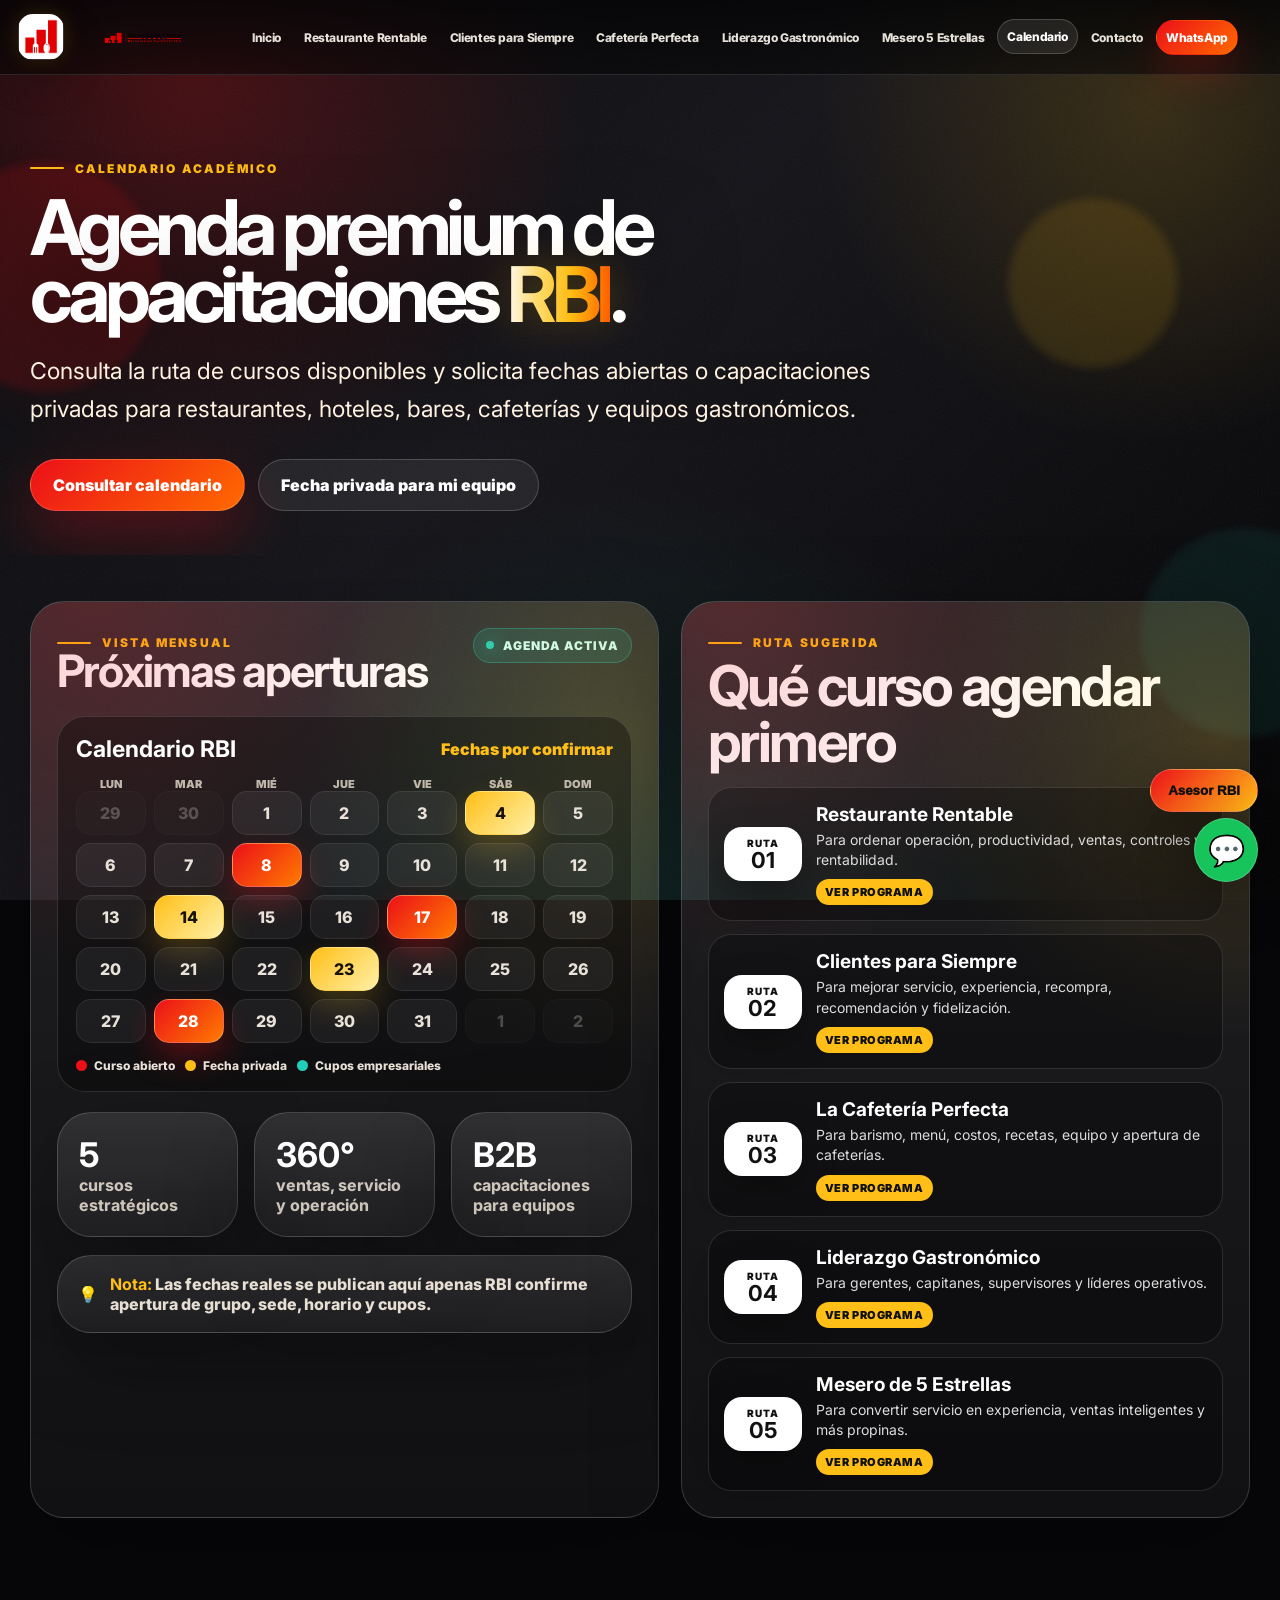
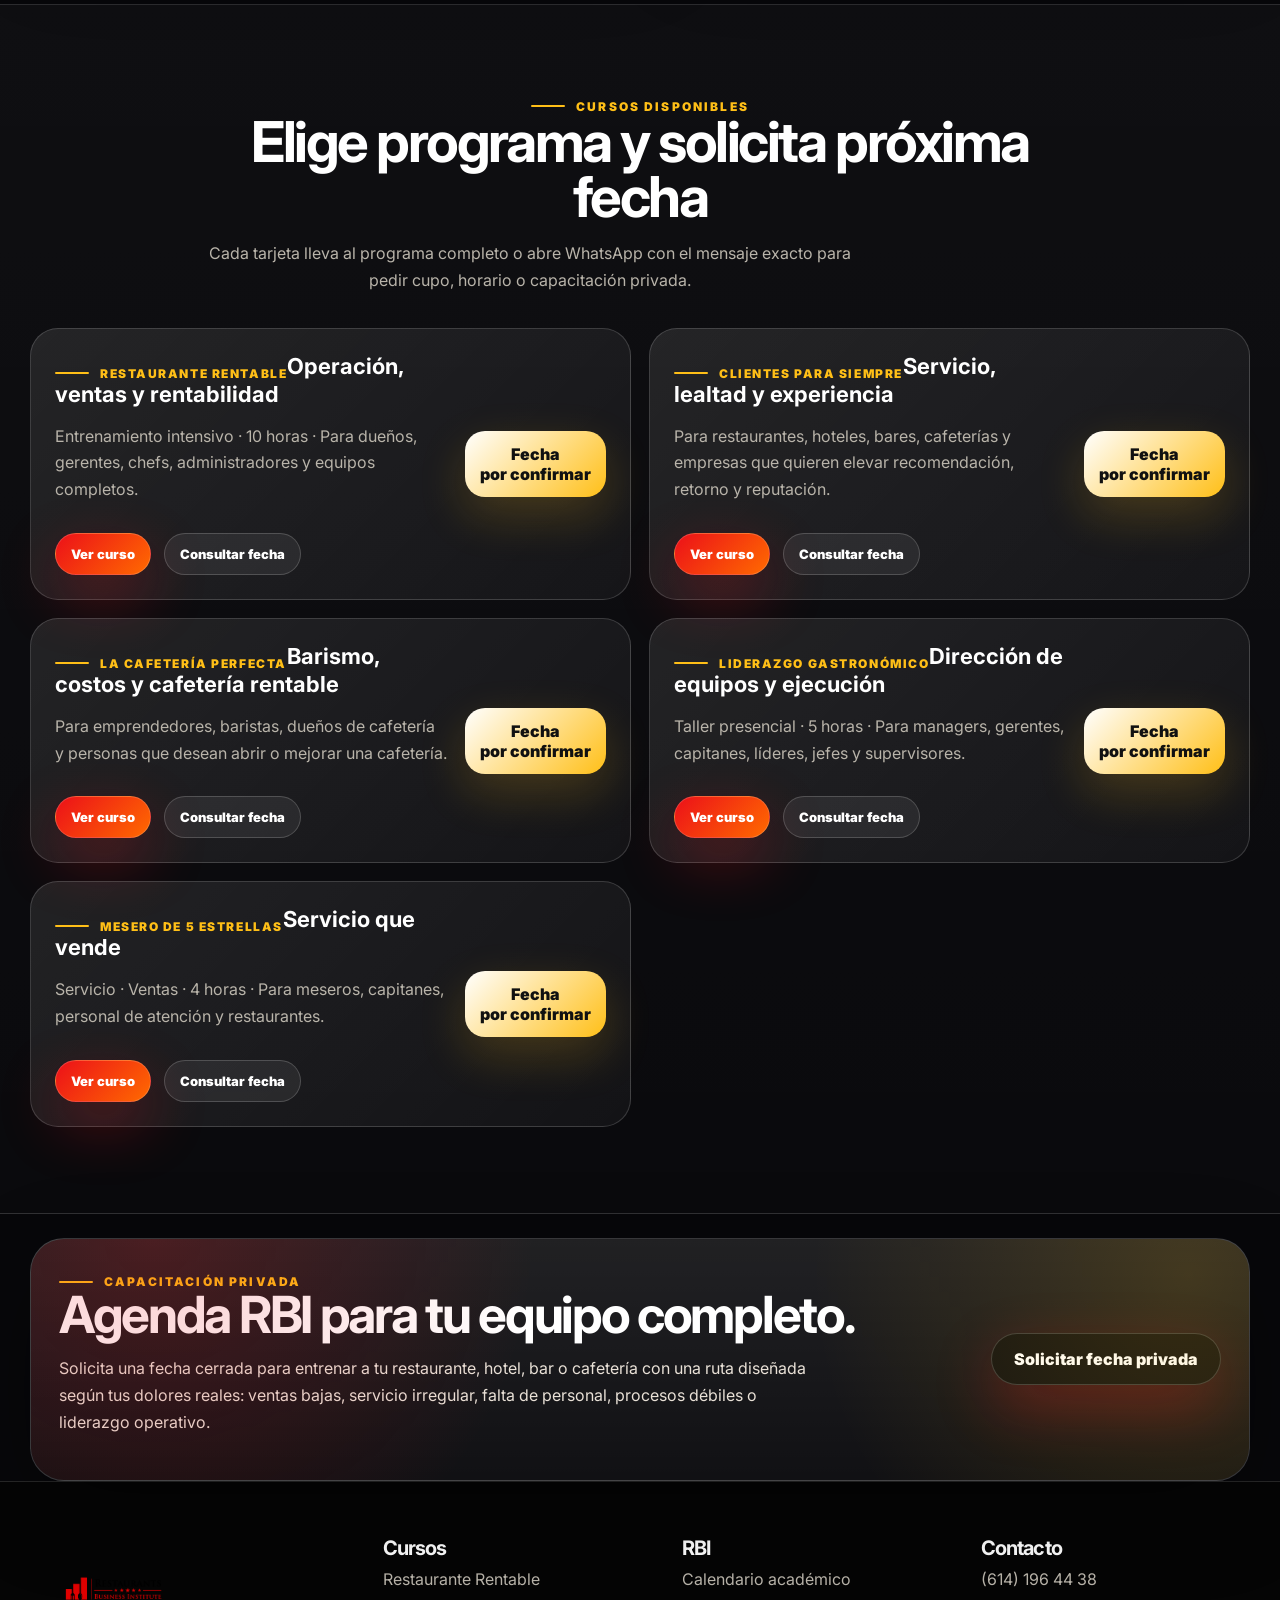
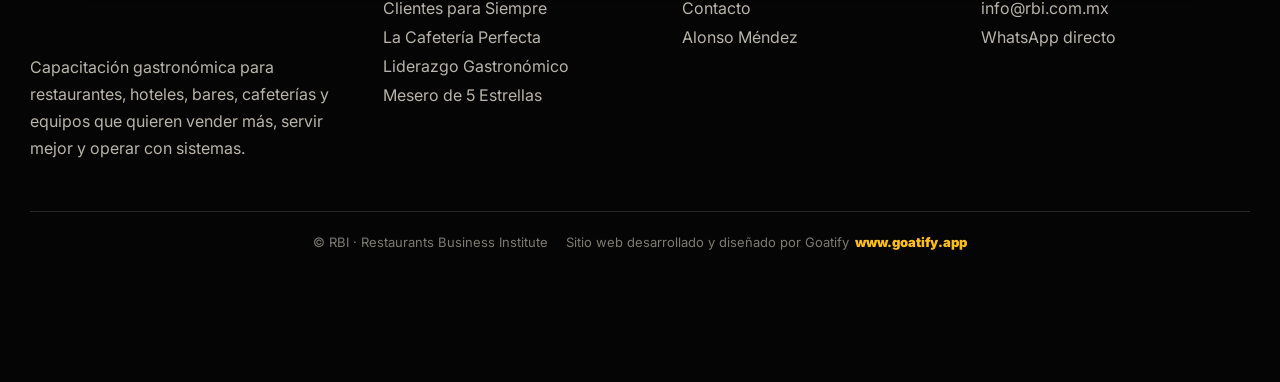
<file: calendario/index.html>
<!doctype html>
<html lang="es">
<head>
  <meta charset="utf-8">
  <meta name="viewport" content="width=device-width, initial-scale=1">
  <title>Calendario Académico RBI | Fechas de cursos gastronómicos</title>
  <meta name="description" content="Consulta próximas fechas de cursos RBI, entrenamientos privados y capacitaciones para restaurantes, hoteles, bares, cafeterías y equipos gastronómicos.">
  <meta name="keywords" content="RBI, Restaurants Business Institute, capacitación gastronómica, cursos para restaurantes, escuela de negocios gastronómicos, barismo, cafetería rentable, servicio al cliente, ventas para restaurantes, liderazgo gastronómico, meseros, hoteles, bares, cafeterías, México">
  <meta name="robots" content="index, follow, max-image-preview:large, max-snippet:-1, max-video-preview:-1">
  <meta name="author" content="RBI · Restaurants Business Institute">
  <meta name="theme-color" content="#060607">
  <meta property="og:locale" content="es_MX">
  <meta name="format-detection" content="telephone=no">
  <meta name="geo.region" content="MX">
  <meta name="geo.placename" content="México">
  <link rel="canonical" href="https://www.rbi.com.mx/calendario/">
  <meta property="og:type" content="website">
  <meta property="og:site_name" content="RBI · Restaurants Business Institute">
  <meta property="og:title" content="Calendario Académico RBI | Fechas de cursos gastronómicos">
  <meta property="og:description" content="Consulta próximas fechas de cursos RBI, entrenamientos privados y capacitaciones para restaurantes, hoteles, bares, cafeterías y equipos gastronómicos.">
  <meta property="og:url" content="https://www.rbi.com.mx/calendario/">
  <meta name="twitter:card" content="summary_large_image">
  <meta name="twitter:title" content="Calendario Académico RBI | Fechas de cursos gastronómicos">
  <meta name="twitter:description" content="Consulta próximas fechas de cursos RBI, entrenamientos privados y capacitaciones para restaurantes, hoteles, bares, cafeterías y equipos gastronómicos.">
  <script type="application/ld+json" id="rbi-seo-schema">{"@context":"https://schema.org","@type":"WebPage","name":"Calendario Académico RBI - Fechas de cursos gastronómicos","description":"Consulta próximas fechas de cursos RBI, entrenamientos privados y capacitaciones para restaurantes, hoteles, bares, cafeterías y equipos gastronómicos.","url":"https://www.rbi.com.mx/calendario/","provider":{"@type":"EducationalOrganization","name":"RBI · Restaurants Business Institute","url":"https://www.rbi.com.mx/"}}</script>

  <link rel="icon" href="[data-uri]">
  <link rel="preconnect" href="https://fonts.googleapis.com">
  <link rel="preconnect" href="https://fonts.gstatic.com" crossorigin>
  <link href="https://fonts.googleapis.com/css2?family=Inter:wght@500;700;800;900&display=swap" rel="stylesheet">
  <link rel="stylesheet" href="../assets/css/style.css">
  <style id="rbi-inline-critical">

:root{
  --ink:#070707;--black:#09090b;--charcoal:#111114;--panel:#18191d;--panel2:#202126;
  --white:#ffffff;--soft:#f5f2eb;--muted:#b9b4aa;--line:rgba(255,255,255,.14);
  --red:#ec1019;--red2:#9d050b;--gold:#ffbf17;--teal:#22ceb8;--green:#009b67;--purple:#7b65ff;
  --shadow:0 30px 90px rgba(0,0,0,.45);--radius:30px;--max:1220px;
}
*{box-sizing:border-box}html{scroll-behavior:smooth}body{margin:0;font-family:Inter,ui-sans-serif,system-ui,-apple-system,"Segoe UI",Roboto,Arial,sans-serif;background:#060607;color:var(--white);overflow-x:hidden}a{text-decoration:none;color:inherit}img{display:block;max-width:100%}p{color:var(--muted);line-height:1.68}.noise{position:fixed;inset:0;pointer-events:none;z-index:-1;background:radial-gradient(circle at 15% 9%,rgba(236,16,25,.25),transparent 29%),radial-gradient(circle at 90% 12%,rgba(255,191,23,.16),transparent 24%),radial-gradient(circle at 50% 100%,rgba(34,206,184,.13),transparent 38%),linear-gradient(135deg,#08080a 0%,#141318 42%,#030304 100%)}.noise:after{content:"";position:absolute;inset:0;opacity:.13;background-image:url("data:image/svg+xml,%3Csvg xmlns='http://www.w3.org/2000/svg' width='180' height='180'%3E%3Cfilter id='n'%3E%3CfeTurbulence type='fractalNoise' baseFrequency='.85' numOctaves='2' stitchTiles='stitch'/%3E%3C/filter%3E%3Crect width='180' height='180' filter='url(%23n)' opacity='.45'/%3E%3C/svg%3E")}.orb{position:fixed;border-radius:50%;filter:blur(4px);opacity:.55;pointer-events:none;z-index:-1;animation:drift 11s ease-in-out infinite}.orb.one{width:230px;height:230px;background:rgba(236,16,25,.28);left:-70px;top:18%}.orb.two{width:170px;height:170px;background:rgba(255,191,23,.22);right:8%;top:22%;animation-delay:2s}.orb.three{width:210px;height:210px;background:rgba(34,206,184,.15);right:-70px;bottom:18%;animation-delay:4s}@keyframes drift{0%,100%{transform:translate3d(0,0,0) scale(1)}50%{transform:translate3d(22px,-34px,0) scale(1.12)}}
.site-header{position:sticky;top:0;z-index:100;display:flex;justify-content:center;padding:14px 18px;background:linear-gradient(180deg,rgba(5,5,6,.84),rgba(5,5,6,.54));backdrop-filter:blur(22px);border-bottom:1px solid var(--line)}.nav-shell{width:min(var(--max),100%);display:flex;align-items:center;justify-content:space-between;gap:22px}.brand{display:flex;align-items:center;gap:12px}.brand img{width:154px;filter:drop-shadow(0 0 18px rgba(255,255,255,.12))}.brand-mark{width:46px;height:46px;border-radius:15px;background:linear-gradient(135deg,var(--red),var(--gold));display:grid;place-items:center;font-weight:1000;color:#111;box-shadow:0 18px 45px rgba(236,16,25,.28)}.main-nav{display:flex;align-items:center;gap:5px}.nav-link{font-size:13px;font-weight:800;color:#e6e1d8;border:1px solid transparent;border-radius:999px;padding:10px 12px;transition:.22s;white-space:nowrap}.nav-link:hover,.nav-link.active{background:rgba(255,255,255,.09);border-color:rgba(255,255,255,.18);color:#fff;transform:translateY(-1px)}.nav-cta{background:linear-gradient(135deg,var(--red),#ff6a00);box-shadow:0 16px 40px rgba(236,16,25,.25);color:#fff}.menu-btn{display:none;width:46px;height:46px;border:1px solid var(--line);border-radius:15px;background:rgba(255,255,255,.08);padding:10px}.menu-btn span{display:block;height:2px;background:#fff;margin:6px 2px;border-radius:9px}.container{width:min(var(--max),calc(100% - 40px));margin-inline:auto}.hero{position:relative;padding:72px 0 70px;min-height:calc(100vh - 75px);display:grid;align-items:center}.hero-grid{display:grid;grid-template-columns:1.05fr .95fr;gap:54px;align-items:center}.eyebrow{display:inline-flex;align-items:center;gap:11px;font-size:12px;letter-spacing:.18em;text-transform:uppercase;color:var(--gold);font-weight:1000}.eyebrow:before{content:"";width:34px;height:2px;background:currentColor;border-radius:4px}.display{font-size:clamp(48px,7.5vw,104px);line-height:.88;letter-spacing:-.075em;margin:18px 0}.display .stroke{color:transparent;-webkit-text-stroke:1.2px rgba(255,255,255,.75);text-shadow:none}.display .hot{background:linear-gradient(90deg,var(--gold),#fff 25%,var(--red) 72%);-webkit-background-clip:text;background-clip:text;color:transparent;text-shadow:0 0 55px rgba(236,16,25,.18)}h1,h2,h3,h4{margin:0;letter-spacing:-.045em}h1{font-size:clamp(42px,6vw,82px);line-height:.92}h2{font-size:clamp(34px,4.4vw,62px);line-height:.98}h3{font-size:clamp(22px,2.4vw,32px)}h4{font-size:20px}.lead{font-size:clamp(18px,2.15vw,23px);max-width:750px;color:#e6e0d4}.hero-actions,.actions{display:flex;flex-wrap:wrap;gap:13px;margin-top:30px}.btn{display:inline-flex;align-items:center;justify-content:center;gap:10px;min-height:52px;padding:14px 22px;border-radius:999px;border:1px solid rgba(255,255,255,.18);background:linear-gradient(135deg,var(--red),#ff6a00);font-weight:1000;box-shadow:0 22px 60px rgba(236,16,25,.32);transition:.22s}.btn:hover{transform:translateY(-3px);box-shadow:0 28px 75px rgba(236,16,25,.46)}.btn.ghost{background:rgba(255,255,255,.07);box-shadow:none;color:#fff}.btn.dark{background:#111;color:#fff}.btn.small{min-height:42px;padding:10px 15px;font-size:13px}.btn.gold{background:linear-gradient(135deg,var(--gold),#ff7b00);color:#15100a}.metrics{display:grid;grid-template-columns:repeat(3,1fr);gap:12px;margin-top:32px;max-width:720px}.metric{padding:15px 16px;border:1px solid var(--line);border-radius:20px;background:rgba(255,255,255,.06);backdrop-filter:blur(20px)}.metric b{font-size:26px;color:#fff}.metric span{display:block;color:var(--muted);font-size:12px;margin-top:2px}.hero-visual{position:relative}.stage{position:relative;border:1px solid rgba(255,255,255,.18);border-radius:42px;min-height:620px;background:linear-gradient(135deg,rgba(255,255,255,.13),rgba(255,255,255,.04));box-shadow:var(--shadow);overflow:hidden}.stage:before{content:"";position:absolute;inset:-10% -40% auto auto;width:80%;height:55%;background:linear-gradient(135deg,var(--red),var(--gold));transform:rotate(-12deg);opacity:.92;border-radius:0 0 0 90px}.stage:after{content:"RBI";position:absolute;left:-16px;top:30px;font-size:150px;line-height:1;font-weight:1000;color:rgba(255,255,255,.055);letter-spacing:-.08em}.stage .person{position:absolute;right:-20px;bottom:0;width:88%;height:94%;object-fit:cover;object-position:center top;filter:drop-shadow(-24px 12px 60px rgba(0,0,0,.5))}.stage-card{position:absolute;left:22px;bottom:22px;right:22px;background:rgba(6,6,7,.78);backdrop-filter:blur(16px);border:1px solid var(--line);border-radius:26px;padding:18px}.stage-card strong{font-size:21px}.signature-float{width:180px;margin-top:8px;opacity:.95}.bubble{position:absolute;border-radius:999px;background:rgba(255,255,255,.92);color:#111;font-weight:1000;padding:12px 16px;box-shadow:0 20px 55px rgba(0,0,0,.32);animation:float 5.5s ease-in-out infinite}.bubble.b1{top:110px;left:-22px}.bubble.b2{right:-18px;top:240px;background:var(--gold)}.bubble.b3{left:45px;bottom:140px;background:var(--teal)}@keyframes float{0%,100%{transform:translateY(0)}50%{transform:translateY(-15px)}}.section{padding:86px 0}.section.soft{background:linear-gradient(180deg,rgba(255,255,255,.035),rgba(255,255,255,.015));border-block:1px solid var(--line)}.section-head{display:flex;justify-content:space-between;gap:30px;align-items:flex-end;margin-bottom:34px}.section-head.center{display:block;text-align:center;max-width:870px;margin-inline:auto}.section-head.center .eyebrow{justify-content:center}.section-head p{max-width:650px}.grid{display:grid;gap:20px}.grid.three{grid-template-columns:repeat(3,1fr)}.grid.two{grid-template-columns:repeat(2,1fr)}.card{position:relative;border:1px solid var(--line);background:linear-gradient(180deg,rgba(255,255,255,.095),rgba(255,255,255,.045));border-radius:var(--radius);padding:27px;box-shadow:0 20px 70px rgba(0,0,0,.25);overflow:hidden}.card:before{content:"";position:absolute;inset:0;background:radial-gradient(circle at 20% 0,rgba(255,255,255,.14),transparent 30%);pointer-events:none}.card .num{display:inline-grid;place-items:center;width:48px;height:48px;border-radius:16px;background:linear-gradient(135deg,var(--red),var(--gold));color:#111;font-weight:1000;margin-bottom:18px}.route{display:grid;grid-template-columns:repeat(5,1fr);gap:14px}.route-step{position:relative;padding:22px;border-radius:26px;background:#0f1013;border:1px solid var(--line);min-height:190px;overflow:hidden}.route-step b{font-size:42px;color:rgba(255,255,255,.16);line-height:1}.route-step h3{font-size:20px;margin:20px 0 8px}.route-step:nth-child(1){border-top:4px solid var(--red)}.route-step:nth-child(2){border-top:4px solid var(--purple)}.route-step:nth-child(3){border-top:4px solid var(--gold)}.route-step:nth-child(4){border-top:4px solid var(--teal)}.route-step:nth-child(5){border-top:4px solid var(--green)}.course-grid{display:grid;grid-template-columns:repeat(5,1fr);gap:18px}.course-tile{position:relative;min-height:430px;border-radius:34px;overflow:hidden;border:1px solid var(--line);box-shadow:var(--shadow);background:#141414;transition:.28s}.course-tile:hover{transform:translateY(-8px) scale(1.01)}.course-tile img{position:absolute;inset:0;width:100%;height:100%;object-fit:cover;opacity:.72;transition:.35s}.course-tile:hover img{transform:scale(1.06);opacity:.9}.course-tile:after{content:"";position:absolute;inset:0;background:linear-gradient(180deg,transparent 5%,rgba(0,0,0,.2) 36%,rgba(0,0,0,.92) 100%)}.tile-content{position:absolute;z-index:2;left:18px;right:18px;bottom:18px}.tile-icon{font-size:32px}.tile-kicker{font-size:11px;letter-spacing:.16em;text-transform:uppercase;color:var(--gold);font-weight:1000}.tile-content h3{font-size:24px;margin:8px 0}.tile-content p{font-size:14px;margin:0 0 15px;color:#e8e1d7}.chip-row{display:flex;flex-wrap:wrap;gap:8px}.chip{font-size:12px;font-weight:800;color:#fff;background:rgba(255,255,255,.12);border:1px solid var(--line);border-radius:999px;padding:7px 9px}.authority-grid{display:grid;grid-template-columns:.9fr 1.1fr;gap:40px;align-items:center}.photo-frame{border-radius:38px;overflow:hidden;border:1px solid var(--line);box-shadow:var(--shadow);background:#fff}.photo-frame img{width:100%;height:650px;object-fit:cover;object-position:center top}.authority-list{display:grid;grid-template-columns:repeat(2,1fr);gap:12px;margin-top:24px}.authority-item{border:1px solid var(--line);border-radius:20px;padding:16px;background:rgba(255,255,255,.06)}.authority-item b{display:block;color:var(--gold);margin-bottom:4px}.gallery{display:flex;gap:16px;overflow-x:auto;scroll-snap-type:x mandatory;padding:8px 0 18px}.gallery img{height:250px;min-width:250px;object-fit:cover;border-radius:22px;border:1px solid var(--line);box-shadow:0 15px 45px rgba(0,0,0,.25);scroll-snap-align:start}.cta-band{position:relative;overflow:hidden;margin:70px auto 0;border-radius:42px;padding:42px;background:linear-gradient(135deg,var(--red),#ff6000 58%,var(--gold));color:#111;box-shadow:0 35px 100px rgba(236,16,25,.28);display:grid;grid-template-columns:1.2fr auto;gap:24px;align-items:center}.cta-band h2,.cta-band p{color:#111}.cta-band p{font-weight:700}.footer{background:#050505;border-top:1px solid var(--line);padding:54px 0 26px}.footer-grid{display:grid;grid-template-columns:1.2fr repeat(3,1fr);gap:30px}.footer img{width:170px}.footer a{display:block;color:var(--muted);margin:9px 0}.footer-bottom{margin-top:34px;padding-top:22px;border-top:1px solid var(--line);display:flex;justify-content:space-between;gap:18px;flex-wrap:wrap;color:#7e7a72;font-size:13px}
/* Course pages */
.course-hero{padding:72px 0 54px}.course-shell{position:relative;display:grid;grid-template-columns:1.04fr .86fr;gap:44px;align-items:center}.course-copy{position:relative;z-index:2}.course-copy .display{font-size:clamp(46px,6.2vw,88px)}.accent-red{--accent:var(--red)}.accent-teal{--accent:var(--teal)}.accent-green{--accent:var(--green)}.accent-purple{--accent:var(--purple)}.accent-gold{--accent:var(--gold)}.accent-red .eyebrow,.accent-red .hot{color:var(--red)}.accent-teal .eyebrow,.accent-teal .hot{color:var(--teal)}.accent-green .eyebrow,.accent-green .hot{color:var(--green)}.accent-purple .eyebrow,.accent-purple .hot{color:var(--purple)}.accent-gold .eyebrow,.accent-gold .hot{color:var(--gold)}.course-media-card{position:relative;border-radius:42px;overflow:hidden;min-height:650px;border:1px solid var(--line);box-shadow:var(--shadow);background:#111;transform:rotate(1deg)}.course-media-card img{width:100%;height:650px;object-fit:cover}.course-media-card:after{content:"";position:absolute;inset:0;background:linear-gradient(180deg,transparent 0%,rgba(0,0,0,.55) 100%)}.course-floating{position:absolute;z-index:2;left:24px;right:24px;bottom:24px;border:1px solid var(--line);border-radius:24px;background:rgba(0,0,0,.72);backdrop-filter:blur(16px);padding:18px}.problem-grid{display:grid;grid-template-columns:repeat(4,1fr);gap:14px}.problem{border-radius:24px;background:rgba(255,255,255,.07);border:1px solid var(--line);padding:22px}.problem b{font-size:25px;color:var(--accent)}.learn-list{counter-reset:item;display:grid;grid-template-columns:repeat(2,1fr);gap:15px}.learn-item{counter-increment:item;display:flex;gap:14px;padding:18px;border-radius:22px;background:rgba(255,255,255,.065);border:1px solid var(--line);color:#eee}.learn-item:before{content:counter(item,decimal-leading-zero);font-weight:1000;color:var(--accent);min-width:36px}.split{display:grid;grid-template-columns:.88fr 1.12fr;gap:42px;align-items:center}.image-stack{position:relative}.image-stack img{border-radius:34px;border:1px solid var(--line);box-shadow:var(--shadow)}.image-stack .mini{position:absolute;width:42%;right:-16px;bottom:-28px;border:8px solid #070707}.include-grid{display:grid;grid-template-columns:repeat(3,1fr);gap:18px}.include{border:1px solid var(--line);border-radius:24px;background:rgba(255,255,255,.065);padding:22px;min-height:140px}.include .mark{width:42px;height:42px;border-radius:14px;display:grid;place-items:center;background:var(--accent);color:#111;font-weight:1000;margin-bottom:12px}.result-grid{display:grid;grid-template-columns:repeat(6,1fr);gap:12px}.result{min-height:120px;display:grid;place-items:center;text-align:center;border:1px solid color-mix(in srgb,var(--accent) 45%, rgba(255,255,255,.14));border-radius:22px;background:linear-gradient(180deg,color-mix(in srgb,var(--accent) 14%, transparent),rgba(255,255,255,.045));font-weight:1000}.calendar-grid{display:grid;grid-template-columns:repeat(2,1fr);gap:18px}.schedule-card{border:1px solid var(--line);border-radius:28px;background:rgba(255,255,255,.065);padding:24px;display:grid;grid-template-columns:1fr auto;gap:18px;align-items:center}.schedule-card strong{font-size:22px}.date-pill{border:1px solid rgba(255,255,255,.18);background:#fff;color:#111;border-radius:20px;padding:13px 15px;text-align:center;font-weight:1000;min-width:120px}.contact-grid{display:grid;grid-template-columns:.9fr 1.1fr;gap:26px}.contact-card{border:1px solid var(--line);border-radius:30px;background:rgba(255,255,255,.07);padding:28px}.contact-list a{display:flex;align-items:center;gap:12px;margin:13px 0;padding:14px;border-radius:18px;background:rgba(255,255,255,.06);border:1px solid var(--line)}.form-box{display:grid;gap:12px}.form-box input,.form-box select,.form-box textarea{width:100%;background:rgba(255,255,255,.09);border:1px solid var(--line);color:#fff;border-radius:18px;padding:15px;font:inherit}.form-box textarea{min-height:140px}.form-box input::placeholder,.form-box textarea::placeholder{color:#aaa}.bot-launch,.wa-float{position:fixed;right:22px;border-radius:999px;z-index:150;border:1px solid rgba(255,255,255,.22);box-shadow:0 20px 55px rgba(0,0,0,.38);transition:.22s}.wa-float{bottom:22px;width:64px;height:64px;display:grid;place-items:center;background:#16c45b;color:white;font-size:30px}.bot-launch{bottom:96px;background:linear-gradient(135deg,var(--red),var(--gold));color:#111;padding:13px 17px;font-weight:1000}.bot-launch:hover,.wa-float:hover{transform:translateY(-3px)}.chatbot{position:fixed;right:22px;bottom:174px;width:min(420px,calc(100vw - 36px));max-height:70vh;background:rgba(12,12,14,.96);border:1px solid var(--line);border-radius:28px;box-shadow:0 35px 120px rgba(0,0,0,.6);z-index:160;display:none;overflow:hidden;backdrop-filter:blur(20px)}.chatbot.open{display:block}.bot-head{padding:18px 18px;background:linear-gradient(135deg,rgba(236,16,25,.35),rgba(255,191,23,.2));display:flex;justify-content:space-between;align-items:center}.bot-head b{display:block}.bot-head small{color:#e5dfd5}.bot-close{background:rgba(0,0,0,.35);border:1px solid var(--line);color:#fff;border-radius:12px;width:36px;height:36px}.bot-body{padding:16px;overflow:auto;max-height:calc(70vh - 82px)}.msg{margin:10px 0;padding:12px 14px;border-radius:18px;max-width:92%;font-size:14px;line-height:1.45}.msg.bot{background:rgba(255,255,255,.09);border:1px solid var(--line)}.msg.user{background:linear-gradient(135deg,var(--red),#ff6a00);margin-left:auto;color:#fff}.quick{display:flex;flex-wrap:wrap;gap:8px;margin:12px 0}.quick button,.quick a{border:1px solid var(--line);background:rgba(255,255,255,.08);color:#fff;border-radius:999px;padding:9px 11px;font-weight:800;font-size:12px;cursor:pointer}.quick a.whats{background:#16c45b;color:#fff}.bot-input{display:flex;gap:8px;margin-top:12px}.bot-input input{flex:1;border-radius:16px;border:1px solid var(--line);background:rgba(255,255,255,.08);color:#fff;padding:12px}.bot-input button{border:0;border-radius:16px;background:var(--gold);color:#111;font-weight:1000;padding:0 14px}.reveal{opacity:0;transform:translateY(24px);transition:.65s ease}.reveal.in{opacity:1;transform:none}.marquee{display:flex;gap:20px;overflow:hidden;mask-image:linear-gradient(90deg,transparent,#000 10%,#000 90%,transparent)}.marquee-track{display:flex;gap:20px;animation:marquee 35s linear infinite}.marquee img{height:210px;min-width:210px;object-fit:cover;border-radius:22px;border:1px solid var(--line)}@keyframes marquee{to{transform:translateX(-50%)}}.hidden{display:none!important}.form-box select option{background:#111827;color:#fff}.form-box button{cursor:pointer}.form-box button:disabled{opacity:.65;cursor:not-allowed}.form-note{font-size:13px;color:var(--muted);margin:0}.form-box input:focus,.form-box select:focus,.form-box textarea:focus{outline:2px solid rgba(255,191,23,.55);border-color:rgba(255,191,23,.75)}
@media(max-width:1180px){.course-grid{grid-template-columns:repeat(3,1fr)}.route{grid-template-columns:repeat(3,1fr)}.result-grid{grid-template-columns:repeat(3,1fr)}.problem-grid{grid-template-columns:repeat(2,1fr)}}
@media(max-width:920px){.main-nav{position:fixed;left:18px;right:18px;top:78px;display:none;flex-direction:column;align-items:stretch;background:rgba(10,10,12,.96);border:1px solid var(--line);border-radius:24px;padding:14px}.main-nav.open{display:flex}.menu-btn{display:block}.hero-grid,.course-shell,.split,.authority-grid,.contact-grid{grid-template-columns:1fr}.stage,.course-media-card{min-height:540px}.course-grid{grid-template-columns:repeat(2,1fr)}.route{grid-template-columns:repeat(2,1fr)}.grid.three,.grid.two,.include-grid,.calendar-grid{grid-template-columns:1fr}.section-head{display:block}.metrics{grid-template-columns:1fr 1fr}.footer-grid{grid-template-columns:1fr 1fr}.cta-band{grid-template-columns:1fr}.photo-frame img{height:520px}}
@media(max-width:620px){.container{width:min(100% - 28px,var(--max))}.hero{padding-top:42px}.display{font-size:45px}.course-grid,.route,.learn-list,.problem-grid,.result-grid{grid-template-columns:1fr}.stage{min-height:470px}.stage .person{width:100%;right:-55px}.bubble{display:none}.metrics{grid-template-columns:1fr}.footer-grid{grid-template-columns:1fr}.schedule-card{grid-template-columns:1fr}.bot-launch{right:16px;bottom:86px}.wa-float{right:16px;bottom:16px}.chatbot{right:12px;bottom:156px;width:calc(100vw - 24px)}.gallery img{height:210px;min-width:210px}.course-media-card,.course-media-card img{min-height:480px;height:480px}}

/* === RBI V3 emergency inline lock: evita que el sitio salga plano si no carga assets/css desde ZIP === */
html,body{min-height:100%;}body{background:#07070a!important;color:#fff!important}main{display:block}.site-header{display:block}.brand img{max-height:46px}.course-tile img,.photo-frame img,.course-media-card img,.image-stack img,.person{object-fit:cover}.nav-link{white-space:nowrap}.chat-widget,.wa-float{z-index:9999}.rbi-open-note{display:none!important}
@media(max-width:760px){.display{font-size:clamp(2.1rem,10vw,4.4rem)!important}.hero-actions,.actions{align-items:stretch}.btn{text-align:center}.main-nav.open{display:flex!important}.brand img{max-width:170px}}

  

/* === RBI V4 FIXES: menú con nombres reales, tarjetas más legibles y calendario premium === */
@media (min-width:921px){
  .nav-shell{gap:12px;max-width:1380px}.brand img{width:126px}.main-nav{gap:3px;flex:1;justify-content:flex-end}.nav-link{font-size:11.4px;padding:9px 7px;letter-spacing:-.03em}.nav-cta{padding-inline:11px}
}
@media (min-width:1180px){.brand img{width:136px}.nav-link{font-size:12px;padding:9px 9px}}
@media (min-width:1360px){.brand img{width:148px}.nav-link{font-size:12.5px;padding:10px 10px}}
.course-tile img{opacity:.45!important;filter:saturate(1.06) contrast(1.05)}
.course-tile:hover img{opacity:.62!important;transform:scale(1.06)}
.course-tile:after{background:linear-gradient(180deg,rgba(0,0,0,.28) 0%,rgba(0,0,0,.58) 38%,rgba(0,0,0,.96) 100%)!important}
.course-tile .tile-content{left:14px;right:14px;bottom:14px;background:linear-gradient(180deg,rgba(12,12,14,.72),rgba(5,5,6,.92));border:1px solid rgba(255,255,255,.18);border-radius:24px;padding:16px;backdrop-filter:blur(14px);box-shadow:0 18px 55px rgba(0,0,0,.45)}
.tile-content h3,.tile-content p,.tile-kicker,.chip{text-shadow:0 3px 18px rgba(0,0,0,.75)}
.tile-content h3{font-size:clamp(21px,1.9vw,27px)}.tile-content p{color:#fff!important;font-weight:650}.tile-kicker{color:#ffd25a!important}.chip{background:rgba(255,255,255,.18);border-color:rgba(255,255,255,.24)}
.calendar-hero{min-height:auto!important;padding:78px 0 44px!important;overflow:hidden}.calendar-hero .lead{max-width:850px}.calendar-hero .display{font-size:clamp(44px,6vw,88px)}
.calendar-premium{padding-top:46px}.calendar-board{display:grid;grid-template-columns:1.05fr .95fr;gap:22px;align-items:stretch}.calendar-panel,.agenda-panel,.private-panel,.calendar-stat,.calendar-note{position:relative;border:1px solid rgba(255,255,255,.16);background:linear-gradient(180deg,rgba(255,255,255,.105),rgba(255,255,255,.045));border-radius:34px;box-shadow:0 28px 90px rgba(0,0,0,.32);overflow:hidden}.calendar-panel:before,.agenda-panel:before,.private-panel:before{content:"";position:absolute;inset:0;background:radial-gradient(circle at 10% 0,rgba(236,16,25,.20),transparent 34%),radial-gradient(circle at 95% 15%,rgba(255,191,23,.16),transparent 32%);pointer-events:none}.calendar-panel{padding:26px}.agenda-panel{padding:26px}.cal-top{display:flex;justify-content:space-between;gap:16px;align-items:flex-start;margin-bottom:22px}.cal-top h2{font-size:clamp(28px,3.5vw,48px)}.status-pill{display:inline-flex;align-items:center;gap:9px;background:rgba(34,206,184,.14);border:1px solid rgba(34,206,184,.34);color:#ccfff7;border-radius:999px;padding:9px 12px;font-size:12px;font-weight:1000;text-transform:uppercase;letter-spacing:.08em}.status-pill:before{content:"";width:8px;height:8px;border-radius:50%;background:var(--teal);box-shadow:0 0 18px var(--teal)}.month-card{position:relative;z-index:1;background:rgba(0,0,0,.35);border:1px solid rgba(255,255,255,.13);border-radius:28px;padding:18px}.month-head{display:flex;align-items:center;justify-content:space-between;margin-bottom:14px}.month-head strong{font-size:23px}.month-head span{color:var(--gold);font-weight:1000}.weekdays,.month-grid{display:grid;grid-template-columns:repeat(7,1fr);gap:8px}.weekdays span{text-align:center;color:#bfb7aa;font-size:11px;text-transform:uppercase;font-weight:1000}.month-grid span{min-height:44px;border-radius:15px;display:grid;place-items:center;background:rgba(255,255,255,.06);border:1px solid rgba(255,255,255,.08);color:#e8e2d9;font-weight:800}.month-grid span.muted{opacity:.28}.month-grid span.hot-day{background:linear-gradient(135deg,var(--red),#ff7b00);color:#fff;box-shadow:0 14px 32px rgba(236,16,25,.32);border-color:rgba(255,255,255,.28)}.month-grid span.open-day{background:linear-gradient(135deg,var(--gold),#fff0a8);color:#17120b;box-shadow:0 14px 32px rgba(255,191,23,.22)}.calendar-legend{display:flex;flex-wrap:wrap;gap:10px;margin-top:15px}.calendar-legend span{display:inline-flex;align-items:center;gap:7px;font-size:12px;color:#e9e1d7;font-weight:800}.calendar-legend i{width:11px;height:11px;border-radius:50%;display:inline-block}.calendar-legend i.red{background:var(--red)}.calendar-legend i.gold{background:var(--gold)}.calendar-legend i.teal{background:var(--teal)}.agenda-list{position:relative;z-index:1;display:grid;gap:13px}.agenda-item{display:grid;grid-template-columns:auto 1fr;gap:14px;align-items:center;padding:15px;border-radius:23px;background:rgba(0,0,0,.28);border:1px solid rgba(255,255,255,.12);transition:.22s}.agenda-item:hover{transform:translateY(-3px);background:rgba(255,255,255,.08)}.agenda-date{width:78px;border-radius:18px;background:#fff;color:#111;text-align:center;padding:10px 8px;font-weight:1000;box-shadow:0 14px 35px rgba(0,0,0,.28)}.agenda-date small{display:block;font-size:10px;text-transform:uppercase;letter-spacing:.12em}.agenda-date b{display:block;font-size:22px;line-height:1}.agenda-copy strong{font-size:19px;display:block;color:#fff}.agenda-copy p{margin:4px 0 0;color:#ddd;font-size:14px;line-height:1.45}.agenda-copy .micro{display:inline-flex;margin-top:9px;color:#111;background:var(--gold);font-size:11px;font-weight:1000;border-radius:999px;padding:6px 9px;text-transform:uppercase;letter-spacing:.05em}.calendar-stats{display:grid;grid-template-columns:repeat(3,1fr);gap:16px;margin-top:20px}.calendar-stat{padding:21px}.calendar-stat b{font-size:34px;color:#fff}.calendar-stat span{display:block;color:#cfc7bc;font-weight:750}.schedule-card.pro{grid-template-columns:1fr auto;background:linear-gradient(135deg,rgba(255,255,255,.095),rgba(255,255,255,.04));border-color:rgba(255,255,255,.16)}.schedule-card.pro .eyebrow{letter-spacing:.13em}.date-pill.pro{background:linear-gradient(135deg,#fff,var(--gold));box-shadow:0 18px 48px rgba(255,191,23,.2);border:0}.private-panel{margin-top:24px;padding:28px;display:grid;grid-template-columns:1fr auto;gap:22px;align-items:center}.private-panel h2{font-size:clamp(30px,4vw,54px)}.private-panel p{max-width:760px;color:#e9e1d7}.calendar-note{padding:18px 20px;margin-top:18px;color:#e7dfd3;font-weight:800;display:flex;gap:12px;align-items:center}.calendar-note b{color:var(--gold)}
@media(max-width:920px){.calendar-board,.private-panel{grid-template-columns:1fr}.calendar-stats{grid-template-columns:1fr 1fr}.month-grid span{min-height:39px}.agenda-item{grid-template-columns:1fr}.agenda-date{width:100%;display:flex;justify-content:center;gap:8px;align-items:baseline}.schedule-card.pro{grid-template-columns:1fr}}
@media(max-width:620px){.calendar-stats{grid-template-columns:1fr}.calendar-panel,.agenda-panel,.private-panel{border-radius:26px;padding:20px}.month-grid,.weekdays{gap:5px}.month-grid span{min-height:34px;border-radius:11px;font-size:12px}.cal-top{display:block}.status-pill{margin-top:12px}.nav-link{font-size:13px}}

</style>

<style id="rbi-v8-main-courses-clean-responsive">
/* V8: ajuste quirúrgico SOLO para la sección del main "Los 5 cursos RBI" + cards 2 por fila en celular. */
#cursos .course-grid{
  display:grid!important;
  grid-template-columns:repeat(5,minmax(0,1fr))!important;
  gap:18px!important;
  align-items:stretch!important;
}
#cursos .course-tile,
#cursos .course-tile:nth-child(4),
#cursos .course-tile:nth-child(5){
  grid-column:auto!important;
  min-height:0!important;
  height:auto!important;
  aspect-ratio:857/1109!important;
  border-radius:28px!important;
  overflow:hidden!important;
  background:#08080a!important;
  border:1px solid rgba(255,255,255,.18)!important;
  box-shadow:0 24px 70px rgba(0,0,0,.34)!important;
  transform:none;
}
#cursos .course-tile:hover{
  transform:translateY(-6px)!important;
}
#cursos .course-tile img{
  position:absolute!important;
  inset:0!important;
  width:100%!important;
  height:100%!important;
  object-fit:contain!important;
  object-position:center!important;
  opacity:.98!important;
  filter:saturate(1.08) contrast(1.05) brightness(.78)!important;
  transform:none!important;
  background:#08080a!important;
}
#cursos .course-tile:hover img{
  opacity:1!important;
  filter:saturate(1.1) contrast(1.07) brightness(.84)!important;
  transform:none!important;
}
#cursos .course-tile::before{
  content:"";
  position:absolute;
  inset:0;
  z-index:1;
  background:
    linear-gradient(180deg, rgba(0,0,0,.08) 0%, rgba(0,0,0,.10) 38%, rgba(0,0,0,.54) 72%, rgba(0,0,0,.82) 100%),
    radial-gradient(circle at 50% 100%, rgba(0,0,0,.70), transparent 62%);
  pointer-events:none;
}
#cursos .course-tile::after{
  content:"";
  position:absolute;
  inset:0;
  z-index:1;
  background:linear-gradient(90deg, rgba(0,0,0,.16), transparent 28%, transparent 72%, rgba(0,0,0,.16));
  pointer-events:none;
}
#cursos .course-tile .tile-content,
#cursos .course-tile:nth-child(4) .tile-content,
#cursos .course-tile:nth-child(5) .tile-content{
  position:absolute!important;
  z-index:2!important;
  left:13px!important;
  right:13px!important;
  bottom:13px!important;
  width:auto!important;
  padding:0!important;
  background:transparent!important;
  border:0!important;
  border-radius:0!important;
  backdrop-filter:none!important;
  box-shadow:none!important;
}
#cursos .tile-icon{
  display:none!important;
}
#cursos .tile-kicker{
  display:block!important;
  color:#ffd35a!important;
  font-size:9.3px!important;
  line-height:1.25!important;
  letter-spacing:.11em!important;
  font-weight:1000!important;
  text-transform:uppercase!important;
}
#cursos .tile-content h3{
  color:#fff!important;
  font-size:clamp(17px,1.55vw,25px)!important;
  line-height:1.02!important;
  margin:6px 0 7px!important;
  letter-spacing:-.055em!important;
}
#cursos .tile-content p{
  color:#fff!important;
  font-size:11px!important;
  line-height:1.34!important;
  font-weight:800!important;
  margin:0 0 10px!important;
  display:-webkit-box!important;
  -webkit-line-clamp:3!important;
  -webkit-box-orient:vertical!important;
  overflow:hidden!important;
}
#cursos .tile-content h3,
#cursos .tile-content p,
#cursos .tile-kicker,
#cursos .chip{
  text-shadow:0 4px 20px rgba(0,0,0,.98),0 1px 3px rgba(0,0,0,1)!important;
}
#cursos .chip-row{
  display:flex!important;
  flex-wrap:wrap!important;
  gap:7px!important;
}
#cursos .chip{
  font-size:10.5px!important;
  font-weight:1000!important;
  padding:6px 8px!important;
  color:#fff!important;
  background:rgba(255,255,255,.18)!important;
  border:1px solid rgba(255,255,255,.30)!important;
  border-radius:999px!important;
}
@media(max-width:1100px){
  #cursos .course-grid{grid-template-columns:repeat(3,minmax(0,1fr))!important;}
  #cursos .tile-content p{-webkit-line-clamp:3!important;}
}
@media(max-width:720px){
  #cursos .course-grid{grid-template-columns:repeat(2,minmax(0,1fr))!important;gap:10px!important;}
  #cursos .course-tile,
  #cursos .course-tile:nth-child(4),
  #cursos .course-tile:nth-child(5){border-radius:20px!important;}
  #cursos .course-tile .tile-content,
  #cursos .course-tile:nth-child(4) .tile-content,
  #cursos .course-tile:nth-child(5) .tile-content{left:9px!important;right:9px!important;bottom:9px!important;}
  #cursos .tile-kicker{font-size:7.2px!important;letter-spacing:.07em!important;line-height:1.15!important;}
  #cursos .tile-content h3{font-size:15px!important;line-height:1.02!important;margin:4px 0 6px!important;}
  #cursos .tile-content p{display:none!important;}
  #cursos .chip{font-size:8.5px!important;padding:5px 6px!important;}
}
@media(max-width:620px){
  .course-grid{grid-template-columns:repeat(2,minmax(0,1fr))!important;gap:10px!important;}
  .grid.three,.grid.two,.problem-grid,.result-grid,.include-grid,.authority-list{
    grid-template-columns:repeat(2,minmax(0,1fr))!important;
    gap:12px!important;
  }
  .card,.problem-card,.result-card,.include-card,.authority-item{
    padding:14px!important;
    border-radius:18px!important;
  }
  .card h3,.problem-card h3,.result-card h3,.include-card h3,.authority-item h3{
    font-size:16px!important;
    line-height:1.08!important;
  }
  .card p,.problem-card p,.result-card p,.include-card p,.authority-item p{
    font-size:12px!important;
    line-height:1.35!important;
  }
}
</style>



<style id="rbi-v9-final-polish-seo-responsive">
/* V9: ajustes finales solicitados: hero más impactante, métricas mobile en una fila, cards 2x en celular, footer Goatify y flecha subir. */
.display .stroke{
  -webkit-text-stroke:0!important;
  color:transparent!important;
  background:linear-gradient(100deg,#ffffff 0%,#ffdf77 42%,#ffbf17 78%,#ff6a00 100%)!important;
  -webkit-background-clip:text!important;
  background-clip:text!important;
  text-shadow:0 0 38px rgba(255,191,23,.32),0 8px 38px rgba(0,0,0,.42)!important;
  filter:drop-shadow(0 0 10px rgba(255,191,23,.20));
}
.display{
  text-shadow:0 24px 80px rgba(0,0,0,.48);
}
.hero .lead{
  color:#f1eadf!important;
  text-shadow:0 2px 16px rgba(0,0,0,.34);
}
.scroll-top{
  position:fixed;
  right:94px;
  bottom:18px;
  width:54px;
  height:54px;
  border-radius:50%;
  border:1px solid rgba(255,255,255,.22);
  background:linear-gradient(135deg,#ffffff,#ffbf17 58%,#ff6a00);
  color:#14100a;
  display:grid;
  place-items:center;
  font-size:24px;
  font-weight:1000;
  box-shadow:0 18px 55px rgba(0,0,0,.38),0 0 26px rgba(255,191,23,.22);
  z-index:9998;
  cursor:pointer;
  opacity:0;
  visibility:hidden;
  transform:translateY(12px) scale(.94);
  transition:opacity .22s ease,transform .22s ease,visibility .22s ease;
}
.scroll-top.show{opacity:1;visibility:visible;transform:translateY(0) scale(1)}
.scroll-top:hover{transform:translateY(-4px) scale(1.03)}
@media(max-width:620px){
  .metrics{
    grid-template-columns:repeat(3,minmax(0,1fr))!important;
    gap:7px!important;
    max-width:100%!important;
  }
  .metric{
    padding:10px 6px!important;
    border-radius:14px!important;
    text-align:center!important;
  }
  .metric b{font-size:18px!important;line-height:1!important;display:block!important;}
  .metric span{font-size:9.2px!important;line-height:1.12!important;margin-top:5px!important;}
  .grid.three,.grid.two,.problem-grid,.result-grid,.include-grid,.authority-list,.calendar-grid{
    grid-template-columns:repeat(2,minmax(0,1fr))!important;
    gap:12px!important;
  }
  .promise-grid .card:nth-child(3){grid-column:1/-1!important;}
  .card,.problem-card,.result-card,.include-card,.authority-item,.calendar-card{
    padding:14px!important;
    border-radius:18px!important;
  }
  .card h3,.problem-card h3,.result-card h3,.include-card h3,.authority-item h3,.calendar-card h3{
    font-size:16px!important;
    line-height:1.08!important;
  }
  .card p,.problem-card p,.result-card p,.include-card p,.authority-item p,.calendar-card p{
    font-size:12px!important;
    line-height:1.35!important;
  }
  .scroll-top{right:82px;bottom:16px;width:48px;height:48px;font-size:21px;}
}
</style>



<style id="rbi-v11-final-responsive-goatify">
/* V11: ajustes solicitados — menú móvil visible, favicon en marca, footer Goatify clickable, flecha abajo izquierda, SEO/UX pulido. */
.brand-mark{
  color:transparent!important;
  font-size:0!important;
  background-image:url("[data-uri]")!important;
  background-size:cover!important;
  background-position:center!important;
  background-repeat:no-repeat!important;
  border:1px solid rgba(255,255,255,.18)!important;
  box-shadow:0 16px 42px rgba(0,0,0,.28),0 0 22px rgba(255,191,23,.16)!important;
}
.display{
  max-width:1000px!important;
  letter-spacing:-.072em!important;
  text-shadow:0 26px 82px rgba(0,0,0,.52)!important;
  text-wrap:balance;
}
.display .stroke{
  color:#fff7e8!important;
  -webkit-text-stroke:0!important;
  background:none!important;
  text-shadow:0 0 34px rgba(255,255,255,.20),0 12px 44px rgba(0,0,0,.46)!important;
  filter:none!important;
}
.display .hot{
  background:linear-gradient(90deg,#fff 0%,#ffdf77 30%,#ffbf17 62%,#ff5a00 100%)!important;
  -webkit-background-clip:text!important;
  background-clip:text!important;
  color:transparent!important;
  text-shadow:0 0 46px rgba(255,191,23,.28)!important;
}
.hero .lead{
  color:#fff2e1!important;
  text-shadow:0 3px 22px rgba(0,0,0,.42)!important;
}
.scroll-top{
  left:22px!important;
  right:auto!important;
  bottom:22px!important;
  width:50px!important;
  height:50px!important;
  background:rgba(255,255,255,.12)!important;
  color:#fff!important;
  border:1px solid rgba(255,255,255,.22)!important;
  backdrop-filter:blur(14px)!important;
  box-shadow:0 18px 50px rgba(0,0,0,.34)!important;
  z-index:145!important;
}
.scroll-top.show{opacity:.72!important;visibility:visible!important;transform:translateY(0) scale(1)!important;}
.scroll-top:hover{opacity:1!important;transform:translateY(-4px) scale(1.03)!important;}
.wa-float{right:22px!important;bottom:92px!important;z-index:145!important;}
.bot-launch{right:22px!important;bottom:166px!important;z-index:145!important;}
.chatbot{right:22px!important;bottom:246px!important;}
.footer{padding-bottom:132px!important;}
.footer-bottom{
  justify-content:center!important;
  align-items:center!important;
  text-align:center!important;
  gap:10px 18px!important;
}
.footer-bottom span{display:inline-flex;align-items:center;gap:6px;justify-content:center;flex-wrap:wrap;}
.footer-bottom a{
  display:inline!important;
  margin:0!important;
  color:#ffbf17!important;
  font-weight:900!important;
  text-decoration:none!important;
}
.footer-bottom a:hover{color:#fff!important;text-decoration:underline!important;}
@media(max-width:920px){
  .site-header{padding:10px 10px!important;}
  .nav-shell{
    display:grid!important;
    grid-template-columns:1fr!important;
    gap:8px!important;
    align-items:center!important;
  }
  .brand{gap:9px!important;width:max-content!important;}
  .brand-mark{width:38px!important;height:38px!important;border-radius:13px!important;}
  .brand img{width:142px!important;max-width:142px!important;}
  .menu-btn{display:none!important;}
  .main-nav{
    position:static!important;
    left:auto!important;right:auto!important;top:auto!important;
    display:flex!important;
    flex-direction:row!important;
    align-items:center!important;
    gap:6px!important;
    width:100%!important;
    overflow-x:auto!important;
    overflow-y:hidden!important;
    padding:0 0 3px!important;
    border:0!important;
    border-radius:0!important;
    background:transparent!important;
    backdrop-filter:none!important;
    scrollbar-width:none!important;
    -webkit-overflow-scrolling:touch!important;
  }
  .main-nav::-webkit-scrollbar{display:none!important;}
  .nav-link{
    flex:0 0 auto!important;
    font-size:10.5px!important;
    line-height:1!important;
    padding:8px 9px!important;
    border-radius:999px!important;
    letter-spacing:-.02em!important;
  }
  .nav-cta{padding-inline:11px!important;}
  .display{font-size:clamp(43px,12vw,76px)!important;line-height:.9!important;}
}
@media(max-width:620px){
  .container{width:min(100% - 24px,var(--max))!important;}
  .hero{padding-top:34px!important;}
  .display{font-size:clamp(41px,13vw,62px)!important;line-height:.91!important;}
  .hero .lead{font-size:16.5px!important;line-height:1.55!important;}
  .metrics{
    grid-template-columns:repeat(3,minmax(0,1fr))!important;
    gap:7px!important;
    max-width:100%!important;
  }
  .metric{
    padding:10px 5px!important;
    border-radius:14px!important;
    text-align:center!important;
    min-width:0!important;
  }
  .metric b{font-size:18px!important;line-height:1!important;display:block!important;}
  .metric span{font-size:8.8px!important;line-height:1.12!important;margin-top:5px!important;word-break:normal!important;}
  .course-grid,.route,.learn-list,.problem-grid,.result-grid,.include-grid,.calendar-grid,.authority-list,.grid.three,.grid.two{
    grid-template-columns:repeat(2,minmax(0,1fr))!important;
    gap:12px!important;
  }
  .promise-grid .card:nth-child(3){grid-column:1/-1!important;}
  .card,.problem-card,.result-card,.include-card,.authority-item,.calendar-card,.route-step{
    padding:13px!important;
    border-radius:18px!important;
  }
  .card .num{width:36px!important;height:36px!important;border-radius:12px!important;margin-bottom:10px!important;}
  .card h3,.problem-card h3,.result-card h3,.include-card h3,.authority-item h3,.calendar-card h3,.route-step h3{
    font-size:15.5px!important;
    line-height:1.08!important;
  }
  .card p,.problem-card p,.result-card p,.include-card p,.authority-item p,.calendar-card p,.route-step p{
    font-size:11.6px!important;
    line-height:1.34!important;
  }
  .course-tile{min-height:310px!important;border-radius:22px!important;}
  .tile-content{left:10px!important;right:10px!important;bottom:10px!important;}
  .tile-icon{font-size:22px!important;}
  .tile-kicker{font-size:8.2px!important;line-height:1.25!important;letter-spacing:.11em!important;}
  .tile-content h3{font-size:18px!important;line-height:1!important;margin:6px 0!important;}
  .tile-content p{font-size:11px!important;line-height:1.32!important;margin-bottom:9px!important;}
  .chip{font-size:9.5px!important;padding:5px 7px!important;}
  .footer{padding-bottom:170px!important;}
  .footer-bottom{
    display:flex!important;
    flex-direction:column!important;
    justify-content:center!important;
    text-align:center!important;
    line-height:1.55!important;
    padding-inline:16px!important;
  }
  .scroll-top{
    left:14px!important;
    bottom:16px!important;
    width:43px!important;
    height:43px!important;
    font-size:19px!important;
  }
  .wa-float{right:14px!important;bottom:86px!important;width:54px!important;height:54px!important;font-size:25px!important;}
  .bot-launch{right:14px!important;bottom:150px!important;padding:10px 13px!important;font-size:12px!important;}
  .chatbot{right:10px!important;bottom:212px!important;width:calc(100vw - 20px)!important;}
}
</style>



<style id="rbi-v12-mobile-menu-floating-fix">
/* V12: ajuste quirúrgico: menú móvil en 2 filas, WhatsApp arriba junto al logo y flotantes más abajo. */
@media(max-width:920px){
  .site-header{
    padding:9px 10px 10px!important;
  }
  .nav-shell{
    position:relative!important;
    display:grid!important;
    grid-template-columns:1fr!important;
    gap:8px!important;
    align-items:center!important;
    width:100%!important;
  }
  .brand{
    width:auto!important;
    max-width:calc(100% - 96px)!important;
    gap:8px!important;
  }
  .brand-mark{
    width:36px!important;
    height:36px!important;
    min-width:36px!important;
    border-radius:12px!important;
  }
  .brand img{
    width:118px!important;
    max-width:118px!important;
  }
  .menu-btn{
    display:none!important;
  }
  .main-nav{
    position:static!important;
    left:auto!important;
    right:auto!important;
    top:auto!important;
    display:grid!important;
    grid-template-columns:repeat(4,minmax(0,1fr))!important;
    align-items:stretch!important;
    gap:5px!important;
    width:100%!important;
    overflow:visible!important;
    padding:0!important;
    margin:0!important;
    border:0!important;
    border-radius:0!important;
    background:transparent!important;
    backdrop-filter:none!important;
  }
  .main-nav.open{
    display:grid!important;
  }
  .nav-link{
    min-width:0!important;
    width:100%!important;
    display:flex!important;
    align-items:center!important;
    justify-content:center!important;
    text-align:center!important;
    white-space:normal!important;
    font-size:9.4px!important;
    line-height:1.08!important;
    padding:7px 5px!important;
    min-height:34px!important;
    border-radius:999px!important;
    letter-spacing:-.04em!important;
  }
  .nav-cta{
    position:absolute!important;
    top:0!important;
    right:0!important;
    width:auto!important;
    min-width:82px!important;
    max-width:92px!important;
    min-height:36px!important;
    height:36px!important;
    padding:7px 10px!important;
    font-size:10px!important;
    line-height:1!important;
    white-space:nowrap!important;
    z-index:5!important;
    box-shadow:0 10px 28px rgba(236,16,25,.28)!important;
  }
}
@media(max-width:620px){
  .hero{
    padding-top:28px!important;
  }
  .display{
    font-size:clamp(39px,12.5vw,60px)!important;
  }
  .wa-float{
    right:14px!important;
    bottom:18px!important;
    width:54px!important;
    height:54px!important;
    font-size:25px!important;
  }
  .bot-launch{
    right:14px!important;
    bottom:82px!important;
    padding:10px 13px!important;
    font-size:12px!important;
  }
  .chatbot{
    right:10px!important;
    bottom:146px!important;
    width:calc(100vw - 20px)!important;
    max-height:calc(100vh - 178px)!important;
  }
}
@media(min-width:621px){
  .wa-float{
    bottom:18px!important;
  }
  .bot-launch{
    bottom:88px!important;
  }
  .chatbot{
    bottom:154px!important;
  }
}
</style>


<style id="rbi-v13-real-fix">

/* === RBI V13 REAL FIX: mobile header 2 rows + floating buttons lower + solid main title === */
.hero .display .stroke{
  color:#ffffff!important;
  -webkit-text-stroke:0!important;
  text-shadow:0 12px 42px rgba(236,16,25,.22),0 3px 18px rgba(0,0,0,.70)!important;
  background:linear-gradient(90deg,#ffffff 0%,#ffe9a8 46%,#ffffff 100%)!important;
  -webkit-background-clip:text!important;
  background-clip:text!important;
}

@media(max-width:920px){
  .site-header{
    position:sticky!important;
    top:0!important;
    padding:8px 8px 9px!important;
    overflow:visible!important;
  }
  .nav-shell{
    width:100%!important;
    max-width:none!important;
    display:grid!important;
    grid-template-columns:minmax(0,1fr) auto!important;
    grid-template-areas:"brand whats" "nav nav"!important;
    align-items:center!important;
    gap:7px!important;
    position:relative!important;
  }
  .brand{
    grid-area:brand!important;
    min-width:0!important;
    max-width:100%!important;
    width:100%!important;
    display:flex!important;
    align-items:center!important;
    gap:7px!important;
  }
  .brand-mark{
    width:36px!important;
    height:36px!important;
    min-width:36px!important;
    border-radius:11px!important;
  }
  .brand img{
    width:112px!important;
    max-width:112px!important;
    height:auto!important;
    object-fit:contain!important;
  }
  .menu-btn{display:none!important;}
  .main-nav{
    grid-area:nav!important;
    position:relative!important;
    display:grid!important;
    grid-template-columns:repeat(4,minmax(0,1fr))!important;
    gap:5px!important;
    align-items:stretch!important;
    width:100%!important;
    max-width:100%!important;
    padding:0!important;
    margin:0!important;
    border:0!important;
    border-radius:0!important;
    background:transparent!important;
    box-shadow:none!important;
    backdrop-filter:none!important;
    overflow:visible!important;
    left:auto!important;
    right:auto!important;
    top:auto!important;
    flex-direction:unset!important;
  }
  .main-nav.open{display:grid!important;}
  .nav-link{
    min-width:0!important;
    width:100%!important;
    display:flex!important;
    align-items:center!important;
    justify-content:center!important;
    text-align:center!important;
    white-space:normal!important;
    overflow:hidden!important;
    text-overflow:clip!important;
    line-height:1.05!important;
    font-size:9.1px!important;
    letter-spacing:-.055em!important;
    padding:6px 4px!important;
    min-height:33px!important;
    border-radius:999px!important;
  }
  .nav-link.active{box-shadow:inset 0 0 0 1px rgba(255,255,255,.12)!important;}
  .nav-cta{
    grid-area:whats!important;
    position:static!important;
    display:flex!important;
    justify-content:center!important;
    align-items:center!important;
    width:auto!important;
    min-width:86px!important;
    max-width:92px!important;
    height:36px!important;
    min-height:36px!important;
    padding:0 10px!important;
    font-size:10px!important;
    line-height:1!important;
    white-space:nowrap!important;
    margin:0!important;
    z-index:5!important;
  }
  .main-nav .nav-cta{
    position:absolute!important;
    top:-43px!important;
    right:0!important;
  }
  .hero{padding-top:24px!important;}
}

@media(max-width:620px){
  .site-header{padding:7px 7px 8px!important;}
  .brand-mark{width:34px!important;height:34px!important;min-width:34px!important;border-radius:10px!important;}
  .brand img{width:106px!important;max-width:106px!important;}
  .nav-link{
    font-size:8.7px!important;
    min-height:31px!important;
    padding:5px 3px!important;
    letter-spacing:-.065em!important;
  }
  .nav-cta,.main-nav .nav-cta{
    top:-40px!important;
    min-width:82px!important;
    max-width:86px!important;
    height:34px!important;
    min-height:34px!important;
    font-size:9.7px!important;
    padding:0 8px!important;
  }
  .display{font-size:clamp(37px,11.5vw,58px)!important;}
  .wa-float{
    right:10px!important;
    bottom:8px!important;
    width:50px!important;
    height:50px!important;
    font-size:23px!important;
    z-index:9999!important;
  }
  .bot-launch{
    right:10px!important;
    bottom:62px!important;
    min-height:36px!important;
    padding:8px 11px!important;
    font-size:11px!important;
    z-index:9998!important;
  }
  .chatbot{
    right:8px!important;
    bottom:112px!important;
    width:calc(100vw - 16px)!important;
    max-height:calc(100vh - 132px)!important;
  }
  .back-to-top{
    left:10px!important;
    bottom:8px!important;
    width:44px!important;
    height:44px!important;
  }
}

@media(min-width:621px) and (max-width:920px){
  .wa-float{right:14px!important;bottom:12px!important;width:56px!important;height:56px!important;font-size:25px!important;}
  .bot-launch{right:14px!important;bottom:74px!important;font-size:12px!important;padding:10px 13px!important;}
  .chatbot{right:14px!important;bottom:128px!important;}
}

</style>
</head>
<body class="">
<div class="noise"></div><div class="orb one"></div><div class="orb two"></div><div class="orb three"></div>
<header class="site-header">
  <div class="nav-shell">
    <a class="brand" href="../" aria-label="RBI inicio"><span class="brand-mark" aria-hidden="true"></span><img src="[data-uri]" alt="Restaurants Business Institute"></a>
    <button class="menu-btn" id="menuBtn" aria-label="Abrir menú"><span></span><span></span><span></span></button>
    <nav class="main-nav" id="mainNav"><a class="nav-link" href="../">Inicio</a><a class="nav-link" href="../restaurante-rentable/">Restaurante Rentable</a><a class="nav-link" href="../clientes-para-siempre/">Clientes para Siempre</a><a class="nav-link" href="../cafeteria-perfecta/">Cafetería Perfecta</a><a class="nav-link" href="../liderazgo-gastronomico/">Liderazgo Gastronómico</a><a class="nav-link" href="../mesero-5-estrellas/">Mesero 5 Estrellas</a><a class="nav-link active" href="../calendario/">Calendario</a><a class="nav-link" href="../contacto/">Contacto</a><a class="nav-link nav-cta" target="_blank" rel="noopener" href="https://wa.me/526141964438?text=Hola%2C%20quiero%20informaci%C3%B3n%20sobre%20los%20cursos%20de%20RBI.">WhatsApp</a></nav>
  </div>
</header>

<main>
<section class="hero calendar-hero">
  <div class="container">
    <span class="eyebrow">Calendario académico</span>
    <h1 class="display">Agenda premium de capacitaciones <span class="hot">RBI</span>.</h1>
    <p class="lead">Consulta la ruta de cursos disponibles y solicita fechas abiertas o capacitaciones privadas para restaurantes, hoteles, bares, cafeterías y equipos gastronómicos.</p>
    <div class="hero-actions">
      <a class="btn" target="_blank" rel="noopener" href="https://wa.me/526141964438?text=Hola%2C%20quiero%20consultar%20el%20calendario%20acad%C3%A9mico%20de%20RBI%20y%20pr%C3%B3ximas%20fechas%20disponibles.">Consultar calendario</a>
      <a class="btn ghost" target="_blank" rel="noopener" href="https://wa.me/526141964438?text=Hola%2C%20quiero%20una%20fecha%20privada%20de%20capacitaci%C3%B3n%20RBI%20para%20mi%20restaurante%2C%20hotel%2C%20bar%20o%20cafeter%C3%ADa.">Fecha privada para mi equipo</a>
    </div>
  </div>
</section>
<section class="section calendar-premium">
  <div class="container calendar-board">
    <div class="calendar-panel reveal">
      <div class="cal-top">
        <div><span class="eyebrow">Vista mensual</span><h2>Próximas aperturas</h2></div>
        <span class="status-pill">Agenda activa</span>
      </div>
      <div class="month-card">
        <div class="month-head"><strong>Calendario RBI</strong><span>Fechas por confirmar</span></div>
        <div class="weekdays"><span>Lun</span><span>Mar</span><span>Mié</span><span>Jue</span><span>Vie</span><span>Sáb</span><span>Dom</span></div>
        <div class="month-grid">
          <span class="muted">29</span><span class="muted">30</span><span>1</span><span>2</span><span>3</span><span class="open-day">4</span><span>5</span>
          <span>6</span><span>7</span><span class="hot-day">8</span><span>9</span><span>10</span><span>11</span><span>12</span>
          <span>13</span><span class="open-day">14</span><span>15</span><span>16</span><span class="hot-day">17</span><span>18</span><span>19</span>
          <span>20</span><span>21</span><span>22</span><span class="open-day">23</span><span>24</span><span>25</span><span>26</span>
          <span>27</span><span class="hot-day">28</span><span>29</span><span>30</span><span>31</span><span class="muted">1</span><span class="muted">2</span>
        </div>
        <div class="calendar-legend"><span><i class="red"></i> Curso abierto</span><span><i class="gold"></i> Fecha privada</span><span><i class="teal"></i> Cupos empresariales</span></div>
      </div>
      <div class="calendar-stats">
        <div class="calendar-stat"><b>5</b><span>cursos estratégicos</span></div>
        <div class="calendar-stat"><b>360°</b><span>ventas, servicio y operación</span></div>
        <div class="calendar-stat"><b>B2B</b><span>capacitaciones para equipos</span></div>
      </div>
      <div class="calendar-note">💡 <span><b>Nota:</b> Las fechas reales se publican aquí apenas RBI confirme apertura de grupo, sede, horario y cupos.</span></div>
    </div>
    <div class="agenda-panel reveal">
      <span class="eyebrow">Ruta sugerida</span>
      <h2 style="margin:8px 0 18px">Qué curso agendar primero</h2>
      <div class="agenda-list">
        <a class="agenda-item" href="../restaurante-rentable/"><div class="agenda-date"><small>Ruta</small><b>01</b></div><div class="agenda-copy"><strong>Restaurante Rentable</strong><p>Para ordenar operación, productividad, ventas, controles y rentabilidad.</p><span class="micro">Ver programa</span></div></a>
        <a class="agenda-item" href="../clientes-para-siempre/"><div class="agenda-date"><small>Ruta</small><b>02</b></div><div class="agenda-copy"><strong>Clientes para Siempre</strong><p>Para mejorar servicio, experiencia, recompra, recomendación y fidelización.</p><span class="micro">Ver programa</span></div></a>
        <a class="agenda-item" href="../cafeteria-perfecta/"><div class="agenda-date"><small>Ruta</small><b>03</b></div><div class="agenda-copy"><strong>La Cafetería Perfecta</strong><p>Para barismo, menú, costos, recetas, equipo y apertura de cafeterías.</p><span class="micro">Ver programa</span></div></a>
        <a class="agenda-item" href="../liderazgo-gastronomico/"><div class="agenda-date"><small>Ruta</small><b>04</b></div><div class="agenda-copy"><strong>Liderazgo Gastronómico</strong><p>Para gerentes, capitanes, supervisores y líderes operativos.</p><span class="micro">Ver programa</span></div></a>
        <a class="agenda-item" href="../mesero-5-estrellas/"><div class="agenda-date"><small>Ruta</small><b>05</b></div><div class="agenda-copy"><strong>Mesero de 5 Estrellas</strong><p>Para convertir servicio en experiencia, ventas inteligentes y más propinas.</p><span class="micro">Ver programa</span></div></a>
      </div>
    </div>
  </div>
</section>
<section class="section soft">
  <div class="container section-head center reveal"><span class="eyebrow">Cursos disponibles</span><h2>Elige programa y solicita próxima fecha</h2><p>Cada tarjeta lleva al programa completo o abre WhatsApp con el mensaje exacto para pedir cupo, horario o capacitación privada.</p></div>
  <div class="container calendar-grid">
    <div class="schedule-card pro reveal"><div><span class="eyebrow">Restaurante Rentable</span><strong>Operación, ventas y rentabilidad</strong><p>Entrenamiento intensivo · 10 horas · Para dueños, gerentes, chefs, administradores y equipos completos.</p><div class="actions"><a class="btn small" href="../restaurante-rentable/">Ver curso</a><a class="btn small ghost" target="_blank" rel="noopener" href="https://wa.me/526141964438?text=Hola%2C%20quiero%20consultar%20pr%C3%B3ximas%20fechas%20del%20curso%20Restaurante%20Rentable%20de%20RBI.">Consultar fecha</a></div></div><div class="date-pill pro">Fecha<br>por confirmar</div></div>
    <div class="schedule-card pro reveal"><div><span class="eyebrow">Clientes para Siempre</span><strong>Servicio, lealtad y experiencia</strong><p>Para restaurantes, hoteles, bares, cafeterías y empresas que quieren elevar recomendación, retorno y reputación.</p><div class="actions"><a class="btn small" href="../clientes-para-siempre/">Ver curso</a><a class="btn small ghost" target="_blank" rel="noopener" href="https://wa.me/526141964438?text=Hola%2C%20quiero%20consultar%20pr%C3%B3ximas%20fechas%20del%20curso%20Clientes%20para%20Siempre%20de%20RBI.">Consultar fecha</a></div></div><div class="date-pill pro">Fecha<br>por confirmar</div></div>
    <div class="schedule-card pro reveal"><div><span class="eyebrow">La Cafetería Perfecta</span><strong>Barismo, costos y cafetería rentable</strong><p>Para emprendedores, baristas, dueños de cafetería y personas que desean abrir o mejorar una cafetería.</p><div class="actions"><a class="btn small" href="../cafeteria-perfecta/">Ver curso</a><a class="btn small ghost" target="_blank" rel="noopener" href="https://wa.me/526141964438?text=Hola%2C%20quiero%20consultar%20pr%C3%B3ximas%20fechas%20del%20curso%20La%20Cafeter%C3%ADa%20Perfecta%20de%20RBI.">Consultar fecha</a></div></div><div class="date-pill pro">Fecha<br>por confirmar</div></div>
    <div class="schedule-card pro reveal"><div><span class="eyebrow">Liderazgo Gastronómico</span><strong>Dirección de equipos y ejecución</strong><p>Taller presencial · 5 horas · Para managers, gerentes, capitanes, líderes, jefes y supervisores.</p><div class="actions"><a class="btn small" href="../liderazgo-gastronomico/">Ver curso</a><a class="btn small ghost" target="_blank" rel="noopener" href="https://wa.me/526141964438?text=Hola%2C%20quiero%20consultar%20pr%C3%B3ximas%20fechas%20del%20curso%20Liderazgo%20Gastron%C3%B3mico%20de%20RBI.">Consultar fecha</a></div></div><div class="date-pill pro">Fecha<br>por confirmar</div></div>
    <div class="schedule-card pro reveal"><div><span class="eyebrow">Mesero de 5 Estrellas</span><strong>Servicio que vende</strong><p>Servicio · Ventas · 4 horas · Para meseros, capitanes, personal de atención y restaurantes.</p><div class="actions"><a class="btn small" href="../mesero-5-estrellas/">Ver curso</a><a class="btn small ghost" target="_blank" rel="noopener" href="https://wa.me/526141964438?text=Hola%2C%20quiero%20consultar%20pr%C3%B3ximas%20fechas%20del%20curso%20Mesero%20de%205%20Estrellas%20de%20RBI.">Consultar fecha</a></div></div><div class="date-pill pro">Fecha<br>por confirmar</div></div>
  </div>
</section>
<div class="container private-panel reveal">
  <div><span class="eyebrow">Capacitación privada</span><h2>Agenda RBI para tu equipo completo.</h2><p>Solicita una fecha cerrada para entrenar a tu restaurante, hotel, bar o cafetería con una ruta diseñada según tus dolores reales: ventas bajas, servicio irregular, falta de personal, procesos débiles o liderazgo operativo.</p></div>
  <a class="btn dark" target="_blank" rel="noopener" href="https://wa.me/526141964438?text=Hola%2C%20quiero%20organizar%20una%20capacitaci%C3%B3n%20privada%20de%20RBI%20para%20mi%20equipo%20gastron%C3%B3mico.">Solicitar fecha privada</a>
</div>
</main>
<footer class="footer">
  <div class="container footer-grid">
    <div><img src="[data-uri]" alt="RBI"><p>Capacitación gastronómica para restaurantes, hoteles, bares, cafeterías y equipos que quieren vender más, servir mejor y operar con sistemas.</p></div>
    <div><h4>Cursos</h4><a href="../restaurante-rentable/">Restaurante Rentable</a><a href="../clientes-para-siempre/">Clientes para Siempre</a><a href="../cafeteria-perfecta/">La Cafetería Perfecta</a><a href="../liderazgo-gastronomico/">Liderazgo Gastronómico</a><a href="../mesero-5-estrellas/">Mesero de 5 Estrellas</a></div>
    <div><h4>RBI</h4><a href="../calendario/">Calendario académico</a><a href="../contacto/">Contacto</a><a href="../#autoridad">Alonso Méndez</a></div>
    <div><h4>Contacto</h4><a href="tel:+526141964438">(614) 196 44 38</a><a href="mailto:info@rbi.com.mx">info@rbi.com.mx</a><a target="_blank" rel="noopener" href="https://wa.me/526141964438?text=Hola%2C%20quiero%20informaci%C3%B3n%20sobre%20RBI%20y%20sus%20cursos%20gastron%C3%B3micos.">WhatsApp directo</a></div>
  </div>
  <div class="container footer-bottom"><span>© RBI · Restaurants Business Institute</span><span>Sitio web desarrollado y diseñado por Goatify <a target="_blank" rel="noopener" href="https://www.goatify.app">www.goatify.app</a></span></div>
</footer>
<button class="scroll-top" type="button" aria-label="Subir al inicio" title="Subir">↑</button>
<script id="rbi-inline-data">
window.RBI_COURSES = [
  {
    "id": "restaurante-rentable",
    "menu": "Restaurante Rentable",
    "title": "Restaurante Rentable",
    "subtitle": "Cómo dirigir, organizar, atraer clientes, elevar la productividad, las ventas y hacer rentable tu restaurante.",
    "tag": "Entrenamiento intensivo · 10 horas",
    "accent": "red",
    "img": "restaurante-rentable-cover.webp",
    "inside": "restaurante-rentable-inside.webp",
    "pdf": "restaurante-rentable-original.pdf",
    "audience": "Dueños, gerentes, chefs, administradores y equipos que necesitan ordenar la operación y mejorar resultados.",
    "lead": "Un entrenamiento de alto impacto para transformar un restaurante en un negocio más organizado, más productivo y más rentable.",
    "hero_kicker": "Ventas · Sistemas · Productividad",
    "whatsapp": "Hola, quiero información del curso Restaurante Rentable de RBI. Me interesa dirigir, organizar, atraer clientes, elevar productividad, ventas y rentabilidad en mi negocio gastronómico.",
    "learn": [
      "Diseñar sistemas simples para operar mejor desde el primer día.",
      "Incrementar ventas con upsell, cross sell, down sell e ingeniería de menú.",
      "Estandarizar recursos humanos, perfiles, inducción y reglamentos.",
      "Mejorar servicio al cliente, productividad y marketing gastronómico.",
      "Identificar áreas críticas del restaurante y priorizar mejoras de alto impacto.",
      "Construir controles de inventario, mano de obra, metas y seguimiento."
    ],
    "includes": [
      "Más de 120 herramientas y formatos editables.",
      "7 manuales para implementación inmediata.",
      "Plantillas de planificación, metas y operación.",
      "Kits de capacitación para colaboradores.",
      "Metodología basada en restaurantes rentables.",
      "Enfoque en ventas, servicio, RRHH, marketing y productividad."
    ],
    "results": [
      "Restaurante más ordenado",
      "Ventas más inteligentes",
      "Equipo mejor dirigido",
      "Procesos sistematizados",
      "Mayor productividad",
      "Mejor experiencia del cliente"
    ],
    "problem": [
      "El equipo trabaja mucho, pero sin sistema.",
      "Las ventas dependen demasiado del dueño.",
      "No hay controles claros de productividad.",
      "El servicio al cliente no está estandarizado."
    ],
    "icon": "🔥"
  },
  {
    "id": "clientes-para-siempre",
    "menu": "Clientes para Siempre",
    "title": "Clientes para Siempre",
    "subtitle": "Cómo convertir clientes en fans mediante servicio memorable, lealtad, recompra y experiencia irresistible.",
    "tag": "Servicio · Lealtad · Experiencia",
    "accent": "teal",
    "img": "clientes-para-siempre-cover.webp",
    "inside": "clientes-para-siempre-inside.webp",
    "pdf": "clientes-para-siempre-original.pdf",
    "audience": "Restaurantes, hoteles, bares, cafeterías y empresas que quieren elevar recomendación, retorno y reputación.",
    "lead": "Un programa para que los clientes regresen, recomienden y sientan que hacer negocio contigo es fácil, delicioso y memorable.",
    "hero_kicker": "No clientes. Fans sí.",
    "whatsapp": "Hola, quiero información del curso Clientes para Siempre de RBI. Me interesa convertir clientes en fans, mejorar el servicio y construir lealtad en mi negocio gastronómico.",
    "learn": [
      "Construir una estrategia de crecimiento basada en lealtad.",
      "Implementar mejores prácticas de servicio al cliente.",
      "Eliminar fricción, reglas tontas y burocracia innecesaria.",
      "Diseñar experiencias únicas, memorables e irresistibles.",
      "Mejorar reputación mediante publicidad boca a boca.",
      "Medir satisfacción y convertir servicio en impacto financiero."
    ],
    "includes": [
      "Modelo de cultura de servicio.",
      "Herramientas para medir satisfacción.",
      "Estrategias de recomendación y recompra.",
      "Guías para mejorar experiencia del cliente.",
      "Enfoque en felicidad, facilidad y memoria emocional.",
      "Aplicación para restaurante, hotel, bar o cafetería."
    ],
    "results": [
      "Más recompra",
      "Más recomendaciones",
      "Clientes más felices",
      "Menos fricción",
      "Servicio memorable",
      "Fans de la marca"
    ],
    "problem": [
      "Los clientes llegan una vez y no regresan.",
      "El servicio depende del humor del personal.",
      "Hay reglas que complican la experiencia.",
      "No existe una estrategia clara de lealtad."
    ],
    "icon": "💎"
  },
  {
    "id": "cafeteria-perfecta",
    "menu": "La Cafetería Perfecta",
    "title": "La Cafetería Perfecta",
    "subtitle": "Diplomado presencial de barismo, apertura de cafeterías, recetas, costos, bebidas y experiencia cafetera rentable.",
    "tag": "Barismo · Cafetería · Emprendimiento",
    "accent": "green",
    "img": "cafeteria-perfecta-cover.webp",
    "inside": "cafeteria-perfecta-inside.webp",
    "pdf": "cafeteria-perfecta-original.pdf",
    "audience": "Emprendedores, baristas, dueños de cafetería y personas que desean abrir o mejorar una cafetería rentable.",
    "lead": "Un curso para aprender barismo y entender cómo montar una cafetería con menú, costos, métodos, equipo y experiencia de cliente.",
    "hero_kicker": "Café, negocio y experiencia",
    "whatsapp": "Hola, quiero información del Diplomado La Cafetería Perfecta de RBI. Me interesa aprender barismo y abrir o mejorar una cafetería rentable.",
    "learn": [
      "Cuánto dinero se necesita para abrir una cafetería.",
      "Qué bebidas debe tener una cafetería rentable.",
      "Cómo seleccionar café, tuestes, métodos y molinos.",
      "Cómo costear recetas y fijar precios con margen.",
      "Cómo elegir máquina de espresso y equipo de trabajo.",
      "Preparación de espresso, americano, cappuccino, latte, frappé, smoothie, tisanas y bebidas frías."
    ],
    "includes": [
      "Manual del barista y manual del mesero.",
      "100 recetas costeadas en Excel editable.",
      "Lista de insumos de máximos y mínimos.",
      "Guía para elegir café de buena calidad.",
      "Herramientas para sistematizar cafeterías.",
      "Recetarios de frappés, smoothies y granizados."
    ],
    "results": [
      "Menú más rentable",
      "Recetas costeadas",
      "Mejor café",
      "Barismo aplicado",
      "Cafetería más ordenada",
      "Decisiones de inversión claras"
    ],
    "problem": [
      "Quieres abrir cafetería, pero no sabes cuánto invertir.",
      "No tienes menú costeado ni precios claros.",
      "No sabes qué máquina, molino o café elegir.",
      "Quieres bebidas atractivas y rentables."
    ],
    "icon": "☕"
  },
  {
    "id": "liderazgo-gastronomico",
    "menu": "Liderazgo Gastronómico",
    "title": "Liderazgo Gastronómico",
    "subtitle": "Dirección, liderazgo y gestión para managers, gerentes, capitanes, jefes, líderes y supervisores gastronómicos.",
    "tag": "Taller presencial · 5 horas",
    "accent": "purple",
    "img": "liderazgo-gastronomico-cover.webp",
    "inside": "liderazgo-gastronomico-inside.webp",
    "pdf": "liderazgo-gastronomico-original.pdf",
    "audience": "Managers, gerentes, capitanes, líderes, jefes, supervisores y encargados de restaurantes, hoteles, bares y cafeterías.",
    "lead": "Un taller para que los líderes operativos hagan realidad la visión del negocio y dirijan equipos con método, cultura y resultados.",
    "hero_kicker": "Liderar, ejecutar y medir",
    "whatsapp": "Hola, quiero información del curso Liderazgo Gastronómico de RBI. Me interesa capacitar managers, gerentes, capitanes, líderes y supervisores de mi negocio gastronómico.",
    "learn": [
      "Aplicar liderazgo operativo en el negocio real.",
      "Potenciar trabajo en equipo y compromiso.",
      "Comunicar, planear, controlar y ejecutar actividades.",
      "Motivar colaboradores y mejorar clima laboral.",
      "Dar seguimiento al desempeño y metas.",
      "Construir relaciones de confianza dentro del equipo."
    ],
    "includes": [
      "Herramientas de cultura organizacional.",
      "Manual de código de honor en el negocio.",
      "Herramientas de reglas, sanciones y trabajo interior.",
      "Evaluación del gerente y clima laboral.",
      "Programa de capacitación para colaboradores.",
      "Herramientas de productividad, tolerancia y acuerdos."
    ],
    "results": [
      "Líderes con visión",
      "Mejor clima laboral",
      "Equipo alineado",
      "Más rendimiento",
      "Menos improvisación",
      "Supervisión profesional"
    ],
    "problem": [
      "El encargado no sabe reportar ni resolver problemas.",
      "Los colaboradores no están motivados.",
      "Falta disciplina, claridad y seguimiento.",
      "El dueño sigue cargando toda la operación."
    ],
    "icon": "🧠"
  },
  {
    "id": "mesero-5-estrellas",
    "menu": "Mesero de 5 Estrellas",
    "title": "Mesero de 5 Estrellas",
    "subtitle": "La magia de las emociones en las ventas del restaurante: servicio, experiencia, ventas emocionales y cultura de atención.",
    "tag": "Servicio · Ventas · 4 horas",
    "accent": "gold",
    "img": "mesero-5-estrellas-cover.webp",
    "inside": "mesero-5-estrellas-inside.webp",
    "pdf": "mesero-5-estrellas-original.pdf",
    "audience": "Meseros, capitanes, personal de atención, equipos de servicio y restaurantes que quieren mejorar experiencia y ventas.",
    "lead": "Una capacitación directa para que el mesero se convierta en creador de experiencias memorables y vendedor inteligente del restaurante.",
    "hero_kicker": "Servicio que vende",
    "whatsapp": "Hola, quiero información del curso Mesero de 5 Estrellas de RBI. Me interesa capacitar a mi equipo de servicio para vender más y crear mejores experiencias.",
    "learn": [
      "Funciones y responsabilidades del mesero.",
      "Primera impresión y cultura de desempeño.",
      "Cómo entender las necesidades del comensal.",
      "Trabajo en equipo orientado a ventas.",
      "Ventas emocionales y momentos mágicos del servicio.",
      "Guiones para incrementar ventas de manera natural."
    ],
    "includes": [
      "Manual del mesero.",
      "Lista de actividades del mesero.",
      "Estándar de secuencia del servicio.",
      "Checklist de supervisión.",
      "Manual para incrementar ventas.",
      "Kits de capacitación en servicio y manejo higiénico."
    ],
    "results": [
      "Meseros más seguros",
      "Mejor atención",
      "Más ventas",
      "Clientes que regresan",
      "Servicio consistente",
      "Equipo mejor entrenado"
    ],
    "problem": [
      "Los meseros atienden, pero no venden.",
      "El servicio no genera emoción ni memoria.",
      "No hay guiones ni estándares claros.",
      "El cliente no siente una experiencia especial."
    ],
    "icon": "⭐"
  }
];
window.RBI_CONTACT = {
  "phone_display": "(614) 196 44 38",
  "phone2_display": "(614) 107 77 01",
  "phone_wa": "526141964438",
  "email": "info@rbi.com.mx",
  "email2": "alonso.mendezn@gmail.com",
  "web": "www.rbi.com.mx",
  "facebook": "@RBI"
};
window.RBI_LEADS_ENDPOINT = "https://script.google.com/macros/s/AKfycbwrHwt4uicPUYyZgj2h4NaJpLLsW-qVxFIeRW-0tbCsJb_WM29DOY-xy8MjuEfliE_pJA/exec";
</script>
<script id="rbi-inline-main">

const $ = (s, root=document) => root.querySelector(s);
const $$ = (s, root=document) => Array.from(root.querySelectorAll(s));
const wa = (text) => `https://wa.me/${window.RBI_CONTACT.phone_wa}?text=${encodeURIComponent(text)}`;

$('#menuBtn')?.addEventListener('click', () => $('#mainNav')?.classList.toggle('open'));
$$('.nav-link').forEach(a => a.addEventListener('click', () => $('#mainNav')?.classList.remove('open')));

const io = new IntersectionObserver((entries)=>{
  entries.forEach(e => { if(e.isIntersecting) e.target.classList.add('in') })
},{threshold:.12});
$$('.reveal').forEach(el => io.observe(el));

function buildChatbot(){
  const launch = document.createElement('button');
  launch.className='bot-launch'; launch.textContent='Asesor RBI';
  const waBtn = document.createElement('a');
  waBtn.className='wa-float'; waBtn.href=wa('Hola, quiero información sobre los cursos de RBI.'); waBtn.target='_blank'; waBtn.rel='noopener'; waBtn.textContent='💬'; waBtn.setAttribute('aria-label','WhatsApp RBI');
  const panel = document.createElement('div'); panel.className='chatbot';
  panel.innerHTML = `
    <div class="bot-head"><div><b>Asesor RBI</b><small>Guía rápida de cursos gastronómicos</small></div><button class="bot-close">×</button></div>
    <div class="bot-body" id="botBody"></div>`;
  document.body.append(launch, waBtn, panel);
  const body = $('#botBody');
  function bot(html){ const m=document.createElement('div'); m.className='msg bot'; m.innerHTML=html; body.appendChild(m); body.scrollTop=body.scrollHeight; }
  function user(text){ const m=document.createElement('div'); m.className='msg user'; m.textContent=text; body.appendChild(m); body.scrollTop=body.scrollHeight; }
  function buttons(){
    const q=document.createElement('div'); q.className='quick';
    window.RBI_COURSES.forEach(c=>{
      const b=document.createElement('button'); b.textContent=c.title; b.onclick=()=>showCourse(c.id); q.appendChild(b);
    });
    const cal=document.createElement('button'); cal.textContent='Calendario'; cal.onclick=()=>{user('Calendario'); bot('Las fechas pueden configurarse en el calendario académico. También puedes solicitar una fecha privada para tu equipo. <div class="quick"><a href="../calendario/">Ver calendario</a><a class="whats" target="_blank" href="'+wa('Hola, quiero consultar fechas del calendario académico RBI o solicitar una capacitación privada para mi equipo.')+'">Consultar por WhatsApp</a></div>')}; q.appendChild(cal);
    const contact=document.createElement('button'); contact.textContent='Contacto'; contact.onclick=()=>{user('Contacto'); bot('Puedes escribir directamente por WhatsApp o correo. <div class="quick"><a class="whats" target="_blank" href="'+wa('Hola, quiero hablar con RBI para recibir información de cursos y capacitaciones gastronómicas.')+'">WhatsApp</a><a href="../contacto/">Página de contacto</a></div>')}; q.appendChild(contact);
    body.appendChild(q); body.scrollTop=body.scrollHeight;
  }
  function showCourse(id){
    const c=window.RBI_COURSES.find(x=>x.id===id); if(!c) return;
    user(c.title);
    bot(`<b>${c.icon} ${c.title}</b><br>${c.lead}<br><br><b>Ideal para:</b> ${c.audience}<div class="quick"><a href="../${c.id}/">Ver página</a><a class="whats" target="_blank" href="${wa(c.whatsapp)}">Inscribirme por WhatsApp</a></div>`);
  }
  function start(){
    body.innerHTML='';
    bot('Hola, soy el asesor digital de RBI. Te puedo guiar hacia el curso correcto según tu objetivo: vender más, ordenar tu restaurante, capacitar meseros, abrir cafetería, liderar equipo o crear clientes fieles.');
    buttons();
    const form=document.createElement('div'); form.className='bot-input'; form.innerHTML='<input id="botText" placeholder="Escribe: ventas, barismo, meseros, liderazgo..."><button>Enviar</button>'; body.appendChild(form);
    form.querySelector('button').onclick=()=>handle(form.querySelector('input').value);
    form.querySelector('input').addEventListener('keydown',e=>{if(e.key==='Enter')handle(e.target.value)});
  }
  function handle(text){
    text=(text||'').trim(); if(!text) return; user(text);
    $('#botText').value=''; const t=text.toLowerCase();
    let id='restaurante-rentable';
    if(/cafe|cafeter|barismo|barista|espresso|capuccino|latte/.test(t)) id='cafeteria-perfecta';
    else if(/mesero|servicio|emocion|cliente|atencion|ventas emocionales/.test(t)) id='mesero-5-estrellas';
    else if(/lider|gerente|manager|jefe|supervisor|capitan|equipo/.test(t)) id='liderazgo-gastronomico';
    else if(/fan|fidel|lealtad|recompra|regres|experiencia|recomend/.test(t)) id='clientes-para-siempre';
    else if(/rentab|productiv|sistema|organizar|ventas|dirigir|control|inventario/.test(t)) id='restaurante-rentable';
    showCourse(id);
  }
  launch.onclick=()=>{panel.classList.toggle('open'); if(panel.classList.contains('open') && !body.dataset.started){start(); body.dataset.started='1';}};
  $('.bot-close',panel).onclick=()=>panel.classList.remove('open');
}
buildChatbot();


const RBI_LEADS_ENDPOINT = window.RBI_LEADS_ENDPOINT || 'https://script.google.com/macros/s/AKfycbwrHwt4uicPUYyZgj2h4NaJpLLsW-qVxFIeRW-0tbCsJb_WM29DOY-xy8MjuEfliE_pJA/exec';
function getParam(name){ return new URLSearchParams(window.location.search).get(name) || ''; }
function fillLeadFormFromURL(){
  const course = getParam('curso') || getParam('course');
  const tipo = getParam('tipo') || getParam('solicitud');
  const courseEl = $('#leadCourse');
  const tipoEl = $('#leadTipo');
  if(courseEl && course){
    const normalized = course.toLowerCase().replace(/-/g,' ');
    Array.from(courseEl.options).forEach(opt=>{
      const value = opt.value.toLowerCase();
      if(value && (value === course.toLowerCase() || value.includes(normalized) || normalized.includes(value.replace(' rbi','').toLowerCase()))) courseEl.value = opt.value;
    });
  }
  if(tipoEl && tipo){
    Array.from(tipoEl.options).forEach(opt=>{ if(opt.value.toLowerCase() === tipo.toLowerCase()) tipoEl.value = opt.value; });
  }
}
function buildLeadPayload(){
  return {
    nombre: $('#leadName')?.value?.trim() || $('#name')?.value?.trim() || '',
    whatsapp: $('#leadWhatsapp')?.value?.trim() || '',
    email: $('#leadEmail')?.value?.trim() || '',
    pais: $('#leadPais')?.value?.trim() || '',
    ciudad: $('#leadCiudad')?.value?.trim() || '',
    curso: $('#leadCourse')?.value || $('#course')?.value || '',
    tipoSolicitud: $('#leadTipo')?.value || 'Información',
    mensaje: $('#leadMessage')?.value?.trim() || $('#message')?.value?.trim() || '',
    paginaOrigen: document.title || '',
    urlOrigen: window.location.href,
    utmSource: getParam('utm_source'),
    utmMedium: getParam('utm_medium'),
    utmCampaign: getParam('utm_campaign')
  };
}
async function submitLeadToSheets(payload){
  await fetch(RBI_LEADS_ENDPOINT, {
    method: 'POST',
    mode: 'no-cors',
    headers: { 'Content-Type': 'text/plain;charset=utf-8' },
    body: JSON.stringify(payload)
  });
}
function setupLeadForm(){
  fillLeadFormFromURL();
  const form = $('#leadForm');
  if(!form) return;
  const status = $('#leadStatus');
  const btn = $('#leadSubmit');
  form.addEventListener('submit', async (e)=>{
    e.preventDefault();
    const payload = buildLeadPayload();
    if(!payload.nombre || !payload.whatsapp || !payload.curso){
      if(status) status.textContent = 'Completa nombre, WhatsApp y curso de interés.';
      return;
    }
    if(btn){ btn.disabled = true; btn.textContent = 'Enviando...'; }
    if(status) status.textContent = 'Guardando solicitud...';
    try{
      await submitLeadToSheets(payload);
      if(status) status.textContent = 'Solicitud enviada. RBI te contactará pronto.';
      form.reset();
      fillLeadFormFromURL();
    }catch(err){
      if(status) status.textContent = 'No se pudo enviar automáticamente. Puedes escribir por WhatsApp.';
    }finally{
      if(btn){ btn.disabled = false; btn.textContent = 'Enviar solicitud'; }
    }
  });
}

function contactToWhatsApp(){
  const payload = buildLeadPayload();
  const name = payload.nombre || 'un cliente interesado';
  const course = payload.curso || '';
  const msg = payload.mensaje || 'Quiero recibir información.';
  const text=`Hola, soy ${name}. Quiero información de RBI${course ? ' sobre '+course : ''}. ${msg}`;
  window.open(wa(text),'_blank');
}
setupLeadForm();
window.contactToWhatsApp = contactToWhatsApp;
window.submitLeadToSheets = submitLeadToSheets;

</script>

<script id="rbi-v9-scrolltop-js">
(function(){
  const btn = document.querySelector('.scroll-top');
  if(!btn) return;
  const toggle = () => btn.classList.toggle('show', window.scrollY > 420);
  window.addEventListener('scroll', toggle, { passive:true });
  btn.addEventListener('click', () => window.scrollTo({ top:0, behavior:'smooth' }));
  toggle();
})();
</script>

</body>
</html>
</file>
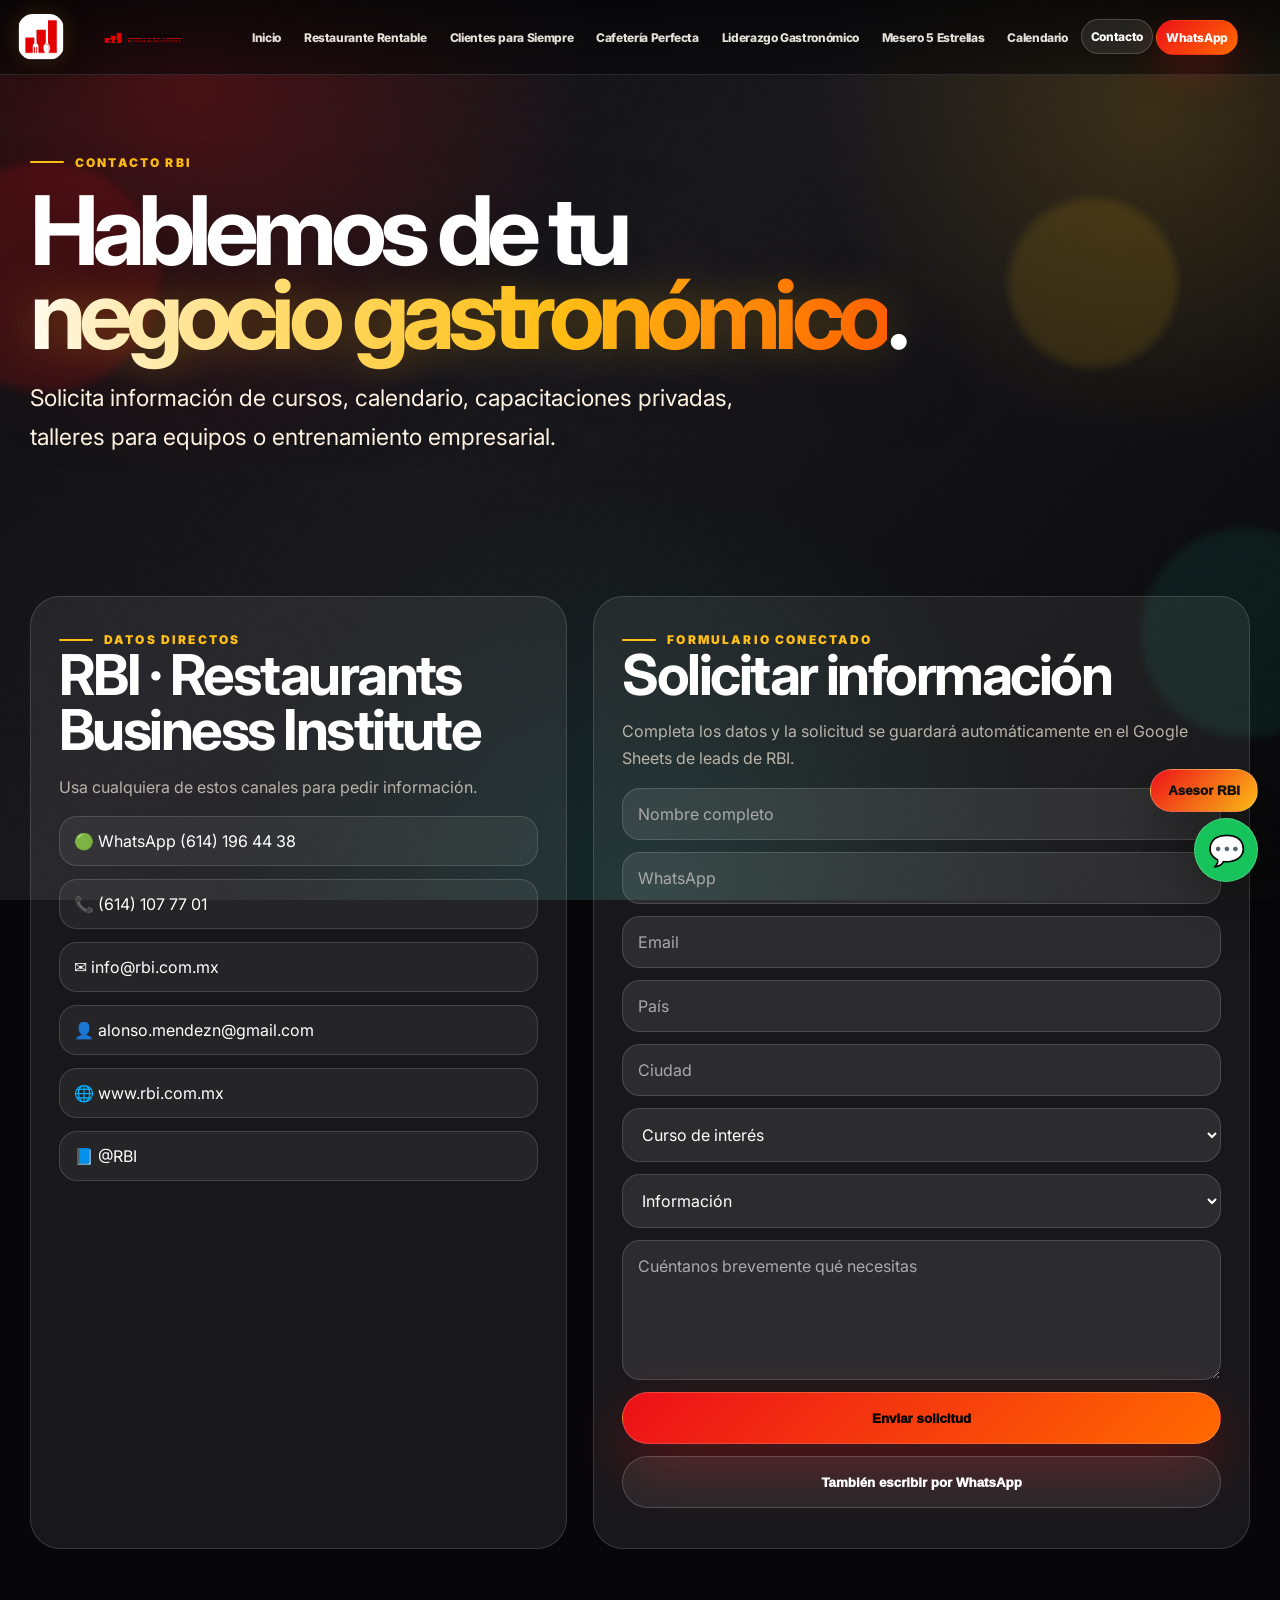
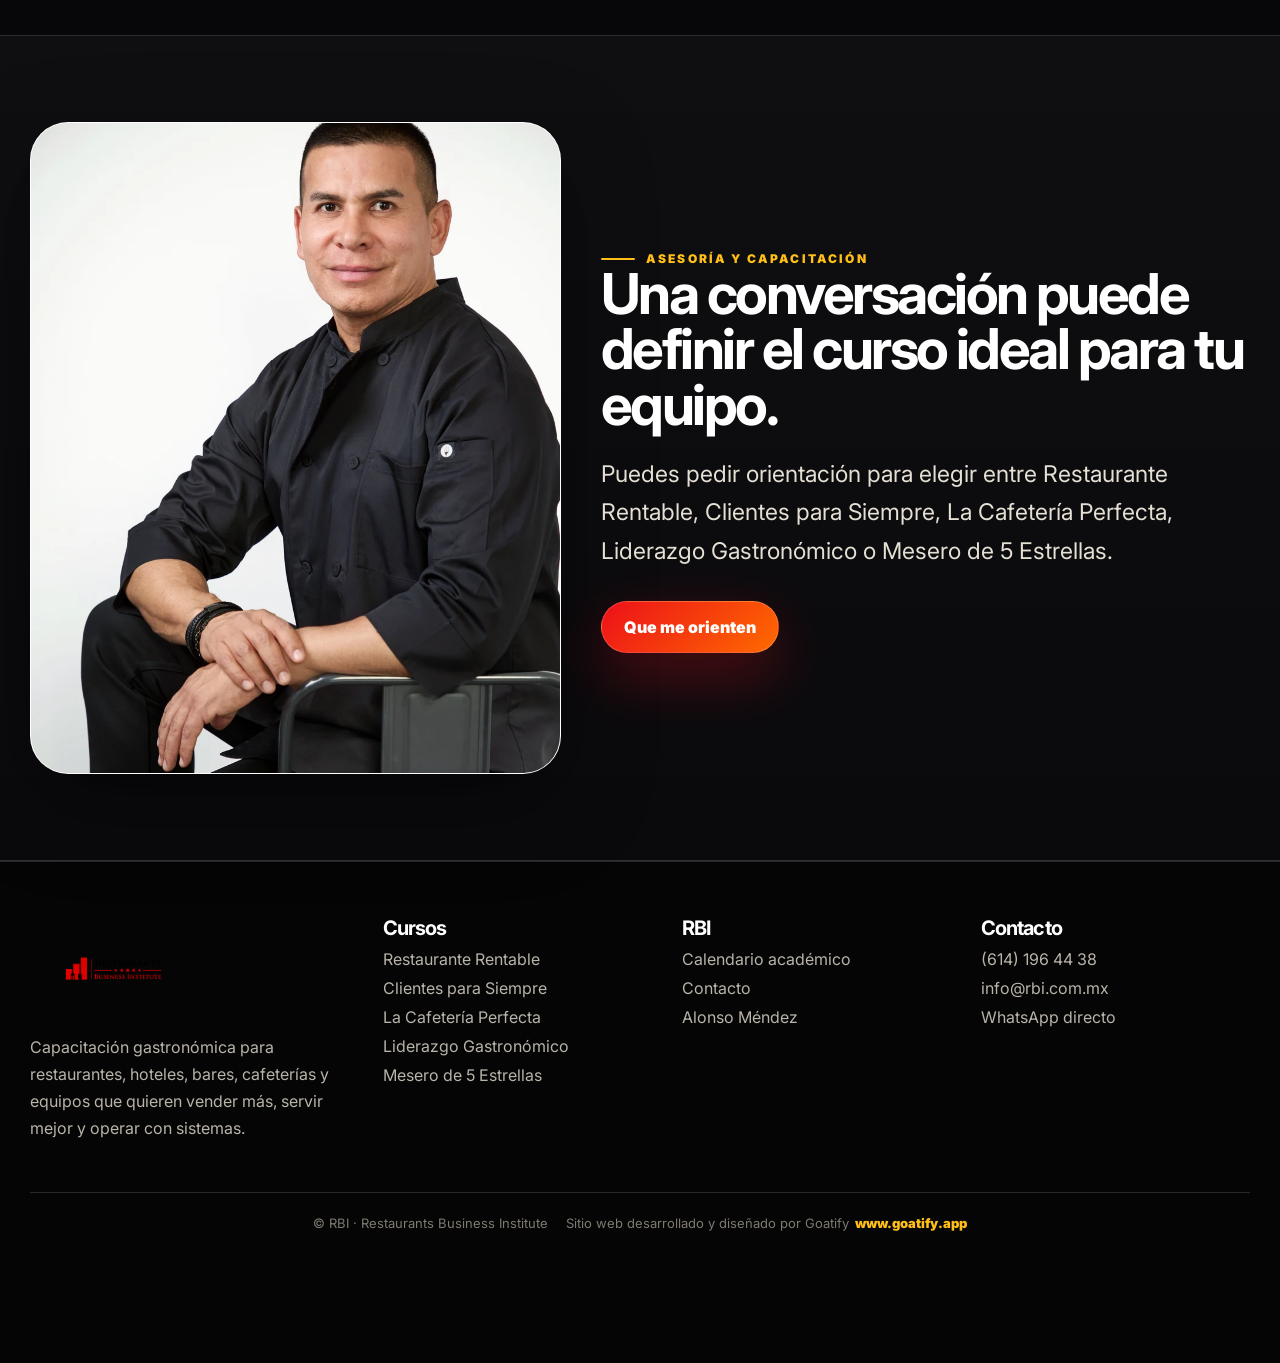
<file: contacto/index.html>
<!doctype html>
<html lang="es">
<head>
  <meta charset="utf-8">
  <meta name="viewport" content="width=device-width, initial-scale=1">
  <title>Contacto RBI | Cursos y capacitación para restaurantes</title>
  <meta name="description" content="Solicita información de cursos RBI, capacitación privada y entrenamientos para restaurantes, hoteles, bares, cafeterías y equipos gastronómicos.">
  <meta name="keywords" content="RBI, Restaurants Business Institute, capacitación gastronómica, cursos para restaurantes, escuela de negocios gastronómicos, barismo, cafetería rentable, servicio al cliente, ventas para restaurantes, liderazgo gastronómico, meseros, hoteles, bares, cafeterías, México">
  <meta name="robots" content="index, follow, max-image-preview:large, max-snippet:-1, max-video-preview:-1">
  <meta name="author" content="RBI · Restaurants Business Institute">
  <meta name="theme-color" content="#060607">
  <meta property="og:locale" content="es_MX">
  <meta name="format-detection" content="telephone=no">
  <meta name="geo.region" content="MX">
  <meta name="geo.placename" content="México">
  <link rel="canonical" href="https://www.rbi.com.mx/contacto/">
  <meta property="og:type" content="website">
  <meta property="og:site_name" content="RBI · Restaurants Business Institute">
  <meta property="og:title" content="Contacto RBI | Cursos y capacitación para restaurantes">
  <meta property="og:description" content="Solicita información de cursos RBI, capacitación privada y entrenamientos para restaurantes, hoteles, bares, cafeterías y equipos gastronómicos.">
  <meta property="og:url" content="https://www.rbi.com.mx/contacto/">
  <meta name="twitter:card" content="summary_large_image">
  <meta name="twitter:title" content="Contacto RBI | Cursos y capacitación para restaurantes">
  <meta name="twitter:description" content="Solicita información de cursos RBI, capacitación privada y entrenamientos para restaurantes, hoteles, bares, cafeterías y equipos gastronómicos.">
  <script type="application/ld+json" id="rbi-seo-schema">{"@context":"https://schema.org","@type":"ContactPage","name":"Contacto RBI - Cursos y capacitación para restaurantes","description":"Solicita información de cursos RBI, capacitación privada y entrenamientos para restaurantes, hoteles, bares, cafeterías y equipos gastronómicos.","url":"https://www.rbi.com.mx/contacto/","provider":{"@type":"EducationalOrganization","name":"RBI · Restaurants Business Institute","url":"https://www.rbi.com.mx/"}}</script>

  <link rel="icon" href="[data-uri]">
  <link rel="preconnect" href="https://fonts.googleapis.com">
  <link rel="preconnect" href="https://fonts.gstatic.com" crossorigin>
  <link href="https://fonts.googleapis.com/css2?family=Inter:wght@500;700;800;900&display=swap" rel="stylesheet">
  <link rel="stylesheet" href="../assets/css/style.css">
  <style id="rbi-inline-critical">

:root{
  --ink:#070707;--black:#09090b;--charcoal:#111114;--panel:#18191d;--panel2:#202126;
  --white:#ffffff;--soft:#f5f2eb;--muted:#b9b4aa;--line:rgba(255,255,255,.14);
  --red:#ec1019;--red2:#9d050b;--gold:#ffbf17;--teal:#22ceb8;--green:#009b67;--purple:#7b65ff;
  --shadow:0 30px 90px rgba(0,0,0,.45);--radius:30px;--max:1220px;
}
*{box-sizing:border-box}html{scroll-behavior:smooth}body{margin:0;font-family:Inter,ui-sans-serif,system-ui,-apple-system,"Segoe UI",Roboto,Arial,sans-serif;background:#060607;color:var(--white);overflow-x:hidden}a{text-decoration:none;color:inherit}img{display:block;max-width:100%}p{color:var(--muted);line-height:1.68}.noise{position:fixed;inset:0;pointer-events:none;z-index:-1;background:radial-gradient(circle at 15% 9%,rgba(236,16,25,.25),transparent 29%),radial-gradient(circle at 90% 12%,rgba(255,191,23,.16),transparent 24%),radial-gradient(circle at 50% 100%,rgba(34,206,184,.13),transparent 38%),linear-gradient(135deg,#08080a 0%,#141318 42%,#030304 100%)}.noise:after{content:"";position:absolute;inset:0;opacity:.13;background-image:url("data:image/svg+xml,%3Csvg xmlns='http://www.w3.org/2000/svg' width='180' height='180'%3E%3Cfilter id='n'%3E%3CfeTurbulence type='fractalNoise' baseFrequency='.85' numOctaves='2' stitchTiles='stitch'/%3E%3C/filter%3E%3Crect width='180' height='180' filter='url(%23n)' opacity='.45'/%3E%3C/svg%3E")}.orb{position:fixed;border-radius:50%;filter:blur(4px);opacity:.55;pointer-events:none;z-index:-1;animation:drift 11s ease-in-out infinite}.orb.one{width:230px;height:230px;background:rgba(236,16,25,.28);left:-70px;top:18%}.orb.two{width:170px;height:170px;background:rgba(255,191,23,.22);right:8%;top:22%;animation-delay:2s}.orb.three{width:210px;height:210px;background:rgba(34,206,184,.15);right:-70px;bottom:18%;animation-delay:4s}@keyframes drift{0%,100%{transform:translate3d(0,0,0) scale(1)}50%{transform:translate3d(22px,-34px,0) scale(1.12)}}
.site-header{position:sticky;top:0;z-index:100;display:flex;justify-content:center;padding:14px 18px;background:linear-gradient(180deg,rgba(5,5,6,.84),rgba(5,5,6,.54));backdrop-filter:blur(22px);border-bottom:1px solid var(--line)}.nav-shell{width:min(var(--max),100%);display:flex;align-items:center;justify-content:space-between;gap:22px}.brand{display:flex;align-items:center;gap:12px}.brand img{width:154px;filter:drop-shadow(0 0 18px rgba(255,255,255,.12))}.brand-mark{width:46px;height:46px;border-radius:15px;background:linear-gradient(135deg,var(--red),var(--gold));display:grid;place-items:center;font-weight:1000;color:#111;box-shadow:0 18px 45px rgba(236,16,25,.28)}.main-nav{display:flex;align-items:center;gap:5px}.nav-link{font-size:13px;font-weight:800;color:#e6e1d8;border:1px solid transparent;border-radius:999px;padding:10px 12px;transition:.22s;white-space:nowrap}.nav-link:hover,.nav-link.active{background:rgba(255,255,255,.09);border-color:rgba(255,255,255,.18);color:#fff;transform:translateY(-1px)}.nav-cta{background:linear-gradient(135deg,var(--red),#ff6a00);box-shadow:0 16px 40px rgba(236,16,25,.25);color:#fff}.menu-btn{display:none;width:46px;height:46px;border:1px solid var(--line);border-radius:15px;background:rgba(255,255,255,.08);padding:10px}.menu-btn span{display:block;height:2px;background:#fff;margin:6px 2px;border-radius:9px}.container{width:min(var(--max),calc(100% - 40px));margin-inline:auto}.hero{position:relative;padding:72px 0 70px;min-height:calc(100vh - 75px);display:grid;align-items:center}.hero-grid{display:grid;grid-template-columns:1.05fr .95fr;gap:54px;align-items:center}.eyebrow{display:inline-flex;align-items:center;gap:11px;font-size:12px;letter-spacing:.18em;text-transform:uppercase;color:var(--gold);font-weight:1000}.eyebrow:before{content:"";width:34px;height:2px;background:currentColor;border-radius:4px}.display{font-size:clamp(48px,7.5vw,104px);line-height:.88;letter-spacing:-.075em;margin:18px 0}.display .stroke{color:transparent;-webkit-text-stroke:1.2px rgba(255,255,255,.75);text-shadow:none}.display .hot{background:linear-gradient(90deg,var(--gold),#fff 25%,var(--red) 72%);-webkit-background-clip:text;background-clip:text;color:transparent;text-shadow:0 0 55px rgba(236,16,25,.18)}h1,h2,h3,h4{margin:0;letter-spacing:-.045em}h1{font-size:clamp(42px,6vw,82px);line-height:.92}h2{font-size:clamp(34px,4.4vw,62px);line-height:.98}h3{font-size:clamp(22px,2.4vw,32px)}h4{font-size:20px}.lead{font-size:clamp(18px,2.15vw,23px);max-width:750px;color:#e6e0d4}.hero-actions,.actions{display:flex;flex-wrap:wrap;gap:13px;margin-top:30px}.btn{display:inline-flex;align-items:center;justify-content:center;gap:10px;min-height:52px;padding:14px 22px;border-radius:999px;border:1px solid rgba(255,255,255,.18);background:linear-gradient(135deg,var(--red),#ff6a00);font-weight:1000;box-shadow:0 22px 60px rgba(236,16,25,.32);transition:.22s}.btn:hover{transform:translateY(-3px);box-shadow:0 28px 75px rgba(236,16,25,.46)}.btn.ghost{background:rgba(255,255,255,.07);box-shadow:none;color:#fff}.btn.dark{background:#111;color:#fff}.btn.small{min-height:42px;padding:10px 15px;font-size:13px}.btn.gold{background:linear-gradient(135deg,var(--gold),#ff7b00);color:#15100a}.metrics{display:grid;grid-template-columns:repeat(3,1fr);gap:12px;margin-top:32px;max-width:720px}.metric{padding:15px 16px;border:1px solid var(--line);border-radius:20px;background:rgba(255,255,255,.06);backdrop-filter:blur(20px)}.metric b{font-size:26px;color:#fff}.metric span{display:block;color:var(--muted);font-size:12px;margin-top:2px}.hero-visual{position:relative}.stage{position:relative;border:1px solid rgba(255,255,255,.18);border-radius:42px;min-height:620px;background:linear-gradient(135deg,rgba(255,255,255,.13),rgba(255,255,255,.04));box-shadow:var(--shadow);overflow:hidden}.stage:before{content:"";position:absolute;inset:-10% -40% auto auto;width:80%;height:55%;background:linear-gradient(135deg,var(--red),var(--gold));transform:rotate(-12deg);opacity:.92;border-radius:0 0 0 90px}.stage:after{content:"RBI";position:absolute;left:-16px;top:30px;font-size:150px;line-height:1;font-weight:1000;color:rgba(255,255,255,.055);letter-spacing:-.08em}.stage .person{position:absolute;right:-20px;bottom:0;width:88%;height:94%;object-fit:cover;object-position:center top;filter:drop-shadow(-24px 12px 60px rgba(0,0,0,.5))}.stage-card{position:absolute;left:22px;bottom:22px;right:22px;background:rgba(6,6,7,.78);backdrop-filter:blur(16px);border:1px solid var(--line);border-radius:26px;padding:18px}.stage-card strong{font-size:21px}.signature-float{width:180px;margin-top:8px;opacity:.95}.bubble{position:absolute;border-radius:999px;background:rgba(255,255,255,.92);color:#111;font-weight:1000;padding:12px 16px;box-shadow:0 20px 55px rgba(0,0,0,.32);animation:float 5.5s ease-in-out infinite}.bubble.b1{top:110px;left:-22px}.bubble.b2{right:-18px;top:240px;background:var(--gold)}.bubble.b3{left:45px;bottom:140px;background:var(--teal)}@keyframes float{0%,100%{transform:translateY(0)}50%{transform:translateY(-15px)}}.section{padding:86px 0}.section.soft{background:linear-gradient(180deg,rgba(255,255,255,.035),rgba(255,255,255,.015));border-block:1px solid var(--line)}.section-head{display:flex;justify-content:space-between;gap:30px;align-items:flex-end;margin-bottom:34px}.section-head.center{display:block;text-align:center;max-width:870px;margin-inline:auto}.section-head.center .eyebrow{justify-content:center}.section-head p{max-width:650px}.grid{display:grid;gap:20px}.grid.three{grid-template-columns:repeat(3,1fr)}.grid.two{grid-template-columns:repeat(2,1fr)}.card{position:relative;border:1px solid var(--line);background:linear-gradient(180deg,rgba(255,255,255,.095),rgba(255,255,255,.045));border-radius:var(--radius);padding:27px;box-shadow:0 20px 70px rgba(0,0,0,.25);overflow:hidden}.card:before{content:"";position:absolute;inset:0;background:radial-gradient(circle at 20% 0,rgba(255,255,255,.14),transparent 30%);pointer-events:none}.card .num{display:inline-grid;place-items:center;width:48px;height:48px;border-radius:16px;background:linear-gradient(135deg,var(--red),var(--gold));color:#111;font-weight:1000;margin-bottom:18px}.route{display:grid;grid-template-columns:repeat(5,1fr);gap:14px}.route-step{position:relative;padding:22px;border-radius:26px;background:#0f1013;border:1px solid var(--line);min-height:190px;overflow:hidden}.route-step b{font-size:42px;color:rgba(255,255,255,.16);line-height:1}.route-step h3{font-size:20px;margin:20px 0 8px}.route-step:nth-child(1){border-top:4px solid var(--red)}.route-step:nth-child(2){border-top:4px solid var(--purple)}.route-step:nth-child(3){border-top:4px solid var(--gold)}.route-step:nth-child(4){border-top:4px solid var(--teal)}.route-step:nth-child(5){border-top:4px solid var(--green)}.course-grid{display:grid;grid-template-columns:repeat(5,1fr);gap:18px}.course-tile{position:relative;min-height:430px;border-radius:34px;overflow:hidden;border:1px solid var(--line);box-shadow:var(--shadow);background:#141414;transition:.28s}.course-tile:hover{transform:translateY(-8px) scale(1.01)}.course-tile img{position:absolute;inset:0;width:100%;height:100%;object-fit:cover;opacity:.72;transition:.35s}.course-tile:hover img{transform:scale(1.06);opacity:.9}.course-tile:after{content:"";position:absolute;inset:0;background:linear-gradient(180deg,transparent 5%,rgba(0,0,0,.2) 36%,rgba(0,0,0,.92) 100%)}.tile-content{position:absolute;z-index:2;left:18px;right:18px;bottom:18px}.tile-icon{font-size:32px}.tile-kicker{font-size:11px;letter-spacing:.16em;text-transform:uppercase;color:var(--gold);font-weight:1000}.tile-content h3{font-size:24px;margin:8px 0}.tile-content p{font-size:14px;margin:0 0 15px;color:#e8e1d7}.chip-row{display:flex;flex-wrap:wrap;gap:8px}.chip{font-size:12px;font-weight:800;color:#fff;background:rgba(255,255,255,.12);border:1px solid var(--line);border-radius:999px;padding:7px 9px}.authority-grid{display:grid;grid-template-columns:.9fr 1.1fr;gap:40px;align-items:center}.photo-frame{border-radius:38px;overflow:hidden;border:1px solid var(--line);box-shadow:var(--shadow);background:#fff}.photo-frame img{width:100%;height:650px;object-fit:cover;object-position:center top}.authority-list{display:grid;grid-template-columns:repeat(2,1fr);gap:12px;margin-top:24px}.authority-item{border:1px solid var(--line);border-radius:20px;padding:16px;background:rgba(255,255,255,.06)}.authority-item b{display:block;color:var(--gold);margin-bottom:4px}.gallery{display:flex;gap:16px;overflow-x:auto;scroll-snap-type:x mandatory;padding:8px 0 18px}.gallery img{height:250px;min-width:250px;object-fit:cover;border-radius:22px;border:1px solid var(--line);box-shadow:0 15px 45px rgba(0,0,0,.25);scroll-snap-align:start}.cta-band{position:relative;overflow:hidden;margin:70px auto 0;border-radius:42px;padding:42px;background:linear-gradient(135deg,var(--red),#ff6000 58%,var(--gold));color:#111;box-shadow:0 35px 100px rgba(236,16,25,.28);display:grid;grid-template-columns:1.2fr auto;gap:24px;align-items:center}.cta-band h2,.cta-band p{color:#111}.cta-band p{font-weight:700}.footer{background:#050505;border-top:1px solid var(--line);padding:54px 0 26px}.footer-grid{display:grid;grid-template-columns:1.2fr repeat(3,1fr);gap:30px}.footer img{width:170px}.footer a{display:block;color:var(--muted);margin:9px 0}.footer-bottom{margin-top:34px;padding-top:22px;border-top:1px solid var(--line);display:flex;justify-content:space-between;gap:18px;flex-wrap:wrap;color:#7e7a72;font-size:13px}
/* Course pages */
.course-hero{padding:72px 0 54px}.course-shell{position:relative;display:grid;grid-template-columns:1.04fr .86fr;gap:44px;align-items:center}.course-copy{position:relative;z-index:2}.course-copy .display{font-size:clamp(46px,6.2vw,88px)}.accent-red{--accent:var(--red)}.accent-teal{--accent:var(--teal)}.accent-green{--accent:var(--green)}.accent-purple{--accent:var(--purple)}.accent-gold{--accent:var(--gold)}.accent-red .eyebrow,.accent-red .hot{color:var(--red)}.accent-teal .eyebrow,.accent-teal .hot{color:var(--teal)}.accent-green .eyebrow,.accent-green .hot{color:var(--green)}.accent-purple .eyebrow,.accent-purple .hot{color:var(--purple)}.accent-gold .eyebrow,.accent-gold .hot{color:var(--gold)}.course-media-card{position:relative;border-radius:42px;overflow:hidden;min-height:650px;border:1px solid var(--line);box-shadow:var(--shadow);background:#111;transform:rotate(1deg)}.course-media-card img{width:100%;height:650px;object-fit:cover}.course-media-card:after{content:"";position:absolute;inset:0;background:linear-gradient(180deg,transparent 0%,rgba(0,0,0,.55) 100%)}.course-floating{position:absolute;z-index:2;left:24px;right:24px;bottom:24px;border:1px solid var(--line);border-radius:24px;background:rgba(0,0,0,.72);backdrop-filter:blur(16px);padding:18px}.problem-grid{display:grid;grid-template-columns:repeat(4,1fr);gap:14px}.problem{border-radius:24px;background:rgba(255,255,255,.07);border:1px solid var(--line);padding:22px}.problem b{font-size:25px;color:var(--accent)}.learn-list{counter-reset:item;display:grid;grid-template-columns:repeat(2,1fr);gap:15px}.learn-item{counter-increment:item;display:flex;gap:14px;padding:18px;border-radius:22px;background:rgba(255,255,255,.065);border:1px solid var(--line);color:#eee}.learn-item:before{content:counter(item,decimal-leading-zero);font-weight:1000;color:var(--accent);min-width:36px}.split{display:grid;grid-template-columns:.88fr 1.12fr;gap:42px;align-items:center}.image-stack{position:relative}.image-stack img{border-radius:34px;border:1px solid var(--line);box-shadow:var(--shadow)}.image-stack .mini{position:absolute;width:42%;right:-16px;bottom:-28px;border:8px solid #070707}.include-grid{display:grid;grid-template-columns:repeat(3,1fr);gap:18px}.include{border:1px solid var(--line);border-radius:24px;background:rgba(255,255,255,.065);padding:22px;min-height:140px}.include .mark{width:42px;height:42px;border-radius:14px;display:grid;place-items:center;background:var(--accent);color:#111;font-weight:1000;margin-bottom:12px}.result-grid{display:grid;grid-template-columns:repeat(6,1fr);gap:12px}.result{min-height:120px;display:grid;place-items:center;text-align:center;border:1px solid color-mix(in srgb,var(--accent) 45%, rgba(255,255,255,.14));border-radius:22px;background:linear-gradient(180deg,color-mix(in srgb,var(--accent) 14%, transparent),rgba(255,255,255,.045));font-weight:1000}.calendar-grid{display:grid;grid-template-columns:repeat(2,1fr);gap:18px}.schedule-card{border:1px solid var(--line);border-radius:28px;background:rgba(255,255,255,.065);padding:24px;display:grid;grid-template-columns:1fr auto;gap:18px;align-items:center}.schedule-card strong{font-size:22px}.date-pill{border:1px solid rgba(255,255,255,.18);background:#fff;color:#111;border-radius:20px;padding:13px 15px;text-align:center;font-weight:1000;min-width:120px}.contact-grid{display:grid;grid-template-columns:.9fr 1.1fr;gap:26px}.contact-card{border:1px solid var(--line);border-radius:30px;background:rgba(255,255,255,.07);padding:28px}.contact-list a{display:flex;align-items:center;gap:12px;margin:13px 0;padding:14px;border-radius:18px;background:rgba(255,255,255,.06);border:1px solid var(--line)}.form-box{display:grid;gap:12px}.form-box input,.form-box select,.form-box textarea{width:100%;background:rgba(255,255,255,.09);border:1px solid var(--line);color:#fff;border-radius:18px;padding:15px;font:inherit}.form-box textarea{min-height:140px}.form-box input::placeholder,.form-box textarea::placeholder{color:#aaa}.bot-launch,.wa-float{position:fixed;right:22px;border-radius:999px;z-index:150;border:1px solid rgba(255,255,255,.22);box-shadow:0 20px 55px rgba(0,0,0,.38);transition:.22s}.wa-float{bottom:22px;width:64px;height:64px;display:grid;place-items:center;background:#16c45b;color:white;font-size:30px}.bot-launch{bottom:96px;background:linear-gradient(135deg,var(--red),var(--gold));color:#111;padding:13px 17px;font-weight:1000}.bot-launch:hover,.wa-float:hover{transform:translateY(-3px)}.chatbot{position:fixed;right:22px;bottom:174px;width:min(420px,calc(100vw - 36px));max-height:70vh;background:rgba(12,12,14,.96);border:1px solid var(--line);border-radius:28px;box-shadow:0 35px 120px rgba(0,0,0,.6);z-index:160;display:none;overflow:hidden;backdrop-filter:blur(20px)}.chatbot.open{display:block}.bot-head{padding:18px 18px;background:linear-gradient(135deg,rgba(236,16,25,.35),rgba(255,191,23,.2));display:flex;justify-content:space-between;align-items:center}.bot-head b{display:block}.bot-head small{color:#e5dfd5}.bot-close{background:rgba(0,0,0,.35);border:1px solid var(--line);color:#fff;border-radius:12px;width:36px;height:36px}.bot-body{padding:16px;overflow:auto;max-height:calc(70vh - 82px)}.msg{margin:10px 0;padding:12px 14px;border-radius:18px;max-width:92%;font-size:14px;line-height:1.45}.msg.bot{background:rgba(255,255,255,.09);border:1px solid var(--line)}.msg.user{background:linear-gradient(135deg,var(--red),#ff6a00);margin-left:auto;color:#fff}.quick{display:flex;flex-wrap:wrap;gap:8px;margin:12px 0}.quick button,.quick a{border:1px solid var(--line);background:rgba(255,255,255,.08);color:#fff;border-radius:999px;padding:9px 11px;font-weight:800;font-size:12px;cursor:pointer}.quick a.whats{background:#16c45b;color:#fff}.bot-input{display:flex;gap:8px;margin-top:12px}.bot-input input{flex:1;border-radius:16px;border:1px solid var(--line);background:rgba(255,255,255,.08);color:#fff;padding:12px}.bot-input button{border:0;border-radius:16px;background:var(--gold);color:#111;font-weight:1000;padding:0 14px}.reveal{opacity:0;transform:translateY(24px);transition:.65s ease}.reveal.in{opacity:1;transform:none}.marquee{display:flex;gap:20px;overflow:hidden;mask-image:linear-gradient(90deg,transparent,#000 10%,#000 90%,transparent)}.marquee-track{display:flex;gap:20px;animation:marquee 35s linear infinite}.marquee img{height:210px;min-width:210px;object-fit:cover;border-radius:22px;border:1px solid var(--line)}@keyframes marquee{to{transform:translateX(-50%)}}.hidden{display:none!important}.form-box select option{background:#111827;color:#fff}.form-box button{cursor:pointer}.form-box button:disabled{opacity:.65;cursor:not-allowed}.form-note{font-size:13px;color:var(--muted);margin:0}.form-box input:focus,.form-box select:focus,.form-box textarea:focus{outline:2px solid rgba(255,191,23,.55);border-color:rgba(255,191,23,.75)}
@media(max-width:1180px){.course-grid{grid-template-columns:repeat(3,1fr)}.route{grid-template-columns:repeat(3,1fr)}.result-grid{grid-template-columns:repeat(3,1fr)}.problem-grid{grid-template-columns:repeat(2,1fr)}}
@media(max-width:920px){.main-nav{position:fixed;left:18px;right:18px;top:78px;display:none;flex-direction:column;align-items:stretch;background:rgba(10,10,12,.96);border:1px solid var(--line);border-radius:24px;padding:14px}.main-nav.open{display:flex}.menu-btn{display:block}.hero-grid,.course-shell,.split,.authority-grid,.contact-grid{grid-template-columns:1fr}.stage,.course-media-card{min-height:540px}.course-grid{grid-template-columns:repeat(2,1fr)}.route{grid-template-columns:repeat(2,1fr)}.grid.three,.grid.two,.include-grid,.calendar-grid{grid-template-columns:1fr}.section-head{display:block}.metrics{grid-template-columns:1fr 1fr}.footer-grid{grid-template-columns:1fr 1fr}.cta-band{grid-template-columns:1fr}.photo-frame img{height:520px}}
@media(max-width:620px){.container{width:min(100% - 28px,var(--max))}.hero{padding-top:42px}.display{font-size:45px}.course-grid,.route,.learn-list,.problem-grid,.result-grid{grid-template-columns:1fr}.stage{min-height:470px}.stage .person{width:100%;right:-55px}.bubble{display:none}.metrics{grid-template-columns:1fr}.footer-grid{grid-template-columns:1fr}.schedule-card{grid-template-columns:1fr}.bot-launch{right:16px;bottom:86px}.wa-float{right:16px;bottom:16px}.chatbot{right:12px;bottom:156px;width:calc(100vw - 24px)}.gallery img{height:210px;min-width:210px}.course-media-card,.course-media-card img{min-height:480px;height:480px}}

/* === RBI V3 emergency inline lock: evita que el sitio salga plano si no carga assets/css desde ZIP === */
html,body{min-height:100%;}body{background:#07070a!important;color:#fff!important}main{display:block}.site-header{display:block}.brand img{max-height:46px}.course-tile img,.photo-frame img,.course-media-card img,.image-stack img,.person{object-fit:cover}.nav-link{white-space:nowrap}.chat-widget,.wa-float{z-index:9999}.rbi-open-note{display:none!important}
@media(max-width:760px){.display{font-size:clamp(2.1rem,10vw,4.4rem)!important}.hero-actions,.actions{align-items:stretch}.btn{text-align:center}.main-nav.open{display:flex!important}.brand img{max-width:170px}}

  

/* === RBI V4 FIXES: menú con nombres reales, tarjetas más legibles y calendario premium === */
@media (min-width:921px){
  .nav-shell{gap:12px;max-width:1380px}.brand img{width:126px}.main-nav{gap:3px;flex:1;justify-content:flex-end}.nav-link{font-size:11.4px;padding:9px 7px;letter-spacing:-.03em}.nav-cta{padding-inline:11px}
}
@media (min-width:1180px){.brand img{width:136px}.nav-link{font-size:12px;padding:9px 9px}}
@media (min-width:1360px){.brand img{width:148px}.nav-link{font-size:12.5px;padding:10px 10px}}
.course-tile img{opacity:.45!important;filter:saturate(1.06) contrast(1.05)}
.course-tile:hover img{opacity:.62!important;transform:scale(1.06)}
.course-tile:after{background:linear-gradient(180deg,rgba(0,0,0,.28) 0%,rgba(0,0,0,.58) 38%,rgba(0,0,0,.96) 100%)!important}
.course-tile .tile-content{left:14px;right:14px;bottom:14px;background:linear-gradient(180deg,rgba(12,12,14,.72),rgba(5,5,6,.92));border:1px solid rgba(255,255,255,.18);border-radius:24px;padding:16px;backdrop-filter:blur(14px);box-shadow:0 18px 55px rgba(0,0,0,.45)}
.tile-content h3,.tile-content p,.tile-kicker,.chip{text-shadow:0 3px 18px rgba(0,0,0,.75)}
.tile-content h3{font-size:clamp(21px,1.9vw,27px)}.tile-content p{color:#fff!important;font-weight:650}.tile-kicker{color:#ffd25a!important}.chip{background:rgba(255,255,255,.18);border-color:rgba(255,255,255,.24)}
.calendar-hero{min-height:auto!important;padding:78px 0 44px!important;overflow:hidden}.calendar-hero .lead{max-width:850px}.calendar-hero .display{font-size:clamp(44px,6vw,88px)}
.calendar-premium{padding-top:46px}.calendar-board{display:grid;grid-template-columns:1.05fr .95fr;gap:22px;align-items:stretch}.calendar-panel,.agenda-panel,.private-panel,.calendar-stat,.calendar-note{position:relative;border:1px solid rgba(255,255,255,.16);background:linear-gradient(180deg,rgba(255,255,255,.105),rgba(255,255,255,.045));border-radius:34px;box-shadow:0 28px 90px rgba(0,0,0,.32);overflow:hidden}.calendar-panel:before,.agenda-panel:before,.private-panel:before{content:"";position:absolute;inset:0;background:radial-gradient(circle at 10% 0,rgba(236,16,25,.20),transparent 34%),radial-gradient(circle at 95% 15%,rgba(255,191,23,.16),transparent 32%);pointer-events:none}.calendar-panel{padding:26px}.agenda-panel{padding:26px}.cal-top{display:flex;justify-content:space-between;gap:16px;align-items:flex-start;margin-bottom:22px}.cal-top h2{font-size:clamp(28px,3.5vw,48px)}.status-pill{display:inline-flex;align-items:center;gap:9px;background:rgba(34,206,184,.14);border:1px solid rgba(34,206,184,.34);color:#ccfff7;border-radius:999px;padding:9px 12px;font-size:12px;font-weight:1000;text-transform:uppercase;letter-spacing:.08em}.status-pill:before{content:"";width:8px;height:8px;border-radius:50%;background:var(--teal);box-shadow:0 0 18px var(--teal)}.month-card{position:relative;z-index:1;background:rgba(0,0,0,.35);border:1px solid rgba(255,255,255,.13);border-radius:28px;padding:18px}.month-head{display:flex;align-items:center;justify-content:space-between;margin-bottom:14px}.month-head strong{font-size:23px}.month-head span{color:var(--gold);font-weight:1000}.weekdays,.month-grid{display:grid;grid-template-columns:repeat(7,1fr);gap:8px}.weekdays span{text-align:center;color:#bfb7aa;font-size:11px;text-transform:uppercase;font-weight:1000}.month-grid span{min-height:44px;border-radius:15px;display:grid;place-items:center;background:rgba(255,255,255,.06);border:1px solid rgba(255,255,255,.08);color:#e8e2d9;font-weight:800}.month-grid span.muted{opacity:.28}.month-grid span.hot-day{background:linear-gradient(135deg,var(--red),#ff7b00);color:#fff;box-shadow:0 14px 32px rgba(236,16,25,.32);border-color:rgba(255,255,255,.28)}.month-grid span.open-day{background:linear-gradient(135deg,var(--gold),#fff0a8);color:#17120b;box-shadow:0 14px 32px rgba(255,191,23,.22)}.calendar-legend{display:flex;flex-wrap:wrap;gap:10px;margin-top:15px}.calendar-legend span{display:inline-flex;align-items:center;gap:7px;font-size:12px;color:#e9e1d7;font-weight:800}.calendar-legend i{width:11px;height:11px;border-radius:50%;display:inline-block}.calendar-legend i.red{background:var(--red)}.calendar-legend i.gold{background:var(--gold)}.calendar-legend i.teal{background:var(--teal)}.agenda-list{position:relative;z-index:1;display:grid;gap:13px}.agenda-item{display:grid;grid-template-columns:auto 1fr;gap:14px;align-items:center;padding:15px;border-radius:23px;background:rgba(0,0,0,.28);border:1px solid rgba(255,255,255,.12);transition:.22s}.agenda-item:hover{transform:translateY(-3px);background:rgba(255,255,255,.08)}.agenda-date{width:78px;border-radius:18px;background:#fff;color:#111;text-align:center;padding:10px 8px;font-weight:1000;box-shadow:0 14px 35px rgba(0,0,0,.28)}.agenda-date small{display:block;font-size:10px;text-transform:uppercase;letter-spacing:.12em}.agenda-date b{display:block;font-size:22px;line-height:1}.agenda-copy strong{font-size:19px;display:block;color:#fff}.agenda-copy p{margin:4px 0 0;color:#ddd;font-size:14px;line-height:1.45}.agenda-copy .micro{display:inline-flex;margin-top:9px;color:#111;background:var(--gold);font-size:11px;font-weight:1000;border-radius:999px;padding:6px 9px;text-transform:uppercase;letter-spacing:.05em}.calendar-stats{display:grid;grid-template-columns:repeat(3,1fr);gap:16px;margin-top:20px}.calendar-stat{padding:21px}.calendar-stat b{font-size:34px;color:#fff}.calendar-stat span{display:block;color:#cfc7bc;font-weight:750}.schedule-card.pro{grid-template-columns:1fr auto;background:linear-gradient(135deg,rgba(255,255,255,.095),rgba(255,255,255,.04));border-color:rgba(255,255,255,.16)}.schedule-card.pro .eyebrow{letter-spacing:.13em}.date-pill.pro{background:linear-gradient(135deg,#fff,var(--gold));box-shadow:0 18px 48px rgba(255,191,23,.2);border:0}.private-panel{margin-top:24px;padding:28px;display:grid;grid-template-columns:1fr auto;gap:22px;align-items:center}.private-panel h2{font-size:clamp(30px,4vw,54px)}.private-panel p{max-width:760px;color:#e9e1d7}.calendar-note{padding:18px 20px;margin-top:18px;color:#e7dfd3;font-weight:800;display:flex;gap:12px;align-items:center}.calendar-note b{color:var(--gold)}
@media(max-width:920px){.calendar-board,.private-panel{grid-template-columns:1fr}.calendar-stats{grid-template-columns:1fr 1fr}.month-grid span{min-height:39px}.agenda-item{grid-template-columns:1fr}.agenda-date{width:100%;display:flex;justify-content:center;gap:8px;align-items:baseline}.schedule-card.pro{grid-template-columns:1fr}}
@media(max-width:620px){.calendar-stats{grid-template-columns:1fr}.calendar-panel,.agenda-panel,.private-panel{border-radius:26px;padding:20px}.month-grid,.weekdays{gap:5px}.month-grid span{min-height:34px;border-radius:11px;font-size:12px}.cal-top{display:block}.status-pill{margin-top:12px}.nav-link{font-size:13px}}

</style>

<style id="rbi-v8-main-courses-clean-responsive">
/* V8: ajuste quirúrgico SOLO para la sección del main "Los 5 cursos RBI" + cards 2 por fila en celular. */
#cursos .course-grid{
  display:grid!important;
  grid-template-columns:repeat(5,minmax(0,1fr))!important;
  gap:18px!important;
  align-items:stretch!important;
}
#cursos .course-tile,
#cursos .course-tile:nth-child(4),
#cursos .course-tile:nth-child(5){
  grid-column:auto!important;
  min-height:0!important;
  height:auto!important;
  aspect-ratio:857/1109!important;
  border-radius:28px!important;
  overflow:hidden!important;
  background:#08080a!important;
  border:1px solid rgba(255,255,255,.18)!important;
  box-shadow:0 24px 70px rgba(0,0,0,.34)!important;
  transform:none;
}
#cursos .course-tile:hover{
  transform:translateY(-6px)!important;
}
#cursos .course-tile img{
  position:absolute!important;
  inset:0!important;
  width:100%!important;
  height:100%!important;
  object-fit:contain!important;
  object-position:center!important;
  opacity:.98!important;
  filter:saturate(1.08) contrast(1.05) brightness(.78)!important;
  transform:none!important;
  background:#08080a!important;
}
#cursos .course-tile:hover img{
  opacity:1!important;
  filter:saturate(1.1) contrast(1.07) brightness(.84)!important;
  transform:none!important;
}
#cursos .course-tile::before{
  content:"";
  position:absolute;
  inset:0;
  z-index:1;
  background:
    linear-gradient(180deg, rgba(0,0,0,.08) 0%, rgba(0,0,0,.10) 38%, rgba(0,0,0,.54) 72%, rgba(0,0,0,.82) 100%),
    radial-gradient(circle at 50% 100%, rgba(0,0,0,.70), transparent 62%);
  pointer-events:none;
}
#cursos .course-tile::after{
  content:"";
  position:absolute;
  inset:0;
  z-index:1;
  background:linear-gradient(90deg, rgba(0,0,0,.16), transparent 28%, transparent 72%, rgba(0,0,0,.16));
  pointer-events:none;
}
#cursos .course-tile .tile-content,
#cursos .course-tile:nth-child(4) .tile-content,
#cursos .course-tile:nth-child(5) .tile-content{
  position:absolute!important;
  z-index:2!important;
  left:13px!important;
  right:13px!important;
  bottom:13px!important;
  width:auto!important;
  padding:0!important;
  background:transparent!important;
  border:0!important;
  border-radius:0!important;
  backdrop-filter:none!important;
  box-shadow:none!important;
}
#cursos .tile-icon{
  display:none!important;
}
#cursos .tile-kicker{
  display:block!important;
  color:#ffd35a!important;
  font-size:9.3px!important;
  line-height:1.25!important;
  letter-spacing:.11em!important;
  font-weight:1000!important;
  text-transform:uppercase!important;
}
#cursos .tile-content h3{
  color:#fff!important;
  font-size:clamp(17px,1.55vw,25px)!important;
  line-height:1.02!important;
  margin:6px 0 7px!important;
  letter-spacing:-.055em!important;
}
#cursos .tile-content p{
  color:#fff!important;
  font-size:11px!important;
  line-height:1.34!important;
  font-weight:800!important;
  margin:0 0 10px!important;
  display:-webkit-box!important;
  -webkit-line-clamp:3!important;
  -webkit-box-orient:vertical!important;
  overflow:hidden!important;
}
#cursos .tile-content h3,
#cursos .tile-content p,
#cursos .tile-kicker,
#cursos .chip{
  text-shadow:0 4px 20px rgba(0,0,0,.98),0 1px 3px rgba(0,0,0,1)!important;
}
#cursos .chip-row{
  display:flex!important;
  flex-wrap:wrap!important;
  gap:7px!important;
}
#cursos .chip{
  font-size:10.5px!important;
  font-weight:1000!important;
  padding:6px 8px!important;
  color:#fff!important;
  background:rgba(255,255,255,.18)!important;
  border:1px solid rgba(255,255,255,.30)!important;
  border-radius:999px!important;
}
@media(max-width:1100px){
  #cursos .course-grid{grid-template-columns:repeat(3,minmax(0,1fr))!important;}
  #cursos .tile-content p{-webkit-line-clamp:3!important;}
}
@media(max-width:720px){
  #cursos .course-grid{grid-template-columns:repeat(2,minmax(0,1fr))!important;gap:10px!important;}
  #cursos .course-tile,
  #cursos .course-tile:nth-child(4),
  #cursos .course-tile:nth-child(5){border-radius:20px!important;}
  #cursos .course-tile .tile-content,
  #cursos .course-tile:nth-child(4) .tile-content,
  #cursos .course-tile:nth-child(5) .tile-content{left:9px!important;right:9px!important;bottom:9px!important;}
  #cursos .tile-kicker{font-size:7.2px!important;letter-spacing:.07em!important;line-height:1.15!important;}
  #cursos .tile-content h3{font-size:15px!important;line-height:1.02!important;margin:4px 0 6px!important;}
  #cursos .tile-content p{display:none!important;}
  #cursos .chip{font-size:8.5px!important;padding:5px 6px!important;}
}
@media(max-width:620px){
  .course-grid{grid-template-columns:repeat(2,minmax(0,1fr))!important;gap:10px!important;}
  .grid.three,.grid.two,.problem-grid,.result-grid,.include-grid,.authority-list{
    grid-template-columns:repeat(2,minmax(0,1fr))!important;
    gap:12px!important;
  }
  .card,.problem-card,.result-card,.include-card,.authority-item{
    padding:14px!important;
    border-radius:18px!important;
  }
  .card h3,.problem-card h3,.result-card h3,.include-card h3,.authority-item h3{
    font-size:16px!important;
    line-height:1.08!important;
  }
  .card p,.problem-card p,.result-card p,.include-card p,.authority-item p{
    font-size:12px!important;
    line-height:1.35!important;
  }
}
</style>



<style id="rbi-v9-final-polish-seo-responsive">
/* V9: ajustes finales solicitados: hero más impactante, métricas mobile en una fila, cards 2x en celular, footer Goatify y flecha subir. */
.display .stroke{
  -webkit-text-stroke:0!important;
  color:transparent!important;
  background:linear-gradient(100deg,#ffffff 0%,#ffdf77 42%,#ffbf17 78%,#ff6a00 100%)!important;
  -webkit-background-clip:text!important;
  background-clip:text!important;
  text-shadow:0 0 38px rgba(255,191,23,.32),0 8px 38px rgba(0,0,0,.42)!important;
  filter:drop-shadow(0 0 10px rgba(255,191,23,.20));
}
.display{
  text-shadow:0 24px 80px rgba(0,0,0,.48);
}
.hero .lead{
  color:#f1eadf!important;
  text-shadow:0 2px 16px rgba(0,0,0,.34);
}
.scroll-top{
  position:fixed;
  right:94px;
  bottom:18px;
  width:54px;
  height:54px;
  border-radius:50%;
  border:1px solid rgba(255,255,255,.22);
  background:linear-gradient(135deg,#ffffff,#ffbf17 58%,#ff6a00);
  color:#14100a;
  display:grid;
  place-items:center;
  font-size:24px;
  font-weight:1000;
  box-shadow:0 18px 55px rgba(0,0,0,.38),0 0 26px rgba(255,191,23,.22);
  z-index:9998;
  cursor:pointer;
  opacity:0;
  visibility:hidden;
  transform:translateY(12px) scale(.94);
  transition:opacity .22s ease,transform .22s ease,visibility .22s ease;
}
.scroll-top.show{opacity:1;visibility:visible;transform:translateY(0) scale(1)}
.scroll-top:hover{transform:translateY(-4px) scale(1.03)}
@media(max-width:620px){
  .metrics{
    grid-template-columns:repeat(3,minmax(0,1fr))!important;
    gap:7px!important;
    max-width:100%!important;
  }
  .metric{
    padding:10px 6px!important;
    border-radius:14px!important;
    text-align:center!important;
  }
  .metric b{font-size:18px!important;line-height:1!important;display:block!important;}
  .metric span{font-size:9.2px!important;line-height:1.12!important;margin-top:5px!important;}
  .grid.three,.grid.two,.problem-grid,.result-grid,.include-grid,.authority-list,.calendar-grid{
    grid-template-columns:repeat(2,minmax(0,1fr))!important;
    gap:12px!important;
  }
  .promise-grid .card:nth-child(3){grid-column:1/-1!important;}
  .card,.problem-card,.result-card,.include-card,.authority-item,.calendar-card{
    padding:14px!important;
    border-radius:18px!important;
  }
  .card h3,.problem-card h3,.result-card h3,.include-card h3,.authority-item h3,.calendar-card h3{
    font-size:16px!important;
    line-height:1.08!important;
  }
  .card p,.problem-card p,.result-card p,.include-card p,.authority-item p,.calendar-card p{
    font-size:12px!important;
    line-height:1.35!important;
  }
  .scroll-top{right:82px;bottom:16px;width:48px;height:48px;font-size:21px;}
}
</style>



<style id="rbi-v11-final-responsive-goatify">
/* V11: ajustes solicitados — menú móvil visible, favicon en marca, footer Goatify clickable, flecha abajo izquierda, SEO/UX pulido. */
.brand-mark{
  color:transparent!important;
  font-size:0!important;
  background-image:url("[data-uri]")!important;
  background-size:cover!important;
  background-position:center!important;
  background-repeat:no-repeat!important;
  border:1px solid rgba(255,255,255,.18)!important;
  box-shadow:0 16px 42px rgba(0,0,0,.28),0 0 22px rgba(255,191,23,.16)!important;
}
.display{
  max-width:1000px!important;
  letter-spacing:-.072em!important;
  text-shadow:0 26px 82px rgba(0,0,0,.52)!important;
  text-wrap:balance;
}
.display .stroke{
  color:#fff7e8!important;
  -webkit-text-stroke:0!important;
  background:none!important;
  text-shadow:0 0 34px rgba(255,255,255,.20),0 12px 44px rgba(0,0,0,.46)!important;
  filter:none!important;
}
.display .hot{
  background:linear-gradient(90deg,#fff 0%,#ffdf77 30%,#ffbf17 62%,#ff5a00 100%)!important;
  -webkit-background-clip:text!important;
  background-clip:text!important;
  color:transparent!important;
  text-shadow:0 0 46px rgba(255,191,23,.28)!important;
}
.hero .lead{
  color:#fff2e1!important;
  text-shadow:0 3px 22px rgba(0,0,0,.42)!important;
}
.scroll-top{
  left:22px!important;
  right:auto!important;
  bottom:22px!important;
  width:50px!important;
  height:50px!important;
  background:rgba(255,255,255,.12)!important;
  color:#fff!important;
  border:1px solid rgba(255,255,255,.22)!important;
  backdrop-filter:blur(14px)!important;
  box-shadow:0 18px 50px rgba(0,0,0,.34)!important;
  z-index:145!important;
}
.scroll-top.show{opacity:.72!important;visibility:visible!important;transform:translateY(0) scale(1)!important;}
.scroll-top:hover{opacity:1!important;transform:translateY(-4px) scale(1.03)!important;}
.wa-float{right:22px!important;bottom:92px!important;z-index:145!important;}
.bot-launch{right:22px!important;bottom:166px!important;z-index:145!important;}
.chatbot{right:22px!important;bottom:246px!important;}
.footer{padding-bottom:132px!important;}
.footer-bottom{
  justify-content:center!important;
  align-items:center!important;
  text-align:center!important;
  gap:10px 18px!important;
}
.footer-bottom span{display:inline-flex;align-items:center;gap:6px;justify-content:center;flex-wrap:wrap;}
.footer-bottom a{
  display:inline!important;
  margin:0!important;
  color:#ffbf17!important;
  font-weight:900!important;
  text-decoration:none!important;
}
.footer-bottom a:hover{color:#fff!important;text-decoration:underline!important;}
@media(max-width:920px){
  .site-header{padding:10px 10px!important;}
  .nav-shell{
    display:grid!important;
    grid-template-columns:1fr!important;
    gap:8px!important;
    align-items:center!important;
  }
  .brand{gap:9px!important;width:max-content!important;}
  .brand-mark{width:38px!important;height:38px!important;border-radius:13px!important;}
  .brand img{width:142px!important;max-width:142px!important;}
  .menu-btn{display:none!important;}
  .main-nav{
    position:static!important;
    left:auto!important;right:auto!important;top:auto!important;
    display:flex!important;
    flex-direction:row!important;
    align-items:center!important;
    gap:6px!important;
    width:100%!important;
    overflow-x:auto!important;
    overflow-y:hidden!important;
    padding:0 0 3px!important;
    border:0!important;
    border-radius:0!important;
    background:transparent!important;
    backdrop-filter:none!important;
    scrollbar-width:none!important;
    -webkit-overflow-scrolling:touch!important;
  }
  .main-nav::-webkit-scrollbar{display:none!important;}
  .nav-link{
    flex:0 0 auto!important;
    font-size:10.5px!important;
    line-height:1!important;
    padding:8px 9px!important;
    border-radius:999px!important;
    letter-spacing:-.02em!important;
  }
  .nav-cta{padding-inline:11px!important;}
  .display{font-size:clamp(43px,12vw,76px)!important;line-height:.9!important;}
}
@media(max-width:620px){
  .container{width:min(100% - 24px,var(--max))!important;}
  .hero{padding-top:34px!important;}
  .display{font-size:clamp(41px,13vw,62px)!important;line-height:.91!important;}
  .hero .lead{font-size:16.5px!important;line-height:1.55!important;}
  .metrics{
    grid-template-columns:repeat(3,minmax(0,1fr))!important;
    gap:7px!important;
    max-width:100%!important;
  }
  .metric{
    padding:10px 5px!important;
    border-radius:14px!important;
    text-align:center!important;
    min-width:0!important;
  }
  .metric b{font-size:18px!important;line-height:1!important;display:block!important;}
  .metric span{font-size:8.8px!important;line-height:1.12!important;margin-top:5px!important;word-break:normal!important;}
  .course-grid,.route,.learn-list,.problem-grid,.result-grid,.include-grid,.calendar-grid,.authority-list,.grid.three,.grid.two{
    grid-template-columns:repeat(2,minmax(0,1fr))!important;
    gap:12px!important;
  }
  .promise-grid .card:nth-child(3){grid-column:1/-1!important;}
  .card,.problem-card,.result-card,.include-card,.authority-item,.calendar-card,.route-step{
    padding:13px!important;
    border-radius:18px!important;
  }
  .card .num{width:36px!important;height:36px!important;border-radius:12px!important;margin-bottom:10px!important;}
  .card h3,.problem-card h3,.result-card h3,.include-card h3,.authority-item h3,.calendar-card h3,.route-step h3{
    font-size:15.5px!important;
    line-height:1.08!important;
  }
  .card p,.problem-card p,.result-card p,.include-card p,.authority-item p,.calendar-card p,.route-step p{
    font-size:11.6px!important;
    line-height:1.34!important;
  }
  .course-tile{min-height:310px!important;border-radius:22px!important;}
  .tile-content{left:10px!important;right:10px!important;bottom:10px!important;}
  .tile-icon{font-size:22px!important;}
  .tile-kicker{font-size:8.2px!important;line-height:1.25!important;letter-spacing:.11em!important;}
  .tile-content h3{font-size:18px!important;line-height:1!important;margin:6px 0!important;}
  .tile-content p{font-size:11px!important;line-height:1.32!important;margin-bottom:9px!important;}
  .chip{font-size:9.5px!important;padding:5px 7px!important;}
  .footer{padding-bottom:170px!important;}
  .footer-bottom{
    display:flex!important;
    flex-direction:column!important;
    justify-content:center!important;
    text-align:center!important;
    line-height:1.55!important;
    padding-inline:16px!important;
  }
  .scroll-top{
    left:14px!important;
    bottom:16px!important;
    width:43px!important;
    height:43px!important;
    font-size:19px!important;
  }
  .wa-float{right:14px!important;bottom:86px!important;width:54px!important;height:54px!important;font-size:25px!important;}
  .bot-launch{right:14px!important;bottom:150px!important;padding:10px 13px!important;font-size:12px!important;}
  .chatbot{right:10px!important;bottom:212px!important;width:calc(100vw - 20px)!important;}
}
</style>



<style id="rbi-v12-mobile-menu-floating-fix">
/* V12: ajuste quirúrgico: menú móvil en 2 filas, WhatsApp arriba junto al logo y flotantes más abajo. */
@media(max-width:920px){
  .site-header{
    padding:9px 10px 10px!important;
  }
  .nav-shell{
    position:relative!important;
    display:grid!important;
    grid-template-columns:1fr!important;
    gap:8px!important;
    align-items:center!important;
    width:100%!important;
  }
  .brand{
    width:auto!important;
    max-width:calc(100% - 96px)!important;
    gap:8px!important;
  }
  .brand-mark{
    width:36px!important;
    height:36px!important;
    min-width:36px!important;
    border-radius:12px!important;
  }
  .brand img{
    width:118px!important;
    max-width:118px!important;
  }
  .menu-btn{
    display:none!important;
  }
  .main-nav{
    position:static!important;
    left:auto!important;
    right:auto!important;
    top:auto!important;
    display:grid!important;
    grid-template-columns:repeat(4,minmax(0,1fr))!important;
    align-items:stretch!important;
    gap:5px!important;
    width:100%!important;
    overflow:visible!important;
    padding:0!important;
    margin:0!important;
    border:0!important;
    border-radius:0!important;
    background:transparent!important;
    backdrop-filter:none!important;
  }
  .main-nav.open{
    display:grid!important;
  }
  .nav-link{
    min-width:0!important;
    width:100%!important;
    display:flex!important;
    align-items:center!important;
    justify-content:center!important;
    text-align:center!important;
    white-space:normal!important;
    font-size:9.4px!important;
    line-height:1.08!important;
    padding:7px 5px!important;
    min-height:34px!important;
    border-radius:999px!important;
    letter-spacing:-.04em!important;
  }
  .nav-cta{
    position:absolute!important;
    top:0!important;
    right:0!important;
    width:auto!important;
    min-width:82px!important;
    max-width:92px!important;
    min-height:36px!important;
    height:36px!important;
    padding:7px 10px!important;
    font-size:10px!important;
    line-height:1!important;
    white-space:nowrap!important;
    z-index:5!important;
    box-shadow:0 10px 28px rgba(236,16,25,.28)!important;
  }
}
@media(max-width:620px){
  .hero{
    padding-top:28px!important;
  }
  .display{
    font-size:clamp(39px,12.5vw,60px)!important;
  }
  .wa-float{
    right:14px!important;
    bottom:18px!important;
    width:54px!important;
    height:54px!important;
    font-size:25px!important;
  }
  .bot-launch{
    right:14px!important;
    bottom:82px!important;
    padding:10px 13px!important;
    font-size:12px!important;
  }
  .chatbot{
    right:10px!important;
    bottom:146px!important;
    width:calc(100vw - 20px)!important;
    max-height:calc(100vh - 178px)!important;
  }
}
@media(min-width:621px){
  .wa-float{
    bottom:18px!important;
  }
  .bot-launch{
    bottom:88px!important;
  }
  .chatbot{
    bottom:154px!important;
  }
}
</style>


<style id="rbi-v13-real-fix">

/* === RBI V13 REAL FIX: mobile header 2 rows + floating buttons lower + solid main title === */
.hero .display .stroke{
  color:#ffffff!important;
  -webkit-text-stroke:0!important;
  text-shadow:0 12px 42px rgba(236,16,25,.22),0 3px 18px rgba(0,0,0,.70)!important;
  background:linear-gradient(90deg,#ffffff 0%,#ffe9a8 46%,#ffffff 100%)!important;
  -webkit-background-clip:text!important;
  background-clip:text!important;
}

@media(max-width:920px){
  .site-header{
    position:sticky!important;
    top:0!important;
    padding:8px 8px 9px!important;
    overflow:visible!important;
  }
  .nav-shell{
    width:100%!important;
    max-width:none!important;
    display:grid!important;
    grid-template-columns:minmax(0,1fr) auto!important;
    grid-template-areas:"brand whats" "nav nav"!important;
    align-items:center!important;
    gap:7px!important;
    position:relative!important;
  }
  .brand{
    grid-area:brand!important;
    min-width:0!important;
    max-width:100%!important;
    width:100%!important;
    display:flex!important;
    align-items:center!important;
    gap:7px!important;
  }
  .brand-mark{
    width:36px!important;
    height:36px!important;
    min-width:36px!important;
    border-radius:11px!important;
  }
  .brand img{
    width:112px!important;
    max-width:112px!important;
    height:auto!important;
    object-fit:contain!important;
  }
  .menu-btn{display:none!important;}
  .main-nav{
    grid-area:nav!important;
    position:relative!important;
    display:grid!important;
    grid-template-columns:repeat(4,minmax(0,1fr))!important;
    gap:5px!important;
    align-items:stretch!important;
    width:100%!important;
    max-width:100%!important;
    padding:0!important;
    margin:0!important;
    border:0!important;
    border-radius:0!important;
    background:transparent!important;
    box-shadow:none!important;
    backdrop-filter:none!important;
    overflow:visible!important;
    left:auto!important;
    right:auto!important;
    top:auto!important;
    flex-direction:unset!important;
  }
  .main-nav.open{display:grid!important;}
  .nav-link{
    min-width:0!important;
    width:100%!important;
    display:flex!important;
    align-items:center!important;
    justify-content:center!important;
    text-align:center!important;
    white-space:normal!important;
    overflow:hidden!important;
    text-overflow:clip!important;
    line-height:1.05!important;
    font-size:9.1px!important;
    letter-spacing:-.055em!important;
    padding:6px 4px!important;
    min-height:33px!important;
    border-radius:999px!important;
  }
  .nav-link.active{box-shadow:inset 0 0 0 1px rgba(255,255,255,.12)!important;}
  .nav-cta{
    grid-area:whats!important;
    position:static!important;
    display:flex!important;
    justify-content:center!important;
    align-items:center!important;
    width:auto!important;
    min-width:86px!important;
    max-width:92px!important;
    height:36px!important;
    min-height:36px!important;
    padding:0 10px!important;
    font-size:10px!important;
    line-height:1!important;
    white-space:nowrap!important;
    margin:0!important;
    z-index:5!important;
  }
  .main-nav .nav-cta{
    position:absolute!important;
    top:-43px!important;
    right:0!important;
  }
  .hero{padding-top:24px!important;}
}

@media(max-width:620px){
  .site-header{padding:7px 7px 8px!important;}
  .brand-mark{width:34px!important;height:34px!important;min-width:34px!important;border-radius:10px!important;}
  .brand img{width:106px!important;max-width:106px!important;}
  .nav-link{
    font-size:8.7px!important;
    min-height:31px!important;
    padding:5px 3px!important;
    letter-spacing:-.065em!important;
  }
  .nav-cta,.main-nav .nav-cta{
    top:-40px!important;
    min-width:82px!important;
    max-width:86px!important;
    height:34px!important;
    min-height:34px!important;
    font-size:9.7px!important;
    padding:0 8px!important;
  }
  .display{font-size:clamp(37px,11.5vw,58px)!important;}
  .wa-float{
    right:10px!important;
    bottom:8px!important;
    width:50px!important;
    height:50px!important;
    font-size:23px!important;
    z-index:9999!important;
  }
  .bot-launch{
    right:10px!important;
    bottom:62px!important;
    min-height:36px!important;
    padding:8px 11px!important;
    font-size:11px!important;
    z-index:9998!important;
  }
  .chatbot{
    right:8px!important;
    bottom:112px!important;
    width:calc(100vw - 16px)!important;
    max-height:calc(100vh - 132px)!important;
  }
  .back-to-top{
    left:10px!important;
    bottom:8px!important;
    width:44px!important;
    height:44px!important;
  }
}

@media(min-width:621px) and (max-width:920px){
  .wa-float{right:14px!important;bottom:12px!important;width:56px!important;height:56px!important;font-size:25px!important;}
  .bot-launch{right:14px!important;bottom:74px!important;font-size:12px!important;padding:10px 13px!important;}
  .chatbot{right:14px!important;bottom:128px!important;}
}

</style>
</head>
<body class="">
<div class="noise"></div><div class="orb one"></div><div class="orb two"></div><div class="orb three"></div>
<header class="site-header">
  <div class="nav-shell">
    <a class="brand" href="../" aria-label="RBI inicio"><span class="brand-mark" aria-hidden="true"></span><img src="[data-uri]" alt="Restaurants Business Institute"></a>
    <button class="menu-btn" id="menuBtn" aria-label="Abrir menú"><span></span><span></span><span></span></button>
    <nav class="main-nav" id="mainNav"><a class="nav-link" href="../">Inicio</a><a class="nav-link" href="../restaurante-rentable/">Restaurante Rentable</a><a class="nav-link" href="../clientes-para-siempre/">Clientes para Siempre</a><a class="nav-link" href="../cafeteria-perfecta/">Cafetería Perfecta</a><a class="nav-link" href="../liderazgo-gastronomico/">Liderazgo Gastronómico</a><a class="nav-link" href="../mesero-5-estrellas/">Mesero 5 Estrellas</a><a class="nav-link" href="../calendario/">Calendario</a><a class="nav-link active" href="../contacto/">Contacto</a><a class="nav-link nav-cta" target="_blank" rel="noopener" href="https://wa.me/526141964438?text=Hola%2C%20quiero%20informaci%C3%B3n%20sobre%20los%20cursos%20de%20RBI.">WhatsApp</a></nav>
  </div>
</header>

<main>
<section class="hero" style="min-height:auto;padding-bottom:30px"><div class="container"><span class="eyebrow">Contacto RBI</span><h1 class="display">Hablemos de tu <span class="hot">negocio gastronómico</span>.</h1><p class="lead">Solicita información de cursos, calendario, capacitaciones privadas, talleres para equipos o entrenamiento empresarial.</p></div></section>
<section class="section"><div class="container contact-grid">
  <div class="contact-card reveal"><span class="eyebrow">Datos directos</span><h2>RBI · Restaurants Business Institute</h2><p>Usa cualquiera de estos canales para pedir información.</p><div class="contact-list"><a target="_blank" rel="noopener" href="https://wa.me/526141964438?text=Hola%2C%20quiero%20informaci%C3%B3n%20de%20RBI%20y%20sus%20cursos%20gastron%C3%B3micos.">🟢 WhatsApp (614) 196 44 38</a><a href="tel:+526141077701">📞 (614) 107 77 01</a><a href="mailto:info@rbi.com.mx">✉️ info@rbi.com.mx</a><a href="mailto:alonso.mendezn@gmail.com">👤 alonso.mendezn@gmail.com</a><a href="https://www.rbi.com.mx" target="_blank" rel="noopener">🌐 www.rbi.com.mx</a><a href="https://facebook.com/RBI" target="_blank" rel="noopener">📘 @RBI</a></div></div>
  <div class="contact-card reveal" id="formulario-rbi"><span class="eyebrow">Formulario conectado</span><h2>Solicitar información</h2><p>Completa los datos y la solicitud se guardará automáticamente en el Google Sheets de leads de RBI.</p><form class="form-box" id="leadForm"><input id="leadName" name="nombre" placeholder="Nombre completo" required><input id="leadWhatsapp" name="whatsapp" placeholder="WhatsApp" required><input id="leadEmail" name="email" type="email" placeholder="Email"><input id="leadPais" name="pais" placeholder="País"><input id="leadCiudad" name="ciudad" placeholder="Ciudad"><select id="leadCourse" name="curso" required><option value="">Curso de interés</option><option>Restaurante Rentable</option><option>Clientes para Siempre</option><option>La Cafetería Perfecta RBI</option><option>Liderazgo Gastronómico</option><option>Mesero de 5 Estrellas</option><option>Capacitación privada para mi equipo</option></select><select id="leadTipo" name="tipoSolicitud"><option>Información</option><option>Inscripción</option><option>Ver contenido</option><option>Contacto general</option><option>WhatsApp</option></select><textarea id="leadMessage" name="mensaje" placeholder="Cuéntanos brevemente qué necesitas"></textarea><button class="btn" type="submit" id="leadSubmit">Enviar solicitud</button><button class="btn ghost" type="button" onclick="contactToWhatsApp()">También escribir por WhatsApp</button><p id="leadStatus" style="margin:0;font-weight:800;color:#ffbf17;"></p></form></div>
</div></section>
<section class="section soft"><div class="container authority-grid"><div class="photo-frame reveal"><img src="[data-uri]" alt="Alonso Méndez"></div><div class="reveal"><span class="eyebrow">Asesoría y capacitación</span><h2>Una conversación puede definir el curso ideal para tu equipo.</h2><p class="lead">Puedes pedir orientación para elegir entre Restaurante Rentable, Clientes para Siempre, La Cafetería Perfecta, Liderazgo Gastronómico o Mesero de 5 Estrellas.</p><div class="actions"><a class="btn" target="_blank" rel="noopener" href="https://wa.me/526141964438?text=Hola%2C%20quiero%20que%20me%20orienten%20para%20elegir%20el%20curso%20RBI%20ideal%20para%20mi%20negocio%20gastron%C3%B3mico.">Que me orienten</a></div></div></div></section>
</main>
<footer class="footer">
  <div class="container footer-grid">
    <div><img src="[data-uri]" alt="RBI"><p>Capacitación gastronómica para restaurantes, hoteles, bares, cafeterías y equipos que quieren vender más, servir mejor y operar con sistemas.</p></div>
    <div><h4>Cursos</h4><a href="../restaurante-rentable/">Restaurante Rentable</a><a href="../clientes-para-siempre/">Clientes para Siempre</a><a href="../cafeteria-perfecta/">La Cafetería Perfecta</a><a href="../liderazgo-gastronomico/">Liderazgo Gastronómico</a><a href="../mesero-5-estrellas/">Mesero de 5 Estrellas</a></div>
    <div><h4>RBI</h4><a href="../calendario/">Calendario académico</a><a href="../contacto/">Contacto</a><a href="../#autoridad">Alonso Méndez</a></div>
    <div><h4>Contacto</h4><a href="tel:+526141964438">(614) 196 44 38</a><a href="mailto:info@rbi.com.mx">info@rbi.com.mx</a><a target="_blank" rel="noopener" href="https://wa.me/526141964438?text=Hola%2C%20quiero%20informaci%C3%B3n%20sobre%20RBI%20y%20sus%20cursos%20gastron%C3%B3micos.">WhatsApp directo</a></div>
  </div>
  <div class="container footer-bottom"><span>© RBI · Restaurants Business Institute</span><span>Sitio web desarrollado y diseñado por Goatify <a target="_blank" rel="noopener" href="https://www.goatify.app">www.goatify.app</a></span></div>
</footer>
<button class="scroll-top" type="button" aria-label="Subir al inicio" title="Subir">↑</button>
<script id="rbi-inline-data">
window.RBI_COURSES = [
  {
    "id": "restaurante-rentable",
    "menu": "Restaurante Rentable",
    "title": "Restaurante Rentable",
    "subtitle": "Cómo dirigir, organizar, atraer clientes, elevar la productividad, las ventas y hacer rentable tu restaurante.",
    "tag": "Entrenamiento intensivo · 10 horas",
    "accent": "red",
    "img": "restaurante-rentable-cover.webp",
    "inside": "restaurante-rentable-inside.webp",
    "pdf": "restaurante-rentable-original.pdf",
    "audience": "Dueños, gerentes, chefs, administradores y equipos que necesitan ordenar la operación y mejorar resultados.",
    "lead": "Un entrenamiento de alto impacto para transformar un restaurante en un negocio más organizado, más productivo y más rentable.",
    "hero_kicker": "Ventas · Sistemas · Productividad",
    "whatsapp": "Hola, quiero información del curso Restaurante Rentable de RBI. Me interesa dirigir, organizar, atraer clientes, elevar productividad, ventas y rentabilidad en mi negocio gastronómico.",
    "learn": [
      "Diseñar sistemas simples para operar mejor desde el primer día.",
      "Incrementar ventas con upsell, cross sell, down sell e ingeniería de menú.",
      "Estandarizar recursos humanos, perfiles, inducción y reglamentos.",
      "Mejorar servicio al cliente, productividad y marketing gastronómico.",
      "Identificar áreas críticas del restaurante y priorizar mejoras de alto impacto.",
      "Construir controles de inventario, mano de obra, metas y seguimiento."
    ],
    "includes": [
      "Más de 120 herramientas y formatos editables.",
      "7 manuales para implementación inmediata.",
      "Plantillas de planificación, metas y operación.",
      "Kits de capacitación para colaboradores.",
      "Metodología basada en restaurantes rentables.",
      "Enfoque en ventas, servicio, RRHH, marketing y productividad."
    ],
    "results": [
      "Restaurante más ordenado",
      "Ventas más inteligentes",
      "Equipo mejor dirigido",
      "Procesos sistematizados",
      "Mayor productividad",
      "Mejor experiencia del cliente"
    ],
    "problem": [
      "El equipo trabaja mucho, pero sin sistema.",
      "Las ventas dependen demasiado del dueño.",
      "No hay controles claros de productividad.",
      "El servicio al cliente no está estandarizado."
    ],
    "icon": "🔥"
  },
  {
    "id": "clientes-para-siempre",
    "menu": "Clientes para Siempre",
    "title": "Clientes para Siempre",
    "subtitle": "Cómo convertir clientes en fans mediante servicio memorable, lealtad, recompra y experiencia irresistible.",
    "tag": "Servicio · Lealtad · Experiencia",
    "accent": "teal",
    "img": "clientes-para-siempre-cover.webp",
    "inside": "clientes-para-siempre-inside.webp",
    "pdf": "clientes-para-siempre-original.pdf",
    "audience": "Restaurantes, hoteles, bares, cafeterías y empresas que quieren elevar recomendación, retorno y reputación.",
    "lead": "Un programa para que los clientes regresen, recomienden y sientan que hacer negocio contigo es fácil, delicioso y memorable.",
    "hero_kicker": "No clientes. Fans sí.",
    "whatsapp": "Hola, quiero información del curso Clientes para Siempre de RBI. Me interesa convertir clientes en fans, mejorar el servicio y construir lealtad en mi negocio gastronómico.",
    "learn": [
      "Construir una estrategia de crecimiento basada en lealtad.",
      "Implementar mejores prácticas de servicio al cliente.",
      "Eliminar fricción, reglas tontas y burocracia innecesaria.",
      "Diseñar experiencias únicas, memorables e irresistibles.",
      "Mejorar reputación mediante publicidad boca a boca.",
      "Medir satisfacción y convertir servicio en impacto financiero."
    ],
    "includes": [
      "Modelo de cultura de servicio.",
      "Herramientas para medir satisfacción.",
      "Estrategias de recomendación y recompra.",
      "Guías para mejorar experiencia del cliente.",
      "Enfoque en felicidad, facilidad y memoria emocional.",
      "Aplicación para restaurante, hotel, bar o cafetería."
    ],
    "results": [
      "Más recompra",
      "Más recomendaciones",
      "Clientes más felices",
      "Menos fricción",
      "Servicio memorable",
      "Fans de la marca"
    ],
    "problem": [
      "Los clientes llegan una vez y no regresan.",
      "El servicio depende del humor del personal.",
      "Hay reglas que complican la experiencia.",
      "No existe una estrategia clara de lealtad."
    ],
    "icon": "💎"
  },
  {
    "id": "cafeteria-perfecta",
    "menu": "La Cafetería Perfecta",
    "title": "La Cafetería Perfecta",
    "subtitle": "Diplomado presencial de barismo, apertura de cafeterías, recetas, costos, bebidas y experiencia cafetera rentable.",
    "tag": "Barismo · Cafetería · Emprendimiento",
    "accent": "green",
    "img": "cafeteria-perfecta-cover.webp",
    "inside": "cafeteria-perfecta-inside.webp",
    "pdf": "cafeteria-perfecta-original.pdf",
    "audience": "Emprendedores, baristas, dueños de cafetería y personas que desean abrir o mejorar una cafetería rentable.",
    "lead": "Un curso para aprender barismo y entender cómo montar una cafetería con menú, costos, métodos, equipo y experiencia de cliente.",
    "hero_kicker": "Café, negocio y experiencia",
    "whatsapp": "Hola, quiero información del Diplomado La Cafetería Perfecta de RBI. Me interesa aprender barismo y abrir o mejorar una cafetería rentable.",
    "learn": [
      "Cuánto dinero se necesita para abrir una cafetería.",
      "Qué bebidas debe tener una cafetería rentable.",
      "Cómo seleccionar café, tuestes, métodos y molinos.",
      "Cómo costear recetas y fijar precios con margen.",
      "Cómo elegir máquina de espresso y equipo de trabajo.",
      "Preparación de espresso, americano, cappuccino, latte, frappé, smoothie, tisanas y bebidas frías."
    ],
    "includes": [
      "Manual del barista y manual del mesero.",
      "100 recetas costeadas en Excel editable.",
      "Lista de insumos de máximos y mínimos.",
      "Guía para elegir café de buena calidad.",
      "Herramientas para sistematizar cafeterías.",
      "Recetarios de frappés, smoothies y granizados."
    ],
    "results": [
      "Menú más rentable",
      "Recetas costeadas",
      "Mejor café",
      "Barismo aplicado",
      "Cafetería más ordenada",
      "Decisiones de inversión claras"
    ],
    "problem": [
      "Quieres abrir cafetería, pero no sabes cuánto invertir.",
      "No tienes menú costeado ni precios claros.",
      "No sabes qué máquina, molino o café elegir.",
      "Quieres bebidas atractivas y rentables."
    ],
    "icon": "☕"
  },
  {
    "id": "liderazgo-gastronomico",
    "menu": "Liderazgo Gastronómico",
    "title": "Liderazgo Gastronómico",
    "subtitle": "Dirección, liderazgo y gestión para managers, gerentes, capitanes, jefes, líderes y supervisores gastronómicos.",
    "tag": "Taller presencial · 5 horas",
    "accent": "purple",
    "img": "liderazgo-gastronomico-cover.webp",
    "inside": "liderazgo-gastronomico-inside.webp",
    "pdf": "liderazgo-gastronomico-original.pdf",
    "audience": "Managers, gerentes, capitanes, líderes, jefes, supervisores y encargados de restaurantes, hoteles, bares y cafeterías.",
    "lead": "Un taller para que los líderes operativos hagan realidad la visión del negocio y dirijan equipos con método, cultura y resultados.",
    "hero_kicker": "Liderar, ejecutar y medir",
    "whatsapp": "Hola, quiero información del curso Liderazgo Gastronómico de RBI. Me interesa capacitar managers, gerentes, capitanes, líderes y supervisores de mi negocio gastronómico.",
    "learn": [
      "Aplicar liderazgo operativo en el negocio real.",
      "Potenciar trabajo en equipo y compromiso.",
      "Comunicar, planear, controlar y ejecutar actividades.",
      "Motivar colaboradores y mejorar clima laboral.",
      "Dar seguimiento al desempeño y metas.",
      "Construir relaciones de confianza dentro del equipo."
    ],
    "includes": [
      "Herramientas de cultura organizacional.",
      "Manual de código de honor en el negocio.",
      "Herramientas de reglas, sanciones y trabajo interior.",
      "Evaluación del gerente y clima laboral.",
      "Programa de capacitación para colaboradores.",
      "Herramientas de productividad, tolerancia y acuerdos."
    ],
    "results": [
      "Líderes con visión",
      "Mejor clima laboral",
      "Equipo alineado",
      "Más rendimiento",
      "Menos improvisación",
      "Supervisión profesional"
    ],
    "problem": [
      "El encargado no sabe reportar ni resolver problemas.",
      "Los colaboradores no están motivados.",
      "Falta disciplina, claridad y seguimiento.",
      "El dueño sigue cargando toda la operación."
    ],
    "icon": "🧠"
  },
  {
    "id": "mesero-5-estrellas",
    "menu": "Mesero de 5 Estrellas",
    "title": "Mesero de 5 Estrellas",
    "subtitle": "La magia de las emociones en las ventas del restaurante: servicio, experiencia, ventas emocionales y cultura de atención.",
    "tag": "Servicio · Ventas · 4 horas",
    "accent": "gold",
    "img": "mesero-5-estrellas-cover.webp",
    "inside": "mesero-5-estrellas-inside.webp",
    "pdf": "mesero-5-estrellas-original.pdf",
    "audience": "Meseros, capitanes, personal de atención, equipos de servicio y restaurantes que quieren mejorar experiencia y ventas.",
    "lead": "Una capacitación directa para que el mesero se convierta en creador de experiencias memorables y vendedor inteligente del restaurante.",
    "hero_kicker": "Servicio que vende",
    "whatsapp": "Hola, quiero información del curso Mesero de 5 Estrellas de RBI. Me interesa capacitar a mi equipo de servicio para vender más y crear mejores experiencias.",
    "learn": [
      "Funciones y responsabilidades del mesero.",
      "Primera impresión y cultura de desempeño.",
      "Cómo entender las necesidades del comensal.",
      "Trabajo en equipo orientado a ventas.",
      "Ventas emocionales y momentos mágicos del servicio.",
      "Guiones para incrementar ventas de manera natural."
    ],
    "includes": [
      "Manual del mesero.",
      "Lista de actividades del mesero.",
      "Estándar de secuencia del servicio.",
      "Checklist de supervisión.",
      "Manual para incrementar ventas.",
      "Kits de capacitación en servicio y manejo higiénico."
    ],
    "results": [
      "Meseros más seguros",
      "Mejor atención",
      "Más ventas",
      "Clientes que regresan",
      "Servicio consistente",
      "Equipo mejor entrenado"
    ],
    "problem": [
      "Los meseros atienden, pero no venden.",
      "El servicio no genera emoción ni memoria.",
      "No hay guiones ni estándares claros.",
      "El cliente no siente una experiencia especial."
    ],
    "icon": "⭐"
  }
];
window.RBI_CONTACT = {
  "phone_display": "(614) 196 44 38",
  "phone2_display": "(614) 107 77 01",
  "phone_wa": "526141964438",
  "email": "info@rbi.com.mx",
  "email2": "alonso.mendezn@gmail.com",
  "web": "www.rbi.com.mx",
  "facebook": "@RBI"
};
window.RBI_LEADS_ENDPOINT = "https://script.google.com/macros/s/AKfycbwrHwt4uicPUYyZgj2h4NaJpLLsW-qVxFIeRW-0tbCsJb_WM29DOY-xy8MjuEfliE_pJA/exec";
</script>
<script id="rbi-inline-main">

const $ = (s, root=document) => root.querySelector(s);
const $$ = (s, root=document) => Array.from(root.querySelectorAll(s));
const wa = (text) => `https://wa.me/${window.RBI_CONTACT.phone_wa}?text=${encodeURIComponent(text)}`;

$('#menuBtn')?.addEventListener('click', () => $('#mainNav')?.classList.toggle('open'));
$$('.nav-link').forEach(a => a.addEventListener('click', () => $('#mainNav')?.classList.remove('open')));

const io = new IntersectionObserver((entries)=>{
  entries.forEach(e => { if(e.isIntersecting) e.target.classList.add('in') })
},{threshold:.12});
$$('.reveal').forEach(el => io.observe(el));

function buildChatbot(){
  const launch = document.createElement('button');
  launch.className='bot-launch'; launch.textContent='Asesor RBI';
  const waBtn = document.createElement('a');
  waBtn.className='wa-float'; waBtn.href=wa('Hola, quiero información sobre los cursos de RBI.'); waBtn.target='_blank'; waBtn.rel='noopener'; waBtn.textContent='💬'; waBtn.setAttribute('aria-label','WhatsApp RBI');
  const panel = document.createElement('div'); panel.className='chatbot';
  panel.innerHTML = `
    <div class="bot-head"><div><b>Asesor RBI</b><small>Guía rápida de cursos gastronómicos</small></div><button class="bot-close">×</button></div>
    <div class="bot-body" id="botBody"></div>`;
  document.body.append(launch, waBtn, panel);
  const body = $('#botBody');
  function bot(html){ const m=document.createElement('div'); m.className='msg bot'; m.innerHTML=html; body.appendChild(m); body.scrollTop=body.scrollHeight; }
  function user(text){ const m=document.createElement('div'); m.className='msg user'; m.textContent=text; body.appendChild(m); body.scrollTop=body.scrollHeight; }
  function buttons(){
    const q=document.createElement('div'); q.className='quick';
    window.RBI_COURSES.forEach(c=>{
      const b=document.createElement('button'); b.textContent=c.title; b.onclick=()=>showCourse(c.id); q.appendChild(b);
    });
    const cal=document.createElement('button'); cal.textContent='Calendario'; cal.onclick=()=>{user('Calendario'); bot('Las fechas pueden configurarse en el calendario académico. También puedes solicitar una fecha privada para tu equipo. <div class="quick"><a href="../calendario/">Ver calendario</a><a class="whats" target="_blank" href="'+wa('Hola, quiero consultar fechas del calendario académico RBI o solicitar una capacitación privada para mi equipo.')+'">Consultar por WhatsApp</a></div>')}; q.appendChild(cal);
    const contact=document.createElement('button'); contact.textContent='Contacto'; contact.onclick=()=>{user('Contacto'); bot('Puedes escribir directamente por WhatsApp o correo. <div class="quick"><a class="whats" target="_blank" href="'+wa('Hola, quiero hablar con RBI para recibir información de cursos y capacitaciones gastronómicas.')+'">WhatsApp</a><a href="../contacto/">Página de contacto</a></div>')}; q.appendChild(contact);
    body.appendChild(q); body.scrollTop=body.scrollHeight;
  }
  function showCourse(id){
    const c=window.RBI_COURSES.find(x=>x.id===id); if(!c) return;
    user(c.title);
    bot(`<b>${c.icon} ${c.title}</b><br>${c.lead}<br><br><b>Ideal para:</b> ${c.audience}<div class="quick"><a href="../${c.id}/">Ver página</a><a class="whats" target="_blank" href="${wa(c.whatsapp)}">Inscribirme por WhatsApp</a></div>`);
  }
  function start(){
    body.innerHTML='';
    bot('Hola, soy el asesor digital de RBI. Te puedo guiar hacia el curso correcto según tu objetivo: vender más, ordenar tu restaurante, capacitar meseros, abrir cafetería, liderar equipo o crear clientes fieles.');
    buttons();
    const form=document.createElement('div'); form.className='bot-input'; form.innerHTML='<input id="botText" placeholder="Escribe: ventas, barismo, meseros, liderazgo..."><button>Enviar</button>'; body.appendChild(form);
    form.querySelector('button').onclick=()=>handle(form.querySelector('input').value);
    form.querySelector('input').addEventListener('keydown',e=>{if(e.key==='Enter')handle(e.target.value)});
  }
  function handle(text){
    text=(text||'').trim(); if(!text) return; user(text);
    $('#botText').value=''; const t=text.toLowerCase();
    let id='restaurante-rentable';
    if(/cafe|cafeter|barismo|barista|espresso|capuccino|latte/.test(t)) id='cafeteria-perfecta';
    else if(/mesero|servicio|emocion|cliente|atencion|ventas emocionales/.test(t)) id='mesero-5-estrellas';
    else if(/lider|gerente|manager|jefe|supervisor|capitan|equipo/.test(t)) id='liderazgo-gastronomico';
    else if(/fan|fidel|lealtad|recompra|regres|experiencia|recomend/.test(t)) id='clientes-para-siempre';
    else if(/rentab|productiv|sistema|organizar|ventas|dirigir|control|inventario/.test(t)) id='restaurante-rentable';
    showCourse(id);
  }
  launch.onclick=()=>{panel.classList.toggle('open'); if(panel.classList.contains('open') && !body.dataset.started){start(); body.dataset.started='1';}};
  $('.bot-close',panel).onclick=()=>panel.classList.remove('open');
}
buildChatbot();


const RBI_LEADS_ENDPOINT = window.RBI_LEADS_ENDPOINT || 'https://script.google.com/macros/s/AKfycbwrHwt4uicPUYyZgj2h4NaJpLLsW-qVxFIeRW-0tbCsJb_WM29DOY-xy8MjuEfliE_pJA/exec';
function getParam(name){ return new URLSearchParams(window.location.search).get(name) || ''; }
function fillLeadFormFromURL(){
  const course = getParam('curso') || getParam('course');
  const tipo = getParam('tipo') || getParam('solicitud');
  const courseEl = $('#leadCourse');
  const tipoEl = $('#leadTipo');
  if(courseEl && course){
    const normalized = course.toLowerCase().replace(/-/g,' ');
    Array.from(courseEl.options).forEach(opt=>{
      const value = opt.value.toLowerCase();
      if(value && (value === course.toLowerCase() || value.includes(normalized) || normalized.includes(value.replace(' rbi','').toLowerCase()))) courseEl.value = opt.value;
    });
  }
  if(tipoEl && tipo){
    Array.from(tipoEl.options).forEach(opt=>{ if(opt.value.toLowerCase() === tipo.toLowerCase()) tipoEl.value = opt.value; });
  }
}
function buildLeadPayload(){
  return {
    nombre: $('#leadName')?.value?.trim() || $('#name')?.value?.trim() || '',
    whatsapp: $('#leadWhatsapp')?.value?.trim() || '',
    email: $('#leadEmail')?.value?.trim() || '',
    pais: $('#leadPais')?.value?.trim() || '',
    ciudad: $('#leadCiudad')?.value?.trim() || '',
    curso: $('#leadCourse')?.value || $('#course')?.value || '',
    tipoSolicitud: $('#leadTipo')?.value || 'Información',
    mensaje: $('#leadMessage')?.value?.trim() || $('#message')?.value?.trim() || '',
    paginaOrigen: document.title || '',
    urlOrigen: window.location.href,
    utmSource: getParam('utm_source'),
    utmMedium: getParam('utm_medium'),
    utmCampaign: getParam('utm_campaign')
  };
}
async function submitLeadToSheets(payload){
  await fetch(RBI_LEADS_ENDPOINT, {
    method: 'POST',
    mode: 'no-cors',
    headers: { 'Content-Type': 'text/plain;charset=utf-8' },
    body: JSON.stringify(payload)
  });
}
function setupLeadForm(){
  fillLeadFormFromURL();
  const form = $('#leadForm');
  if(!form) return;
  const status = $('#leadStatus');
  const btn = $('#leadSubmit');
  form.addEventListener('submit', async (e)=>{
    e.preventDefault();
    const payload = buildLeadPayload();
    if(!payload.nombre || !payload.whatsapp || !payload.curso){
      if(status) status.textContent = 'Completa nombre, WhatsApp y curso de interés.';
      return;
    }
    if(btn){ btn.disabled = true; btn.textContent = 'Enviando...'; }
    if(status) status.textContent = 'Guardando solicitud...';
    try{
      await submitLeadToSheets(payload);
      if(status) status.textContent = 'Solicitud enviada. RBI te contactará pronto.';
      form.reset();
      fillLeadFormFromURL();
    }catch(err){
      if(status) status.textContent = 'No se pudo enviar automáticamente. Puedes escribir por WhatsApp.';
    }finally{
      if(btn){ btn.disabled = false; btn.textContent = 'Enviar solicitud'; }
    }
  });
}

function contactToWhatsApp(){
  const payload = buildLeadPayload();
  const name = payload.nombre || 'un cliente interesado';
  const course = payload.curso || '';
  const msg = payload.mensaje || 'Quiero recibir información.';
  const text=`Hola, soy ${name}. Quiero información de RBI${course ? ' sobre '+course : ''}. ${msg}`;
  window.open(wa(text),'_blank');
}
setupLeadForm();
window.contactToWhatsApp = contactToWhatsApp;
window.submitLeadToSheets = submitLeadToSheets;

</script>

<script id="rbi-v9-scrolltop-js">
(function(){
  const btn = document.querySelector('.scroll-top');
  if(!btn) return;
  const toggle = () => btn.classList.toggle('show', window.scrollY > 420);
  window.addEventListener('scroll', toggle, { passive:true });
  btn.addEventListener('click', () => window.scrollTo({ top:0, behavior:'smooth' }));
  toggle();
})();
</script>

</body>
</html>
</file>
<file: assets/css/style.css>
:root{
  --ink:#070707;--black:#09090b;--charcoal:#111114;--panel:#18191d;--panel2:#202126;
  --white:#ffffff;--soft:#f5f2eb;--muted:#b9b4aa;--line:rgba(255,255,255,.14);
  --red:#ec1019;--red2:#9d050b;--gold:#ffbf17;--teal:#22ceb8;--green:#009b67;--purple:#7b65ff;
  --shadow:0 30px 90px rgba(0,0,0,.45);--radius:30px;--max:1220px;
}
*{box-sizing:border-box}html{scroll-behavior:smooth}body{margin:0;font-family:Inter,ui-sans-serif,system-ui,-apple-system,"Segoe UI",Roboto,Arial,sans-serif;background:#060607;color:var(--white);overflow-x:hidden}a{text-decoration:none;color:inherit}img{display:block;max-width:100%}p{color:var(--muted);line-height:1.68}.noise{position:fixed;inset:0;pointer-events:none;z-index:-1;background:radial-gradient(circle at 15% 9%,rgba(236,16,25,.25),transparent 29%),radial-gradient(circle at 90% 12%,rgba(255,191,23,.16),transparent 24%),radial-gradient(circle at 50% 100%,rgba(34,206,184,.13),transparent 38%),linear-gradient(135deg,#08080a 0%,#141318 42%,#030304 100%)}.noise:after{content:"";position:absolute;inset:0;opacity:.13;background-image:url("data:image/svg+xml,%3Csvg xmlns='http://www.w3.org/2000/svg' width='180' height='180'%3E%3Cfilter id='n'%3E%3CfeTurbulence type='fractalNoise' baseFrequency='.85' numOctaves='2' stitchTiles='stitch'/%3E%3C/filter%3E%3Crect width='180' height='180' filter='url(%23n)' opacity='.45'/%3E%3C/svg%3E")}.orb{position:fixed;border-radius:50%;filter:blur(4px);opacity:.55;pointer-events:none;z-index:-1;animation:drift 11s ease-in-out infinite}.orb.one{width:230px;height:230px;background:rgba(236,16,25,.28);left:-70px;top:18%}.orb.two{width:170px;height:170px;background:rgba(255,191,23,.22);right:8%;top:22%;animation-delay:2s}.orb.three{width:210px;height:210px;background:rgba(34,206,184,.15);right:-70px;bottom:18%;animation-delay:4s}@keyframes drift{0%,100%{transform:translate3d(0,0,0) scale(1)}50%{transform:translate3d(22px,-34px,0) scale(1.12)}}
.site-header{position:sticky;top:0;z-index:100;display:flex;justify-content:center;padding:14px 18px;background:linear-gradient(180deg,rgba(5,5,6,.84),rgba(5,5,6,.54));backdrop-filter:blur(22px);border-bottom:1px solid var(--line)}.nav-shell{width:min(var(--max),100%);display:flex;align-items:center;justify-content:space-between;gap:22px}.brand{display:flex;align-items:center;gap:12px}.brand img{width:154px;filter:drop-shadow(0 0 18px rgba(255,255,255,.12))}.brand-mark{width:46px;height:46px;border-radius:15px;background:linear-gradient(135deg,var(--red),var(--gold));display:grid;place-items:center;font-weight:1000;color:#111;box-shadow:0 18px 45px rgba(236,16,25,.28)}.main-nav{display:flex;align-items:center;gap:5px}.nav-link{font-size:13px;font-weight:800;color:#e6e1d8;border:1px solid transparent;border-radius:999px;padding:10px 12px;transition:.22s;white-space:nowrap}.nav-link:hover,.nav-link.active{background:rgba(255,255,255,.09);border-color:rgba(255,255,255,.18);color:#fff;transform:translateY(-1px)}.nav-cta{background:linear-gradient(135deg,var(--red),#ff6a00);box-shadow:0 16px 40px rgba(236,16,25,.25);color:#fff}.menu-btn{display:none;width:46px;height:46px;border:1px solid var(--line);border-radius:15px;background:rgba(255,255,255,.08);padding:10px}.menu-btn span{display:block;height:2px;background:#fff;margin:6px 2px;border-radius:9px}.container{width:min(var(--max),calc(100% - 40px));margin-inline:auto}.hero{position:relative;padding:72px 0 70px;min-height:calc(100vh - 75px);display:grid;align-items:center}.hero-grid{display:grid;grid-template-columns:1.05fr .95fr;gap:54px;align-items:center}.eyebrow{display:inline-flex;align-items:center;gap:11px;font-size:12px;letter-spacing:.18em;text-transform:uppercase;color:var(--gold);font-weight:1000}.eyebrow:before{content:"";width:34px;height:2px;background:currentColor;border-radius:4px}.display{font-size:clamp(48px,7.5vw,104px);line-height:.88;letter-spacing:-.075em;margin:18px 0}.display .stroke{color:transparent;-webkit-text-stroke:1.2px rgba(255,255,255,.75);text-shadow:none}.display .hot{background:linear-gradient(90deg,var(--gold),#fff 25%,var(--red) 72%);-webkit-background-clip:text;background-clip:text;color:transparent;text-shadow:0 0 55px rgba(236,16,25,.18)}h1,h2,h3,h4{margin:0;letter-spacing:-.045em}h1{font-size:clamp(42px,6vw,82px);line-height:.92}h2{font-size:clamp(34px,4.4vw,62px);line-height:.98}h3{font-size:clamp(22px,2.4vw,32px)}h4{font-size:20px}.lead{font-size:clamp(18px,2.15vw,23px);max-width:750px;color:#e6e0d4}.hero-actions,.actions{display:flex;flex-wrap:wrap;gap:13px;margin-top:30px}.btn{display:inline-flex;align-items:center;justify-content:center;gap:10px;min-height:52px;padding:14px 22px;border-radius:999px;border:1px solid rgba(255,255,255,.18);background:linear-gradient(135deg,var(--red),#ff6a00);font-weight:1000;box-shadow:0 22px 60px rgba(236,16,25,.32);transition:.22s}.btn:hover{transform:translateY(-3px);box-shadow:0 28px 75px rgba(236,16,25,.46)}.btn.ghost{background:rgba(255,255,255,.07);box-shadow:none;color:#fff}.btn.dark{background:#111;color:#fff}.btn.small{min-height:42px;padding:10px 15px;font-size:13px}.btn.gold{background:linear-gradient(135deg,var(--gold),#ff7b00);color:#15100a}.metrics{display:grid;grid-template-columns:repeat(3,1fr);gap:12px;margin-top:32px;max-width:720px}.metric{padding:15px 16px;border:1px solid var(--line);border-radius:20px;background:rgba(255,255,255,.06);backdrop-filter:blur(20px)}.metric b{font-size:26px;color:#fff}.metric span{display:block;color:var(--muted);font-size:12px;margin-top:2px}.hero-visual{position:relative}.stage{position:relative;border:1px solid rgba(255,255,255,.18);border-radius:42px;min-height:620px;background:linear-gradient(135deg,rgba(255,255,255,.13),rgba(255,255,255,.04));box-shadow:var(--shadow);overflow:hidden}.stage:before{content:"";position:absolute;inset:-10% -40% auto auto;width:80%;height:55%;background:linear-gradient(135deg,var(--red),var(--gold));transform:rotate(-12deg);opacity:.92;border-radius:0 0 0 90px}.stage:after{content:"RBI";position:absolute;left:-16px;top:30px;font-size:150px;line-height:1;font-weight:1000;color:rgba(255,255,255,.055);letter-spacing:-.08em}.stage .person{position:absolute;right:-20px;bottom:0;width:88%;height:94%;object-fit:cover;object-position:center top;filter:drop-shadow(-24px 12px 60px rgba(0,0,0,.5))}.stage-card{position:absolute;left:22px;bottom:22px;right:22px;background:rgba(6,6,7,.78);backdrop-filter:blur(16px);border:1px solid var(--line);border-radius:26px;padding:18px}.stage-card strong{font-size:21px}.signature-float{width:180px;margin-top:8px;opacity:.95}.bubble{position:absolute;border-radius:999px;background:rgba(255,255,255,.92);color:#111;font-weight:1000;padding:12px 16px;box-shadow:0 20px 55px rgba(0,0,0,.32);animation:float 5.5s ease-in-out infinite}.bubble.b1{top:110px;left:-22px}.bubble.b2{right:-18px;top:240px;background:var(--gold)}.bubble.b3{left:45px;bottom:140px;background:var(--teal)}@keyframes float{0%,100%{transform:translateY(0)}50%{transform:translateY(-15px)}}.section{padding:86px 0}.section.soft{background:linear-gradient(180deg,rgba(255,255,255,.035),rgba(255,255,255,.015));border-block:1px solid var(--line)}.section-head{display:flex;justify-content:space-between;gap:30px;align-items:flex-end;margin-bottom:34px}.section-head.center{display:block;text-align:center;max-width:870px;margin-inline:auto}.section-head.center .eyebrow{justify-content:center}.section-head p{max-width:650px}.grid{display:grid;gap:20px}.grid.three{grid-template-columns:repeat(3,1fr)}.grid.two{grid-template-columns:repeat(2,1fr)}.card{position:relative;border:1px solid var(--line);background:linear-gradient(180deg,rgba(255,255,255,.095),rgba(255,255,255,.045));border-radius:var(--radius);padding:27px;box-shadow:0 20px 70px rgba(0,0,0,.25);overflow:hidden}.card:before{content:"";position:absolute;inset:0;background:radial-gradient(circle at 20% 0,rgba(255,255,255,.14),transparent 30%);pointer-events:none}.card .num{display:inline-grid;place-items:center;width:48px;height:48px;border-radius:16px;background:linear-gradient(135deg,var(--red),var(--gold));color:#111;font-weight:1000;margin-bottom:18px}.route{display:grid;grid-template-columns:repeat(5,1fr);gap:14px}.route-step{position:relative;padding:22px;border-radius:26px;background:#0f1013;border:1px solid var(--line);min-height:190px;overflow:hidden}.route-step b{font-size:42px;color:rgba(255,255,255,.16);line-height:1}.route-step h3{font-size:20px;margin:20px 0 8px}.route-step:nth-child(1){border-top:4px solid var(--red)}.route-step:nth-child(2){border-top:4px solid var(--purple)}.route-step:nth-child(3){border-top:4px solid var(--gold)}.route-step:nth-child(4){border-top:4px solid var(--teal)}.route-step:nth-child(5){border-top:4px solid var(--green)}.course-grid{display:grid;grid-template-columns:repeat(5,1fr);gap:18px}.course-tile{position:relative;min-height:430px;border-radius:34px;overflow:hidden;border:1px solid var(--line);box-shadow:var(--shadow);background:#141414;transition:.28s}.course-tile:hover{transform:translateY(-8px) scale(1.01)}.course-tile img{position:absolute;inset:0;width:100%;height:100%;object-fit:cover;opacity:.72;transition:.35s}.course-tile:hover img{transform:scale(1.06);opacity:.9}.course-tile:after{content:"";position:absolute;inset:0;background:linear-gradient(180deg,transparent 5%,rgba(0,0,0,.2) 36%,rgba(0,0,0,.92) 100%)}.tile-content{position:absolute;z-index:2;left:18px;right:18px;bottom:18px}.tile-icon{font-size:32px}.tile-kicker{font-size:11px;letter-spacing:.16em;text-transform:uppercase;color:var(--gold);font-weight:1000}.tile-content h3{font-size:24px;margin:8px 0}.tile-content p{font-size:14px;margin:0 0 15px;color:#e8e1d7}.chip-row{display:flex;flex-wrap:wrap;gap:8px}.chip{font-size:12px;font-weight:800;color:#fff;background:rgba(255,255,255,.12);border:1px solid var(--line);border-radius:999px;padding:7px 9px}.authority-grid{display:grid;grid-template-columns:.9fr 1.1fr;gap:40px;align-items:center}.photo-frame{border-radius:38px;overflow:hidden;border:1px solid var(--line);box-shadow:var(--shadow);background:#fff}.photo-frame img{width:100%;height:650px;object-fit:cover;object-position:center top}.authority-list{display:grid;grid-template-columns:repeat(2,1fr);gap:12px;margin-top:24px}.authority-item{border:1px solid var(--line);border-radius:20px;padding:16px;background:rgba(255,255,255,.06)}.authority-item b{display:block;color:var(--gold);margin-bottom:4px}.gallery{display:flex;gap:16px;overflow-x:auto;scroll-snap-type:x mandatory;padding:8px 0 18px}.gallery img{height:250px;min-width:250px;object-fit:cover;border-radius:22px;border:1px solid var(--line);box-shadow:0 15px 45px rgba(0,0,0,.25);scroll-snap-align:start}.cta-band{position:relative;overflow:hidden;margin:70px auto 0;border-radius:42px;padding:42px;background:linear-gradient(135deg,var(--red),#ff6000 58%,var(--gold));color:#111;box-shadow:0 35px 100px rgba(236,16,25,.28);display:grid;grid-template-columns:1.2fr auto;gap:24px;align-items:center}.cta-band h2,.cta-band p{color:#111}.cta-band p{font-weight:700}.footer{background:#050505;border-top:1px solid var(--line);padding:54px 0 26px}.footer-grid{display:grid;grid-template-columns:1.2fr repeat(3,1fr);gap:30px}.footer img{width:170px}.footer a{display:block;color:var(--muted);margin:9px 0}.footer-bottom{margin-top:34px;padding-top:22px;border-top:1px solid var(--line);display:flex;justify-content:space-between;gap:18px;flex-wrap:wrap;color:#7e7a72;font-size:13px}
/* Course pages */
.course-hero{padding:72px 0 54px}.course-shell{position:relative;display:grid;grid-template-columns:1.04fr .86fr;gap:44px;align-items:center}.course-copy{position:relative;z-index:2}.course-copy .display{font-size:clamp(46px,6.2vw,88px)}.accent-red{--accent:var(--red)}.accent-teal{--accent:var(--teal)}.accent-green{--accent:var(--green)}.accent-purple{--accent:var(--purple)}.accent-gold{--accent:var(--gold)}.accent-red .eyebrow,.accent-red .hot{color:var(--red)}.accent-teal .eyebrow,.accent-teal .hot{color:var(--teal)}.accent-green .eyebrow,.accent-green .hot{color:var(--green)}.accent-purple .eyebrow,.accent-purple .hot{color:var(--purple)}.accent-gold .eyebrow,.accent-gold .hot{color:var(--gold)}.course-media-card{position:relative;border-radius:42px;overflow:hidden;min-height:650px;border:1px solid var(--line);box-shadow:var(--shadow);background:#111;transform:rotate(1deg)}.course-media-card img{width:100%;height:650px;object-fit:cover}.course-media-card:after{content:"";position:absolute;inset:0;background:linear-gradient(180deg,transparent 0%,rgba(0,0,0,.55) 100%)}.course-floating{position:absolute;z-index:2;left:24px;right:24px;bottom:24px;border:1px solid var(--line);border-radius:24px;background:rgba(0,0,0,.72);backdrop-filter:blur(16px);padding:18px}.problem-grid{display:grid;grid-template-columns:repeat(4,1fr);gap:14px}.problem{border-radius:24px;background:rgba(255,255,255,.07);border:1px solid var(--line);padding:22px}.problem b{font-size:25px;color:var(--accent)}.learn-list{counter-reset:item;display:grid;grid-template-columns:repeat(2,1fr);gap:15px}.learn-item{counter-increment:item;display:flex;gap:14px;padding:18px;border-radius:22px;background:rgba(255,255,255,.065);border:1px solid var(--line);color:#eee}.learn-item:before{content:counter(item,decimal-leading-zero);font-weight:1000;color:var(--accent);min-width:36px}.split{display:grid;grid-template-columns:.88fr 1.12fr;gap:42px;align-items:center}.image-stack{position:relative}.image-stack img{border-radius:34px;border:1px solid var(--line);box-shadow:var(--shadow)}.image-stack .mini{position:absolute;width:42%;right:-16px;bottom:-28px;border:8px solid #070707}.include-grid{display:grid;grid-template-columns:repeat(3,1fr);gap:18px}.include{border:1px solid var(--line);border-radius:24px;background:rgba(255,255,255,.065);padding:22px;min-height:140px}.include .mark{width:42px;height:42px;border-radius:14px;display:grid;place-items:center;background:var(--accent);color:#111;font-weight:1000;margin-bottom:12px}.result-grid{display:grid;grid-template-columns:repeat(6,1fr);gap:12px}.result{min-height:120px;display:grid;place-items:center;text-align:center;border:1px solid color-mix(in srgb,var(--accent) 45%, rgba(255,255,255,.14));border-radius:22px;background:linear-gradient(180deg,color-mix(in srgb,var(--accent) 14%, transparent),rgba(255,255,255,.045));font-weight:1000}.calendar-grid{display:grid;grid-template-columns:repeat(2,1fr);gap:18px}.schedule-card{border:1px solid var(--line);border-radius:28px;background:rgba(255,255,255,.065);padding:24px;display:grid;grid-template-columns:1fr auto;gap:18px;align-items:center}.schedule-card strong{font-size:22px}.date-pill{border:1px solid rgba(255,255,255,.18);background:#fff;color:#111;border-radius:20px;padding:13px 15px;text-align:center;font-weight:1000;min-width:120px}.contact-grid{display:grid;grid-template-columns:.9fr 1.1fr;gap:26px}.contact-card{border:1px solid var(--line);border-radius:30px;background:rgba(255,255,255,.07);padding:28px}.contact-list a{display:flex;align-items:center;gap:12px;margin:13px 0;padding:14px;border-radius:18px;background:rgba(255,255,255,.06);border:1px solid var(--line)}.form-box{display:grid;gap:12px}.form-box input,.form-box select,.form-box textarea{width:100%;background:rgba(255,255,255,.09);border:1px solid var(--line);color:#fff;border-radius:18px;padding:15px;font:inherit}.form-box textarea{min-height:140px}.form-box input::placeholder,.form-box textarea::placeholder{color:#aaa}.bot-launch,.wa-float{position:fixed;right:22px;border-radius:999px;z-index:150;border:1px solid rgba(255,255,255,.22);box-shadow:0 20px 55px rgba(0,0,0,.38);transition:.22s}.wa-float{bottom:22px;width:64px;height:64px;display:grid;place-items:center;background:#16c45b;color:white;font-size:30px}.bot-launch{bottom:96px;background:linear-gradient(135deg,var(--red),var(--gold));color:#111;padding:13px 17px;font-weight:1000}.bot-launch:hover,.wa-float:hover{transform:translateY(-3px)}.chatbot{position:fixed;right:22px;bottom:174px;width:min(420px,calc(100vw - 36px));max-height:70vh;background:rgba(12,12,14,.96);border:1px solid var(--line);border-radius:28px;box-shadow:0 35px 120px rgba(0,0,0,.6);z-index:160;display:none;overflow:hidden;backdrop-filter:blur(20px)}.chatbot.open{display:block}.bot-head{padding:18px 18px;background:linear-gradient(135deg,rgba(236,16,25,.35),rgba(255,191,23,.2));display:flex;justify-content:space-between;align-items:center}.bot-head b{display:block}.bot-head small{color:#e5dfd5}.bot-close{background:rgba(0,0,0,.35);border:1px solid var(--line);color:#fff;border-radius:12px;width:36px;height:36px}.bot-body{padding:16px;overflow:auto;max-height:calc(70vh - 82px)}.msg{margin:10px 0;padding:12px 14px;border-radius:18px;max-width:92%;font-size:14px;line-height:1.45}.msg.bot{background:rgba(255,255,255,.09);border:1px solid var(--line)}.msg.user{background:linear-gradient(135deg,var(--red),#ff6a00);margin-left:auto;color:#fff}.quick{display:flex;flex-wrap:wrap;gap:8px;margin:12px 0}.quick button,.quick a{border:1px solid var(--line);background:rgba(255,255,255,.08);color:#fff;border-radius:999px;padding:9px 11px;font-weight:800;font-size:12px;cursor:pointer}.quick a.whats{background:#16c45b;color:#fff}.bot-input{display:flex;gap:8px;margin-top:12px}.bot-input input{flex:1;border-radius:16px;border:1px solid var(--line);background:rgba(255,255,255,.08);color:#fff;padding:12px}.bot-input button{border:0;border-radius:16px;background:var(--gold);color:#111;font-weight:1000;padding:0 14px}.reveal{opacity:0;transform:translateY(24px);transition:.65s ease}.reveal.in{opacity:1;transform:none}.marquee{display:flex;gap:20px;overflow:hidden;mask-image:linear-gradient(90deg,transparent,#000 10%,#000 90%,transparent)}.marquee-track{display:flex;gap:20px;animation:marquee 35s linear infinite}.marquee img{height:210px;min-width:210px;object-fit:cover;border-radius:22px;border:1px solid var(--line)}@keyframes marquee{to{transform:translateX(-50%)}}.hidden{display:none!important}
@media(max-width:1180px){.course-grid{grid-template-columns:repeat(3,1fr)}.route{grid-template-columns:repeat(3,1fr)}.result-grid{grid-template-columns:repeat(3,1fr)}.problem-grid{grid-template-columns:repeat(2,1fr)}}
@media(max-width:920px){.main-nav{position:fixed;left:18px;right:18px;top:78px;display:none;flex-direction:column;align-items:stretch;background:rgba(10,10,12,.96);border:1px solid var(--line);border-radius:24px;padding:14px}.main-nav.open{display:flex}.menu-btn{display:block}.hero-grid,.course-shell,.split,.authority-grid,.contact-grid{grid-template-columns:1fr}.stage,.course-media-card{min-height:540px}.course-grid{grid-template-columns:repeat(2,1fr)}.route{grid-template-columns:repeat(2,1fr)}.grid.three,.grid.two,.include-grid,.calendar-grid{grid-template-columns:1fr}.section-head{display:block}.metrics{grid-template-columns:1fr 1fr}.footer-grid{grid-template-columns:1fr 1fr}.cta-band{grid-template-columns:1fr}.photo-frame img{height:520px}}
@media(max-width:620px){.container{width:min(100% - 28px,var(--max))}.hero{padding-top:42px}.display{font-size:45px}.course-grid,.route,.learn-list,.problem-grid,.result-grid{grid-template-columns:1fr}.stage{min-height:470px}.stage .person{width:100%;right:-55px}.bubble{display:none}.metrics{grid-template-columns:1fr}.footer-grid{grid-template-columns:1fr}.schedule-card{grid-template-columns:1fr}.bot-launch{right:16px;bottom:86px}.wa-float{right:16px;bottom:16px}.chatbot{right:12px;bottom:156px;width:calc(100vw - 24px)}.gallery img{height:210px;min-width:210px}.course-media-card,.course-media-card img{min-height:480px;height:480px}}


/* === RBI V4 FIXES: menú con nombres reales, tarjetas más legibles y calendario premium === */
@media (min-width:921px){
  .nav-shell{gap:12px;max-width:1380px}.brand img{width:126px}.main-nav{gap:3px;flex:1;justify-content:flex-end}.nav-link{font-size:11.4px;padding:9px 7px;letter-spacing:-.03em}.nav-cta{padding-inline:11px}
}
@media (min-width:1180px){.brand img{width:136px}.nav-link{font-size:12px;padding:9px 9px}}
@media (min-width:1360px){.brand img{width:148px}.nav-link{font-size:12.5px;padding:10px 10px}}
.course-tile img{opacity:.45!important;filter:saturate(1.06) contrast(1.05)}
.course-tile:hover img{opacity:.62!important;transform:scale(1.06)}
.course-tile:after{background:linear-gradient(180deg,rgba(0,0,0,.28) 0%,rgba(0,0,0,.58) 38%,rgba(0,0,0,.96) 100%)!important}
.course-tile .tile-content{left:14px;right:14px;bottom:14px;background:linear-gradient(180deg,rgba(12,12,14,.72),rgba(5,5,6,.92));border:1px solid rgba(255,255,255,.18);border-radius:24px;padding:16px;backdrop-filter:blur(14px);box-shadow:0 18px 55px rgba(0,0,0,.45)}
.tile-content h3,.tile-content p,.tile-kicker,.chip{text-shadow:0 3px 18px rgba(0,0,0,.75)}
.tile-content h3{font-size:clamp(21px,1.9vw,27px)}.tile-content p{color:#fff!important;font-weight:650}.tile-kicker{color:#ffd25a!important}.chip{background:rgba(255,255,255,.18);border-color:rgba(255,255,255,.24)}
.calendar-hero{min-height:auto!important;padding:78px 0 44px!important;overflow:hidden}.calendar-hero .lead{max-width:850px}.calendar-hero .display{font-size:clamp(44px,6vw,88px)}
.calendar-premium{padding-top:46px}.calendar-board{display:grid;grid-template-columns:1.05fr .95fr;gap:22px;align-items:stretch}.calendar-panel,.agenda-panel,.private-panel,.calendar-stat,.calendar-note{position:relative;border:1px solid rgba(255,255,255,.16);background:linear-gradient(180deg,rgba(255,255,255,.105),rgba(255,255,255,.045));border-radius:34px;box-shadow:0 28px 90px rgba(0,0,0,.32);overflow:hidden}.calendar-panel:before,.agenda-panel:before,.private-panel:before{content:"";position:absolute;inset:0;background:radial-gradient(circle at 10% 0,rgba(236,16,25,.20),transparent 34%),radial-gradient(circle at 95% 15%,rgba(255,191,23,.16),transparent 32%);pointer-events:none}.calendar-panel{padding:26px}.agenda-panel{padding:26px}.cal-top{display:flex;justify-content:space-between;gap:16px;align-items:flex-start;margin-bottom:22px}.cal-top h2{font-size:clamp(28px,3.5vw,48px)}.status-pill{display:inline-flex;align-items:center;gap:9px;background:rgba(34,206,184,.14);border:1px solid rgba(34,206,184,.34);color:#ccfff7;border-radius:999px;padding:9px 12px;font-size:12px;font-weight:1000;text-transform:uppercase;letter-spacing:.08em}.status-pill:before{content:"";width:8px;height:8px;border-radius:50%;background:var(--teal);box-shadow:0 0 18px var(--teal)}.month-card{position:relative;z-index:1;background:rgba(0,0,0,.35);border:1px solid rgba(255,255,255,.13);border-radius:28px;padding:18px}.month-head{display:flex;align-items:center;justify-content:space-between;margin-bottom:14px}.month-head strong{font-size:23px}.month-head span{color:var(--gold);font-weight:1000}.weekdays,.month-grid{display:grid;grid-template-columns:repeat(7,1fr);gap:8px}.weekdays span{text-align:center;color:#bfb7aa;font-size:11px;text-transform:uppercase;font-weight:1000}.month-grid span{min-height:44px;border-radius:15px;display:grid;place-items:center;background:rgba(255,255,255,.06);border:1px solid rgba(255,255,255,.08);color:#e8e2d9;font-weight:800}.month-grid span.muted{opacity:.28}.month-grid span.hot-day{background:linear-gradient(135deg,var(--red),#ff7b00);color:#fff;box-shadow:0 14px 32px rgba(236,16,25,.32);border-color:rgba(255,255,255,.28)}.month-grid span.open-day{background:linear-gradient(135deg,var(--gold),#fff0a8);color:#17120b;box-shadow:0 14px 32px rgba(255,191,23,.22)}.calendar-legend{display:flex;flex-wrap:wrap;gap:10px;margin-top:15px}.calendar-legend span{display:inline-flex;align-items:center;gap:7px;font-size:12px;color:#e9e1d7;font-weight:800}.calendar-legend i{width:11px;height:11px;border-radius:50%;display:inline-block}.calendar-legend i.red{background:var(--red)}.calendar-legend i.gold{background:var(--gold)}.calendar-legend i.teal{background:var(--teal)}.agenda-list{position:relative;z-index:1;display:grid;gap:13px}.agenda-item{display:grid;grid-template-columns:auto 1fr;gap:14px;align-items:center;padding:15px;border-radius:23px;background:rgba(0,0,0,.28);border:1px solid rgba(255,255,255,.12);transition:.22s}.agenda-item:hover{transform:translateY(-3px);background:rgba(255,255,255,.08)}.agenda-date{width:78px;border-radius:18px;background:#fff;color:#111;text-align:center;padding:10px 8px;font-weight:1000;box-shadow:0 14px 35px rgba(0,0,0,.28)}.agenda-date small{display:block;font-size:10px;text-transform:uppercase;letter-spacing:.12em}.agenda-date b{display:block;font-size:22px;line-height:1}.agenda-copy strong{font-size:19px;display:block;color:#fff}.agenda-copy p{margin:4px 0 0;color:#ddd;font-size:14px;line-height:1.45}.agenda-copy .micro{display:inline-flex;margin-top:9px;color:#111;background:var(--gold);font-size:11px;font-weight:1000;border-radius:999px;padding:6px 9px;text-transform:uppercase;letter-spacing:.05em}.calendar-stats{display:grid;grid-template-columns:repeat(3,1fr);gap:16px;margin-top:20px}.calendar-stat{padding:21px}.calendar-stat b{font-size:34px;color:#fff}.calendar-stat span{display:block;color:#cfc7bc;font-weight:750}.schedule-card.pro{grid-template-columns:1fr auto;background:linear-gradient(135deg,rgba(255,255,255,.095),rgba(255,255,255,.04));border-color:rgba(255,255,255,.16)}.schedule-card.pro .eyebrow{letter-spacing:.13em}.date-pill.pro{background:linear-gradient(135deg,#fff,var(--gold));box-shadow:0 18px 48px rgba(255,191,23,.2);border:0}.private-panel{margin-top:24px;padding:28px;display:grid;grid-template-columns:1fr auto;gap:22px;align-items:center}.private-panel h2{font-size:clamp(30px,4vw,54px)}.private-panel p{max-width:760px;color:#e9e1d7}.calendar-note{padding:18px 20px;margin-top:18px;color:#e7dfd3;font-weight:800;display:flex;gap:12px;align-items:center}.calendar-note b{color:var(--gold)}
@media(max-width:920px){.calendar-board,.private-panel{grid-template-columns:1fr}.calendar-stats{grid-template-columns:1fr 1fr}.month-grid span{min-height:39px}.agenda-item{grid-template-columns:1fr}.agenda-date{width:100%;display:flex;justify-content:center;gap:8px;align-items:baseline}.schedule-card.pro{grid-template-columns:1fr}}
@media(max-width:620px){.calendar-stats{grid-template-columns:1fr}.calendar-panel,.agenda-panel,.private-panel{border-radius:26px;padding:20px}.month-grid,.weekdays{gap:5px}.month-grid span{min-height:34px;border-radius:11px;font-size:12px}.cal-top{display:block}.status-pill{margin-top:12px}.nav-link{font-size:13px}}

/* V6 FIX: sección main "Los 5 cursos RBI". Mantiene foto visible y texto legible. */
#cursos .course-tile img{
  opacity:.84!important;
  filter:saturate(1.08) contrast(1.05) brightness(.93)!important;
}
#cursos .course-tile:hover img{
  opacity:.98!important;
  filter:saturate(1.12) contrast(1.08) brightness(1)!important;
  transform:scale(1.055);
}
#cursos .course-tile:after{
  background:linear-gradient(180deg,rgba(0,0,0,.04) 0%,rgba(0,0,0,.10) 30%,rgba(0,0,0,.34) 62%,rgba(0,0,0,.70) 100%)!important;
  pointer-events:none;
}
#cursos .course-tile .tile-content{
  background:linear-gradient(180deg,rgba(8,8,10,.36),rgba(8,8,10,.62))!important;
  border:1px solid rgba(255,255,255,.20)!important;
  border-radius:24px!important;
  padding:16px!important;
  backdrop-filter:blur(8px)!important;
  box-shadow:0 14px 45px rgba(0,0,0,.36)!important;
}
#cursos .tile-content h3,
#cursos .tile-content p,
#cursos .tile-kicker,
#cursos .chip{
  text-shadow:0 3px 16px rgba(0,0,0,.92),0 1px 2px rgba(0,0,0,.9)!important;
}
#cursos .tile-content p{
  color:#fff!important;
  font-weight:650!important;
}
#cursos .chip{
  background:rgba(255,255,255,.16)!important;
  border-color:rgba(255,255,255,.24)!important;
}




/* V8: ajuste quirúrgico SOLO para la sección del main "Los 5 cursos RBI" + cards 2 por fila en celular. */
#cursos .course-grid{
  display:grid!important;
  grid-template-columns:repeat(5,minmax(0,1fr))!important;
  gap:18px!important;
  align-items:stretch!important;
}
#cursos .course-tile,
#cursos .course-tile:nth-child(4),
#cursos .course-tile:nth-child(5){
  grid-column:auto!important;
  min-height:0!important;
  height:auto!important;
  aspect-ratio:857/1109!important;
  border-radius:28px!important;
  overflow:hidden!important;
  background:#08080a!important;
  border:1px solid rgba(255,255,255,.18)!important;
  box-shadow:0 24px 70px rgba(0,0,0,.34)!important;
  transform:none;
}
#cursos .course-tile:hover{
  transform:translateY(-6px)!important;
}
#cursos .course-tile img{
  position:absolute!important;
  inset:0!important;
  width:100%!important;
  height:100%!important;
  object-fit:contain!important;
  object-position:center!important;
  opacity:.98!important;
  filter:saturate(1.08) contrast(1.05) brightness(.78)!important;
  transform:none!important;
  background:#08080a!important;
}
#cursos .course-tile:hover img{
  opacity:1!important;
  filter:saturate(1.1) contrast(1.07) brightness(.84)!important;
  transform:none!important;
}
#cursos .course-tile::before{
  content:"";
  position:absolute;
  inset:0;
  z-index:1;
  background:
    linear-gradient(180deg, rgba(0,0,0,.08) 0%, rgba(0,0,0,.10) 38%, rgba(0,0,0,.54) 72%, rgba(0,0,0,.82) 100%),
    radial-gradient(circle at 50% 100%, rgba(0,0,0,.70), transparent 62%);
  pointer-events:none;
}
#cursos .course-tile::after{
  content:"";
  position:absolute;
  inset:0;
  z-index:1;
  background:linear-gradient(90deg, rgba(0,0,0,.16), transparent 28%, transparent 72%, rgba(0,0,0,.16));
  pointer-events:none;
}
#cursos .course-tile .tile-content,
#cursos .course-tile:nth-child(4) .tile-content,
#cursos .course-tile:nth-child(5) .tile-content{
  position:absolute!important;
  z-index:2!important;
  left:13px!important;
  right:13px!important;
  bottom:13px!important;
  width:auto!important;
  padding:0!important;
  background:transparent!important;
  border:0!important;
  border-radius:0!important;
  backdrop-filter:none!important;
  box-shadow:none!important;
}
#cursos .tile-icon{
  display:none!important;
}
#cursos .tile-kicker{
  display:block!important;
  color:#ffd35a!important;
  font-size:9.3px!important;
  line-height:1.25!important;
  letter-spacing:.11em!important;
  font-weight:1000!important;
  text-transform:uppercase!important;
}
#cursos .tile-content h3{
  color:#fff!important;
  font-size:clamp(17px,1.55vw,25px)!important;
  line-height:1.02!important;
  margin:6px 0 7px!important;
  letter-spacing:-.055em!important;
}
#cursos .tile-content p{
  color:#fff!important;
  font-size:11px!important;
  line-height:1.34!important;
  font-weight:800!important;
  margin:0 0 10px!important;
  display:-webkit-box!important;
  -webkit-line-clamp:3!important;
  -webkit-box-orient:vertical!important;
  overflow:hidden!important;
}
#cursos .tile-content h3,
#cursos .tile-content p,
#cursos .tile-kicker,
#cursos .chip{
  text-shadow:0 4px 20px rgba(0,0,0,.98),0 1px 3px rgba(0,0,0,1)!important;
}
#cursos .chip-row{
  display:flex!important;
  flex-wrap:wrap!important;
  gap:7px!important;
}
#cursos .chip{
  font-size:10.5px!important;
  font-weight:1000!important;
  padding:6px 8px!important;
  color:#fff!important;
  background:rgba(255,255,255,.18)!important;
  border:1px solid rgba(255,255,255,.30)!important;
  border-radius:999px!important;
}
@media(max-width:1100px){
  #cursos .course-grid{grid-template-columns:repeat(3,minmax(0,1fr))!important;}
  #cursos .tile-content p{-webkit-line-clamp:3!important;}
}
@media(max-width:720px){
  #cursos .course-grid{grid-template-columns:repeat(2,minmax(0,1fr))!important;gap:10px!important;}
  #cursos .course-tile,
  #cursos .course-tile:nth-child(4),
  #cursos .course-tile:nth-child(5){border-radius:20px!important;}
  #cursos .course-tile .tile-content,
  #cursos .course-tile:nth-child(4) .tile-content,
  #cursos .course-tile:nth-child(5) .tile-content{left:9px!important;right:9px!important;bottom:9px!important;}
  #cursos .tile-kicker{font-size:7.2px!important;letter-spacing:.07em!important;line-height:1.15!important;}
  #cursos .tile-content h3{font-size:15px!important;line-height:1.02!important;margin:4px 0 6px!important;}
  #cursos .tile-content p{display:none!important;}
  #cursos .chip{font-size:8.5px!important;padding:5px 6px!important;}
}
@media(max-width:620px){
  .course-grid{grid-template-columns:repeat(2,minmax(0,1fr))!important;gap:10px!important;}
  .grid.three,.grid.two,.problem-grid,.result-grid,.include-grid,.authority-list{
    grid-template-columns:repeat(2,minmax(0,1fr))!important;
    gap:12px!important;
  }
  .card,.problem-card,.result-card,.include-card,.authority-item{
    padding:14px!important;
    border-radius:18px!important;
  }
  .card h3,.problem-card h3,.result-card h3,.include-card h3,.authority-item h3{
    font-size:16px!important;
    line-height:1.08!important;
  }
  .card p,.problem-card p,.result-card p,.include-card p,.authority-item p{
    font-size:12px!important;
    line-height:1.35!important;
  }
}




/* V12: ajuste quirúrgico: menú móvil en 2 filas, WhatsApp arriba junto al logo y flotantes más abajo. */
/* V12: ajuste quirúrgico: menú móvil en 2 filas, WhatsApp arriba junto al logo y flotantes más abajo. */
@media(max-width:920px){
  .site-header{
    padding:9px 10px 10px!important;
  }
  .nav-shell{
    position:relative!important;
    display:grid!important;
    grid-template-columns:1fr!important;
    gap:8px!important;
    align-items:center!important;
    width:100%!important;
  }
  .brand{
    width:auto!important;
    max-width:calc(100% - 96px)!important;
    gap:8px!important;
  }
  .brand-mark{
    width:36px!important;
    height:36px!important;
    min-width:36px!important;
    border-radius:12px!important;
  }
  .brand img{
    width:118px!important;
    max-width:118px!important;
  }
  .menu-btn{
    display:none!important;
  }
  .main-nav{
    position:static!important;
    left:auto!important;
    right:auto!important;
    top:auto!important;
    display:grid!important;
    grid-template-columns:repeat(4,minmax(0,1fr))!important;
    align-items:stretch!important;
    gap:5px!important;
    width:100%!important;
    overflow:visible!important;
    padding:0!important;
    margin:0!important;
    border:0!important;
    border-radius:0!important;
    background:transparent!important;
    backdrop-filter:none!important;
  }
  .main-nav.open{
    display:grid!important;
  }
  .nav-link{
    min-width:0!important;
    width:100%!important;
    display:flex!important;
    align-items:center!important;
    justify-content:center!important;
    text-align:center!important;
    white-space:normal!important;
    font-size:9.4px!important;
    line-height:1.08!important;
    padding:7px 5px!important;
    min-height:34px!important;
    border-radius:999px!important;
    letter-spacing:-.04em!important;
  }
  .nav-cta{
    position:absolute!important;
    top:0!important;
    right:0!important;
    width:auto!important;
    min-width:82px!important;
    max-width:92px!important;
    min-height:36px!important;
    height:36px!important;
    padding:7px 10px!important;
    font-size:10px!important;
    line-height:1!important;
    white-space:nowrap!important;
    z-index:5!important;
    box-shadow:0 10px 28px rgba(236,16,25,.28)!important;
  }
}
@media(max-width:620px){
  .hero{
    padding-top:28px!important;
  }
  .display{
    font-size:clamp(39px,12.5vw,60px)!important;
  }
  .wa-float{
    right:14px!important;
    bottom:18px!important;
    width:54px!important;
    height:54px!important;
    font-size:25px!important;
  }
  .bot-launch{
    right:14px!important;
    bottom:82px!important;
    padding:10px 13px!important;
    font-size:12px!important;
  }
  .chatbot{
    right:10px!important;
    bottom:146px!important;
    width:calc(100vw - 20px)!important;
    max-height:calc(100vh - 178px)!important;
  }
}
@media(min-width:621px){
  .wa-float{
    bottom:18px!important;
  }
  .bot-launch{
    bottom:88px!important;
  }
  .chatbot{
    bottom:154px!important;
  }
}



/* === RBI V13 REAL FIX: mobile header 2 rows + floating buttons lower + solid main title === */
.hero .display .stroke{
  color:#ffffff!important;
  -webkit-text-stroke:0!important;
  text-shadow:0 12px 42px rgba(236,16,25,.22),0 3px 18px rgba(0,0,0,.70)!important;
  background:linear-gradient(90deg,#ffffff 0%,#ffe9a8 46%,#ffffff 100%)!important;
  -webkit-background-clip:text!important;
  background-clip:text!important;
}

@media(max-width:920px){
  .site-header{
    position:sticky!important;
    top:0!important;
    padding:8px 8px 9px!important;
    overflow:visible!important;
  }
  .nav-shell{
    width:100%!important;
    max-width:none!important;
    display:grid!important;
    grid-template-columns:minmax(0,1fr) auto!important;
    grid-template-areas:"brand whats" "nav nav"!important;
    align-items:center!important;
    gap:7px!important;
    position:relative!important;
  }
  .brand{
    grid-area:brand!important;
    min-width:0!important;
    max-width:100%!important;
    width:100%!important;
    display:flex!important;
    align-items:center!important;
    gap:7px!important;
  }
  .brand-mark{
    width:36px!important;
    height:36px!important;
    min-width:36px!important;
    border-radius:11px!important;
  }
  .brand img{
    width:112px!important;
    max-width:112px!important;
    height:auto!important;
    object-fit:contain!important;
  }
  .menu-btn{display:none!important;}
  .main-nav{
    grid-area:nav!important;
    position:relative!important;
    display:grid!important;
    grid-template-columns:repeat(4,minmax(0,1fr))!important;
    gap:5px!important;
    align-items:stretch!important;
    width:100%!important;
    max-width:100%!important;
    padding:0!important;
    margin:0!important;
    border:0!important;
    border-radius:0!important;
    background:transparent!important;
    box-shadow:none!important;
    backdrop-filter:none!important;
    overflow:visible!important;
    left:auto!important;
    right:auto!important;
    top:auto!important;
    flex-direction:unset!important;
  }
  .main-nav.open{display:grid!important;}
  .nav-link{
    min-width:0!important;
    width:100%!important;
    display:flex!important;
    align-items:center!important;
    justify-content:center!important;
    text-align:center!important;
    white-space:normal!important;
    overflow:hidden!important;
    text-overflow:clip!important;
    line-height:1.05!important;
    font-size:9.1px!important;
    letter-spacing:-.055em!important;
    padding:6px 4px!important;
    min-height:33px!important;
    border-radius:999px!important;
  }
  .nav-link.active{box-shadow:inset 0 0 0 1px rgba(255,255,255,.12)!important;}
  .nav-cta{
    grid-area:whats!important;
    position:static!important;
    display:flex!important;
    justify-content:center!important;
    align-items:center!important;
    width:auto!important;
    min-width:86px!important;
    max-width:92px!important;
    height:36px!important;
    min-height:36px!important;
    padding:0 10px!important;
    font-size:10px!important;
    line-height:1!important;
    white-space:nowrap!important;
    margin:0!important;
    z-index:5!important;
  }
  .main-nav .nav-cta{
    position:absolute!important;
    top:-43px!important;
    right:0!important;
  }
  .hero{padding-top:24px!important;}
}

@media(max-width:620px){
  .site-header{padding:7px 7px 8px!important;}
  .brand-mark{width:34px!important;height:34px!important;min-width:34px!important;border-radius:10px!important;}
  .brand img{width:106px!important;max-width:106px!important;}
  .nav-link{
    font-size:8.7px!important;
    min-height:31px!important;
    padding:5px 3px!important;
    letter-spacing:-.065em!important;
  }
  .nav-cta,.main-nav .nav-cta{
    top:-40px!important;
    min-width:82px!important;
    max-width:86px!important;
    height:34px!important;
    min-height:34px!important;
    font-size:9.7px!important;
    padding:0 8px!important;
  }
  .display{font-size:clamp(37px,11.5vw,58px)!important;}
  .wa-float{
    right:10px!important;
    bottom:8px!important;
    width:50px!important;
    height:50px!important;
    font-size:23px!important;
    z-index:9999!important;
  }
  .bot-launch{
    right:10px!important;
    bottom:62px!important;
    min-height:36px!important;
    padding:8px 11px!important;
    font-size:11px!important;
    z-index:9998!important;
  }
  .chatbot{
    right:8px!important;
    bottom:112px!important;
    width:calc(100vw - 16px)!important;
    max-height:calc(100vh - 132px)!important;
  }
  .back-to-top{
    left:10px!important;
    bottom:8px!important;
    width:44px!important;
    height:44px!important;
  }
}

@media(min-width:621px) and (max-width:920px){
  .wa-float{right:14px!important;bottom:12px!important;width:56px!important;height:56px!important;font-size:25px!important;}
  .bot-launch{right:14px!important;bottom:74px!important;font-size:12px!important;padding:10px 13px!important;}
  .chatbot{right:14px!important;bottom:128px!important;}
}
</file>
